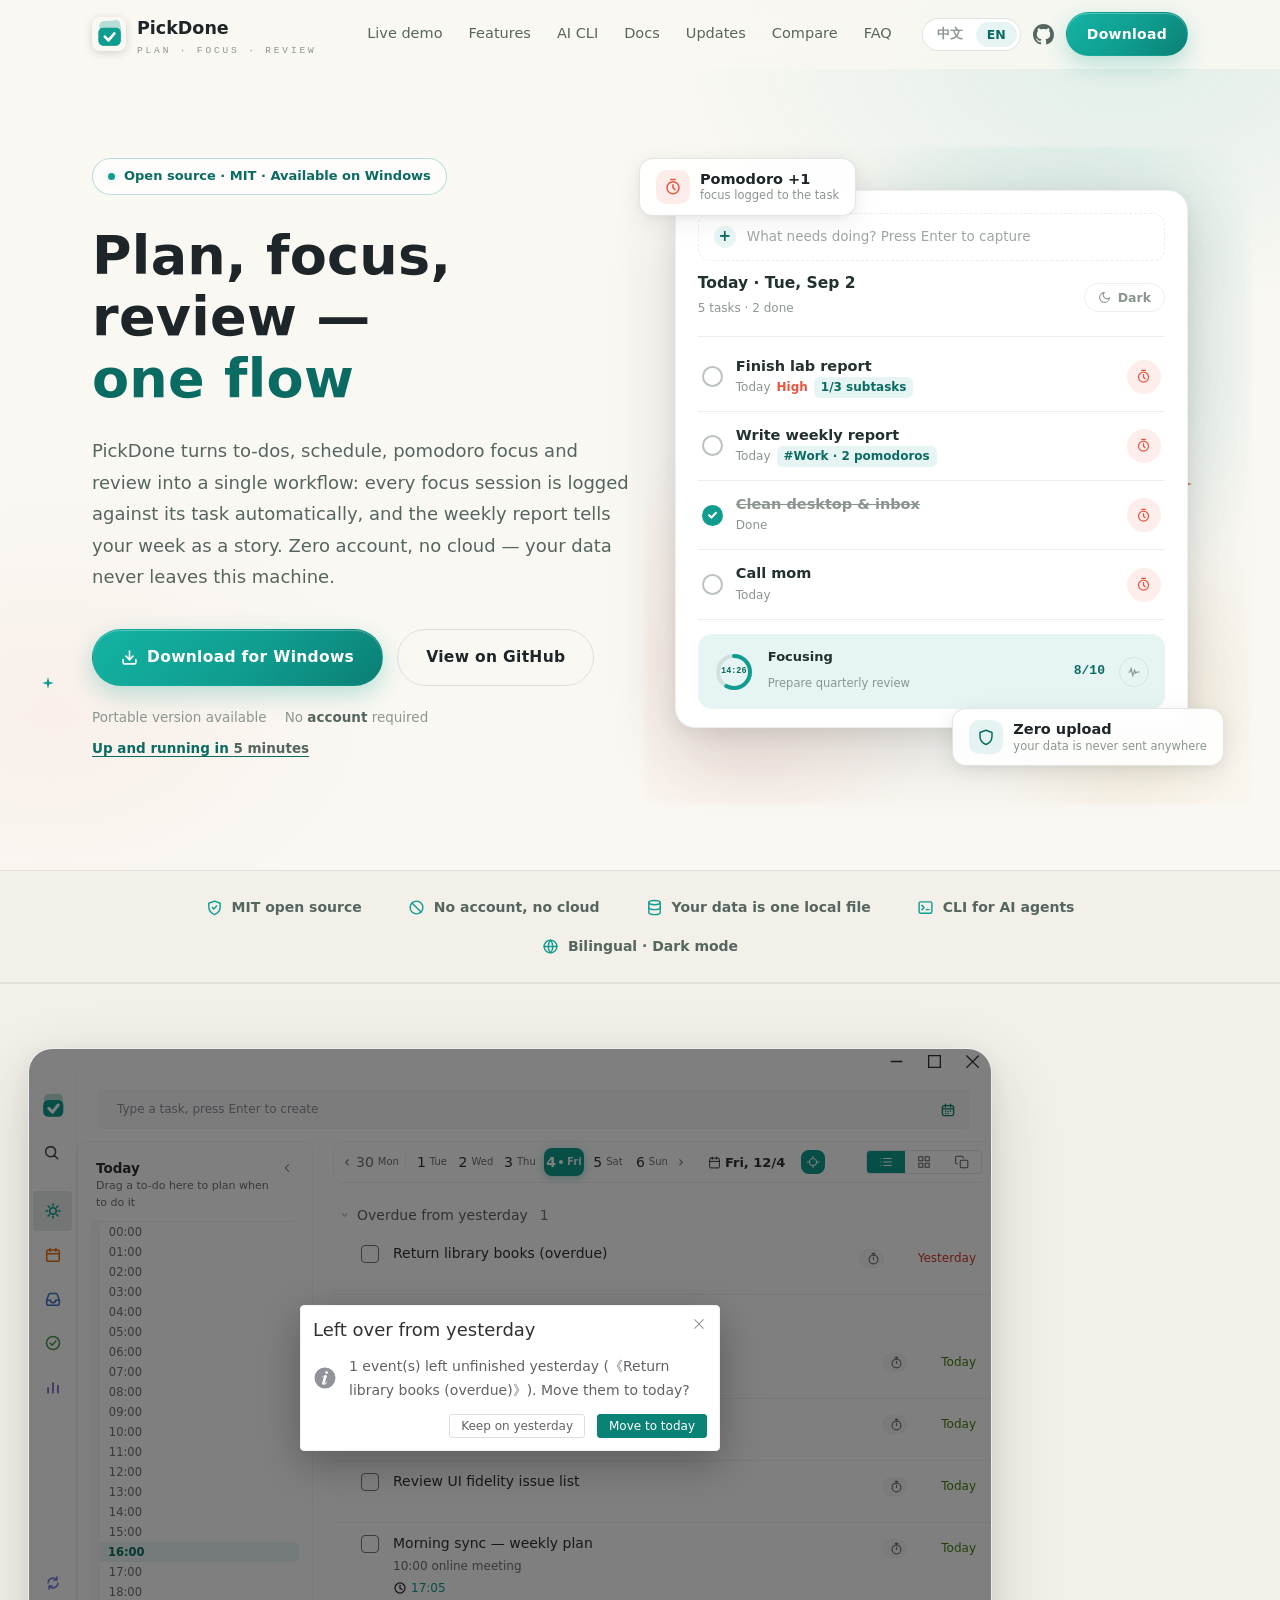
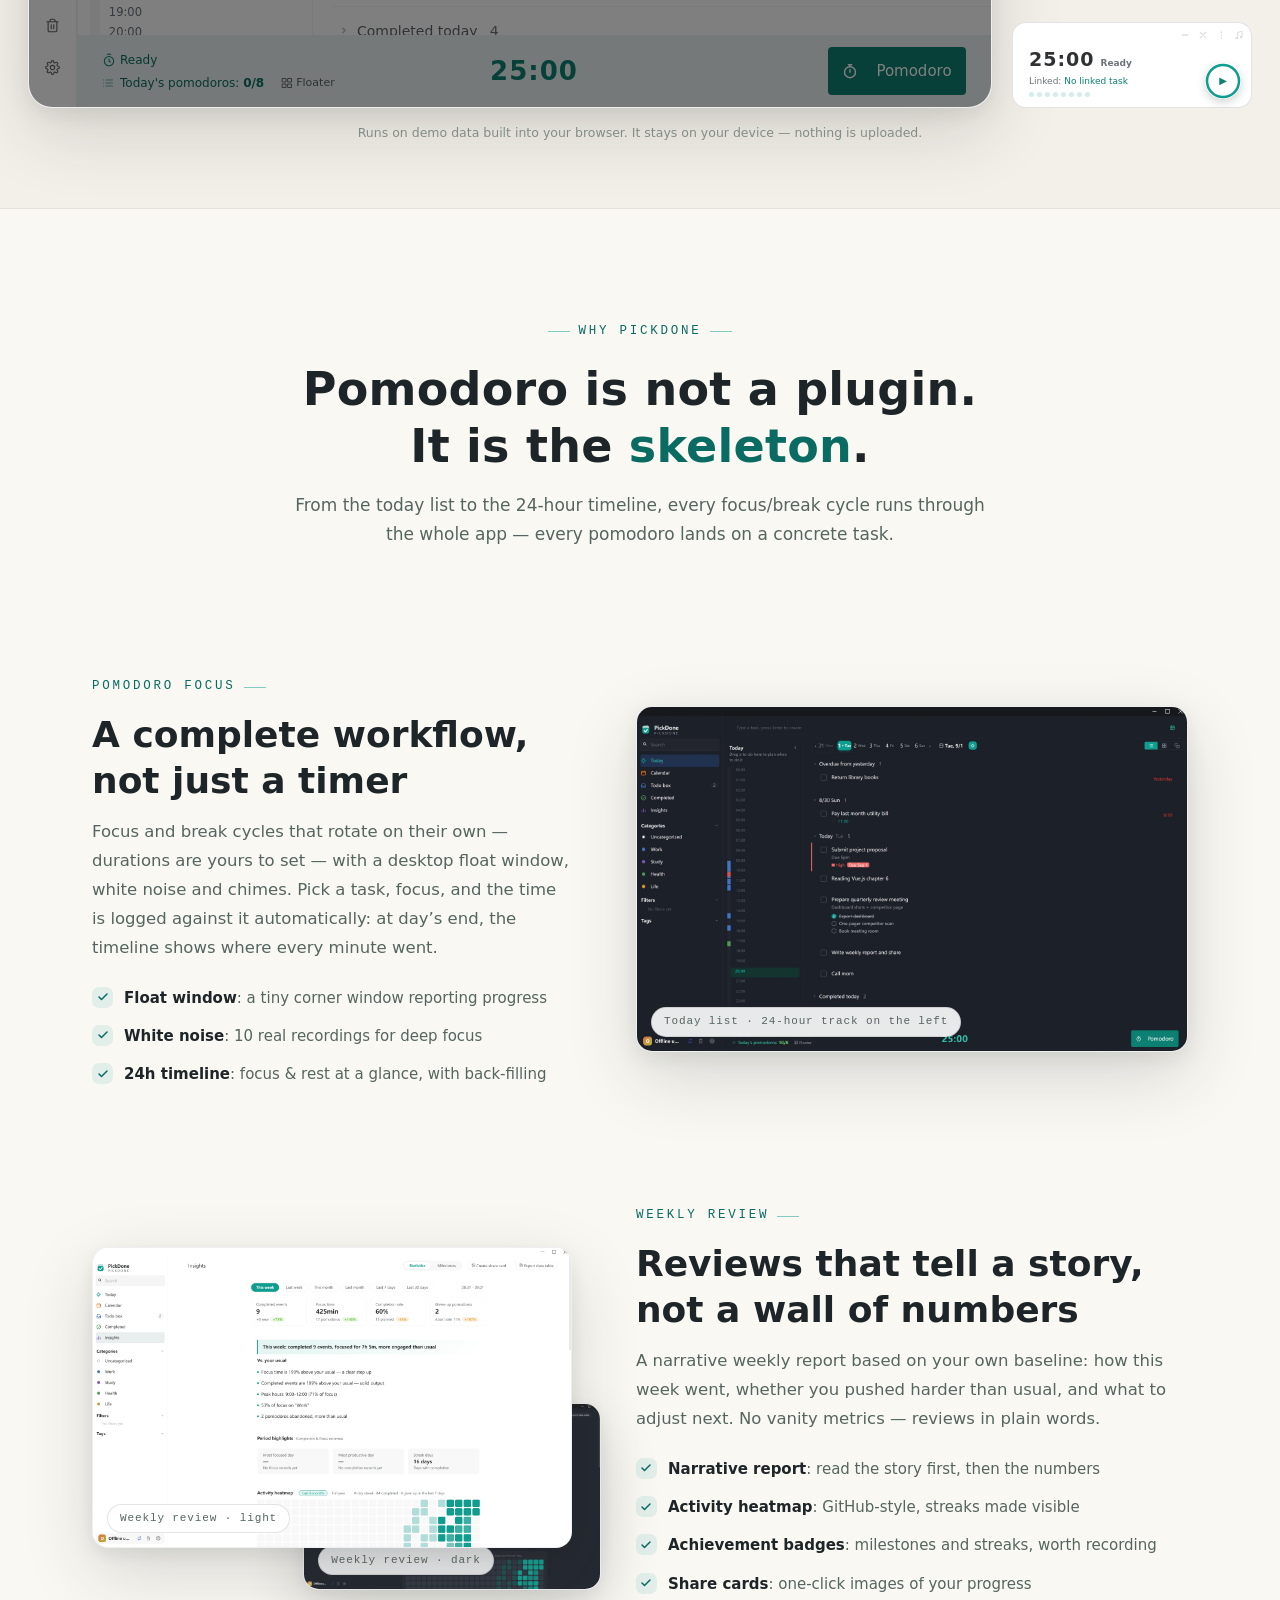
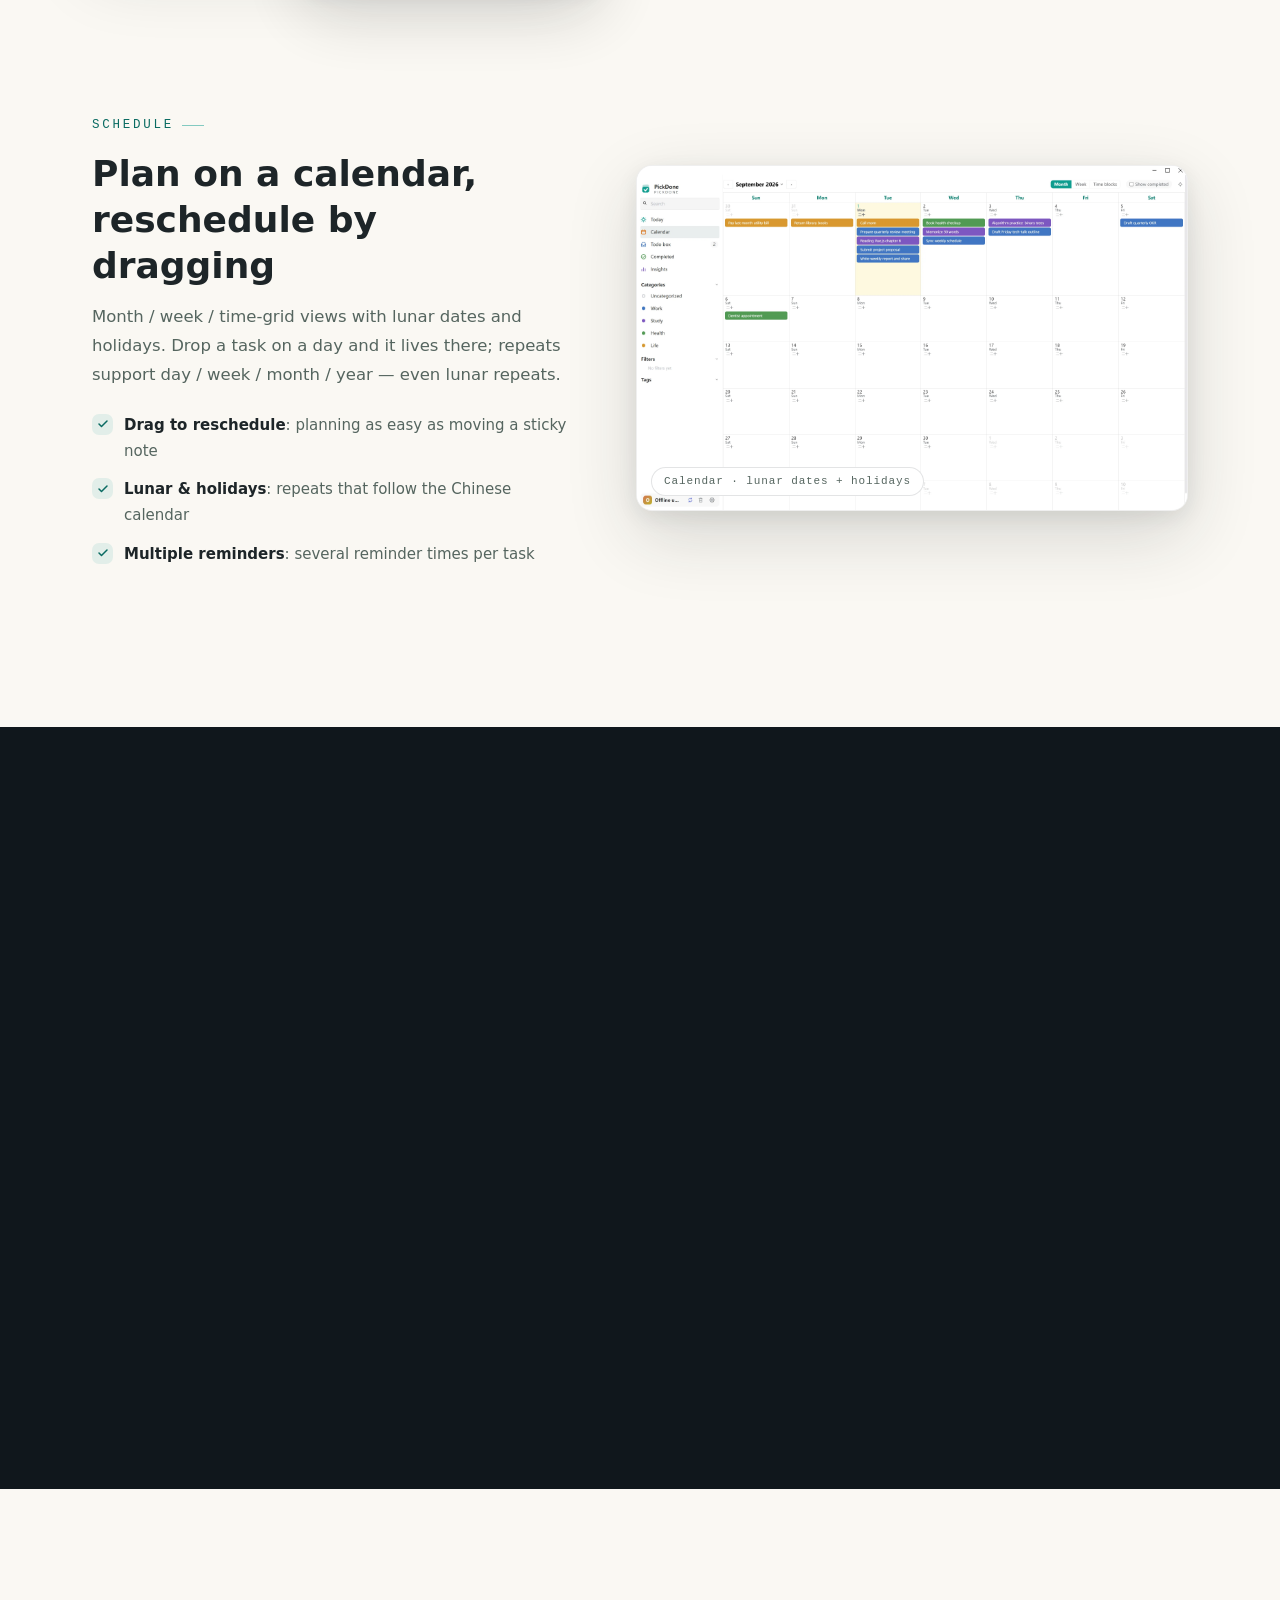
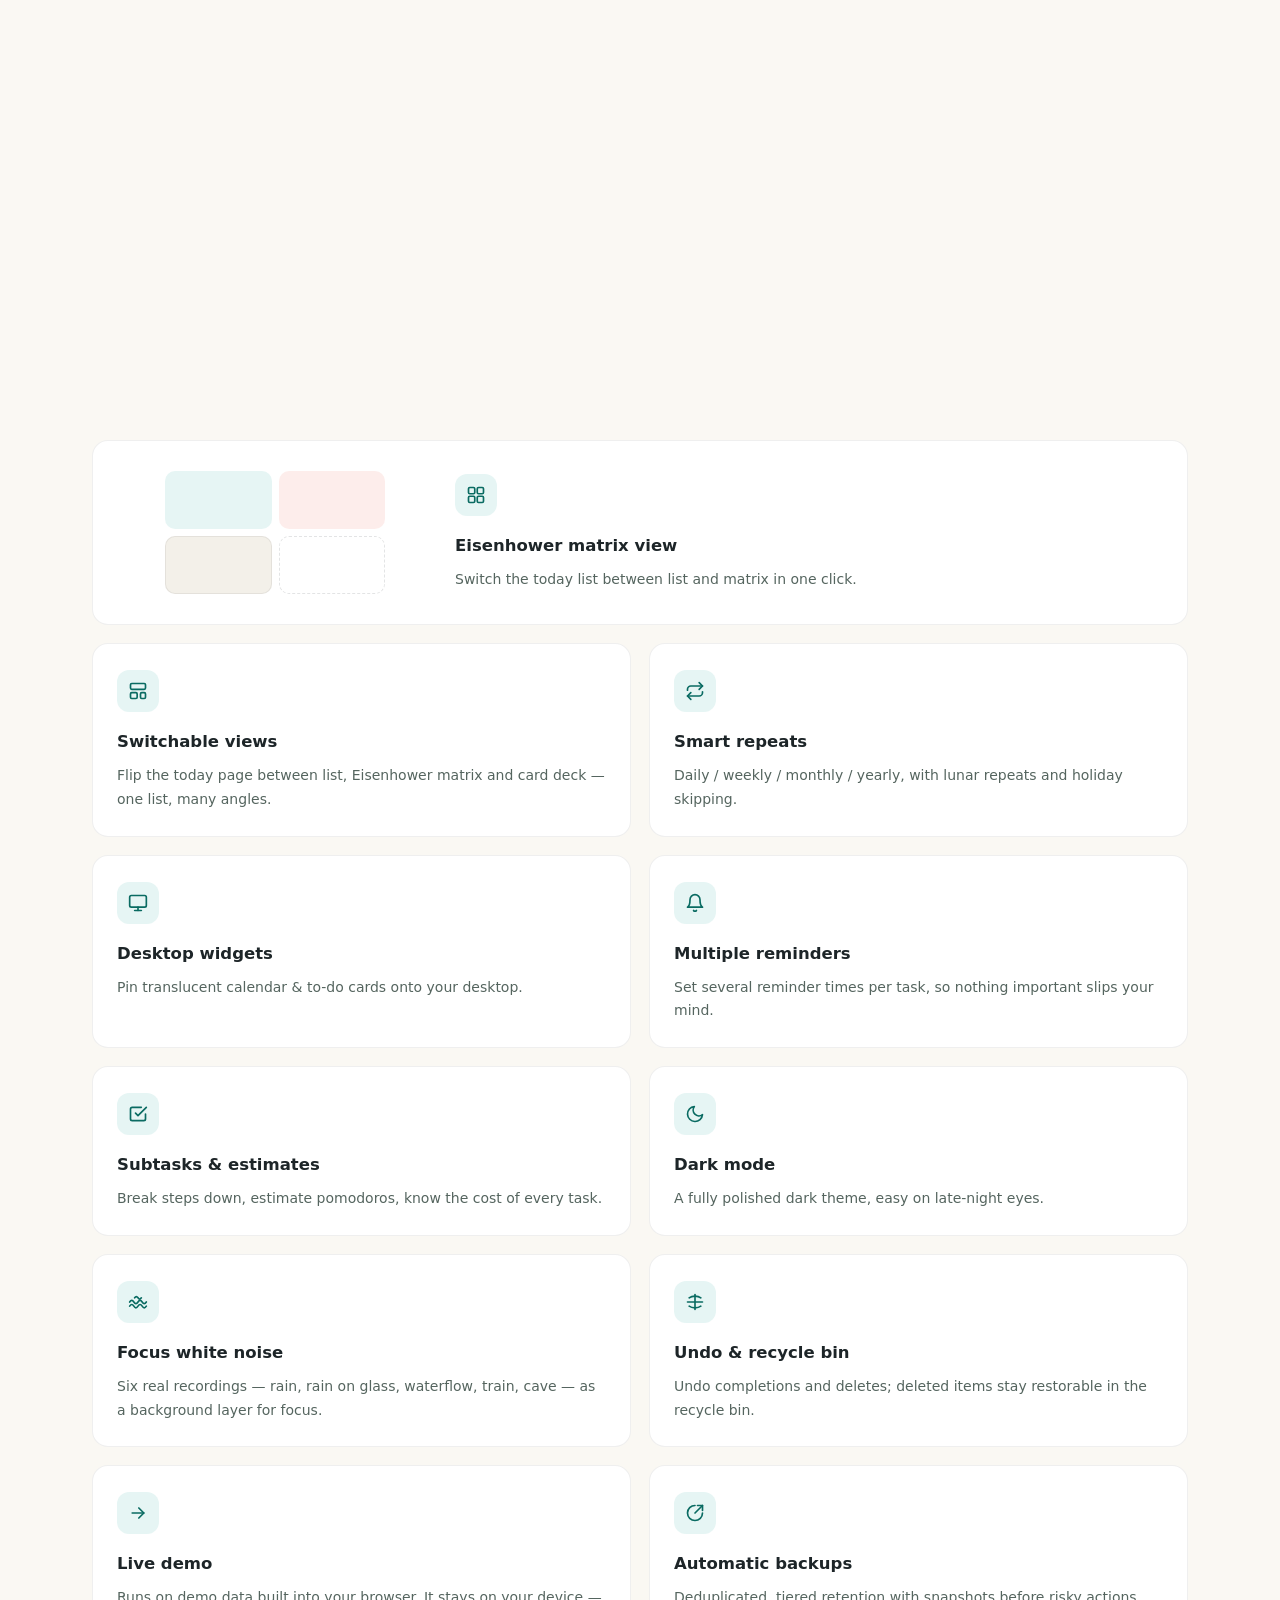
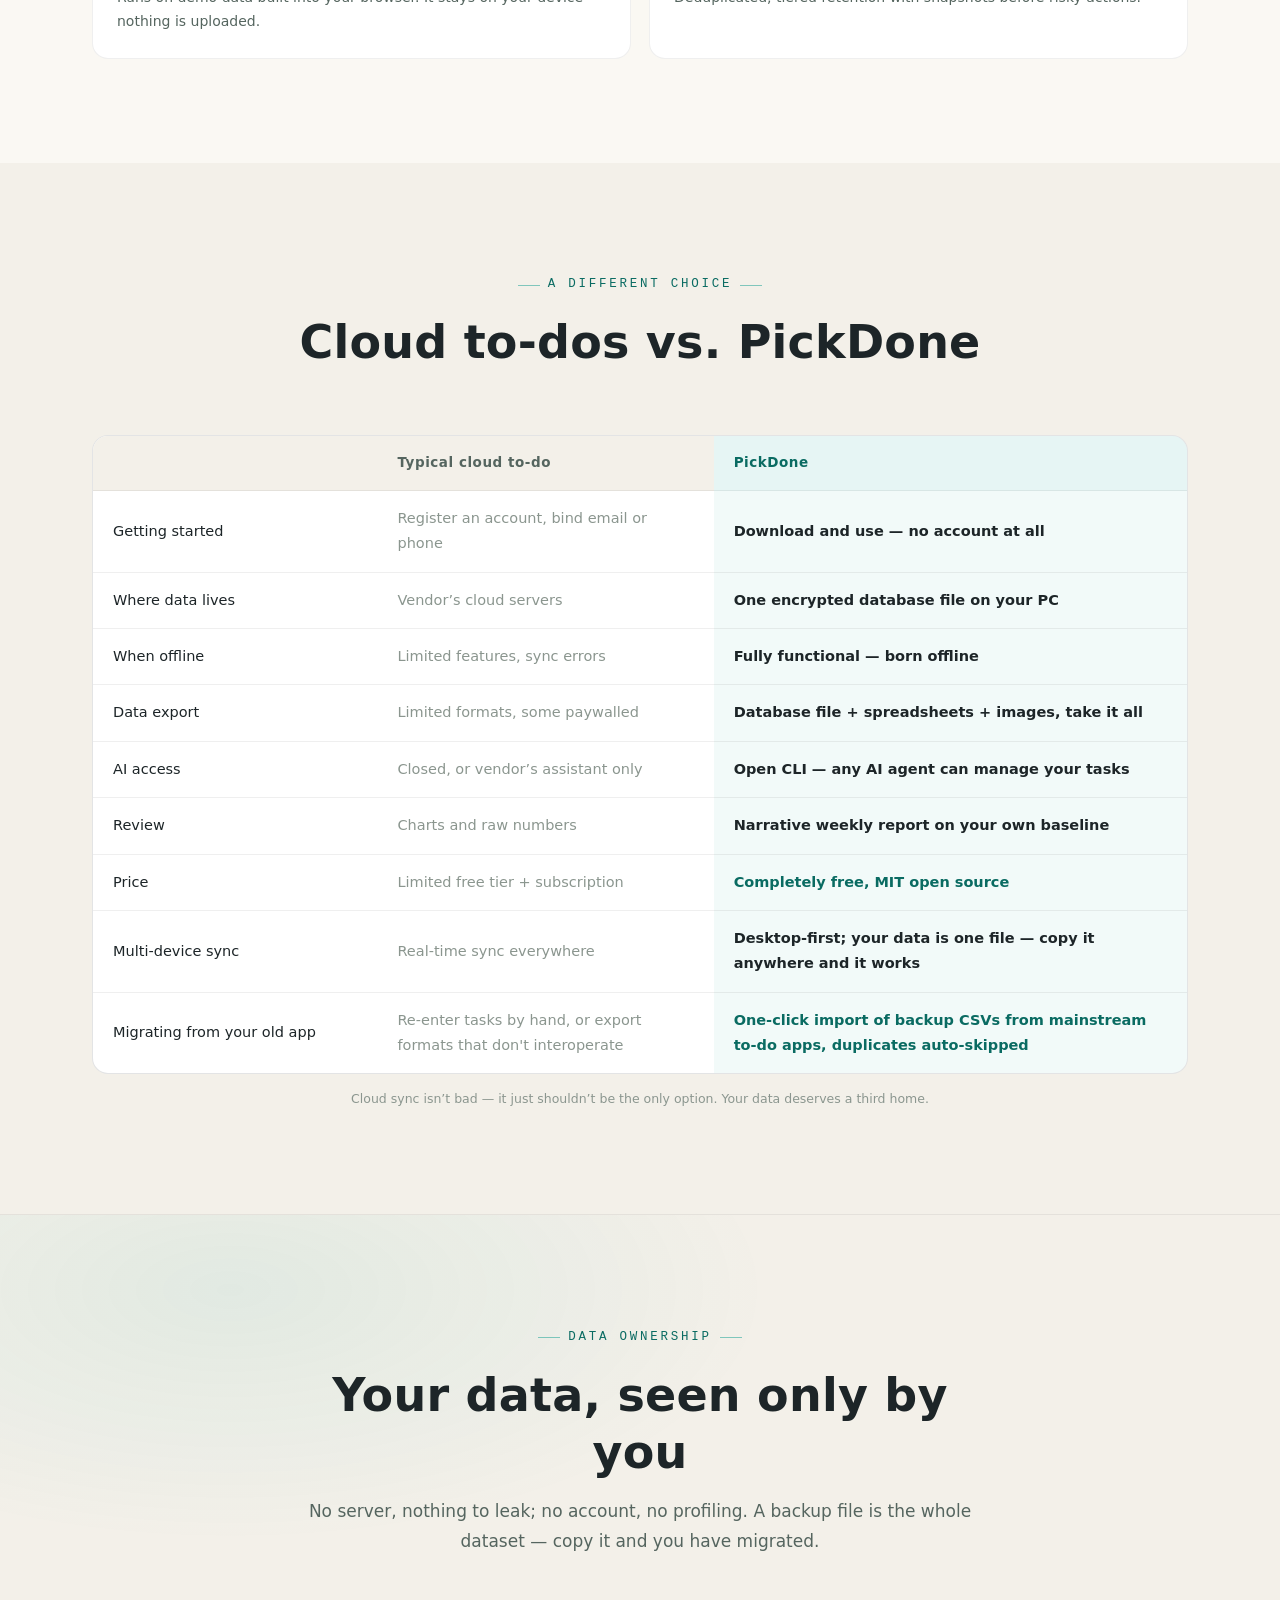
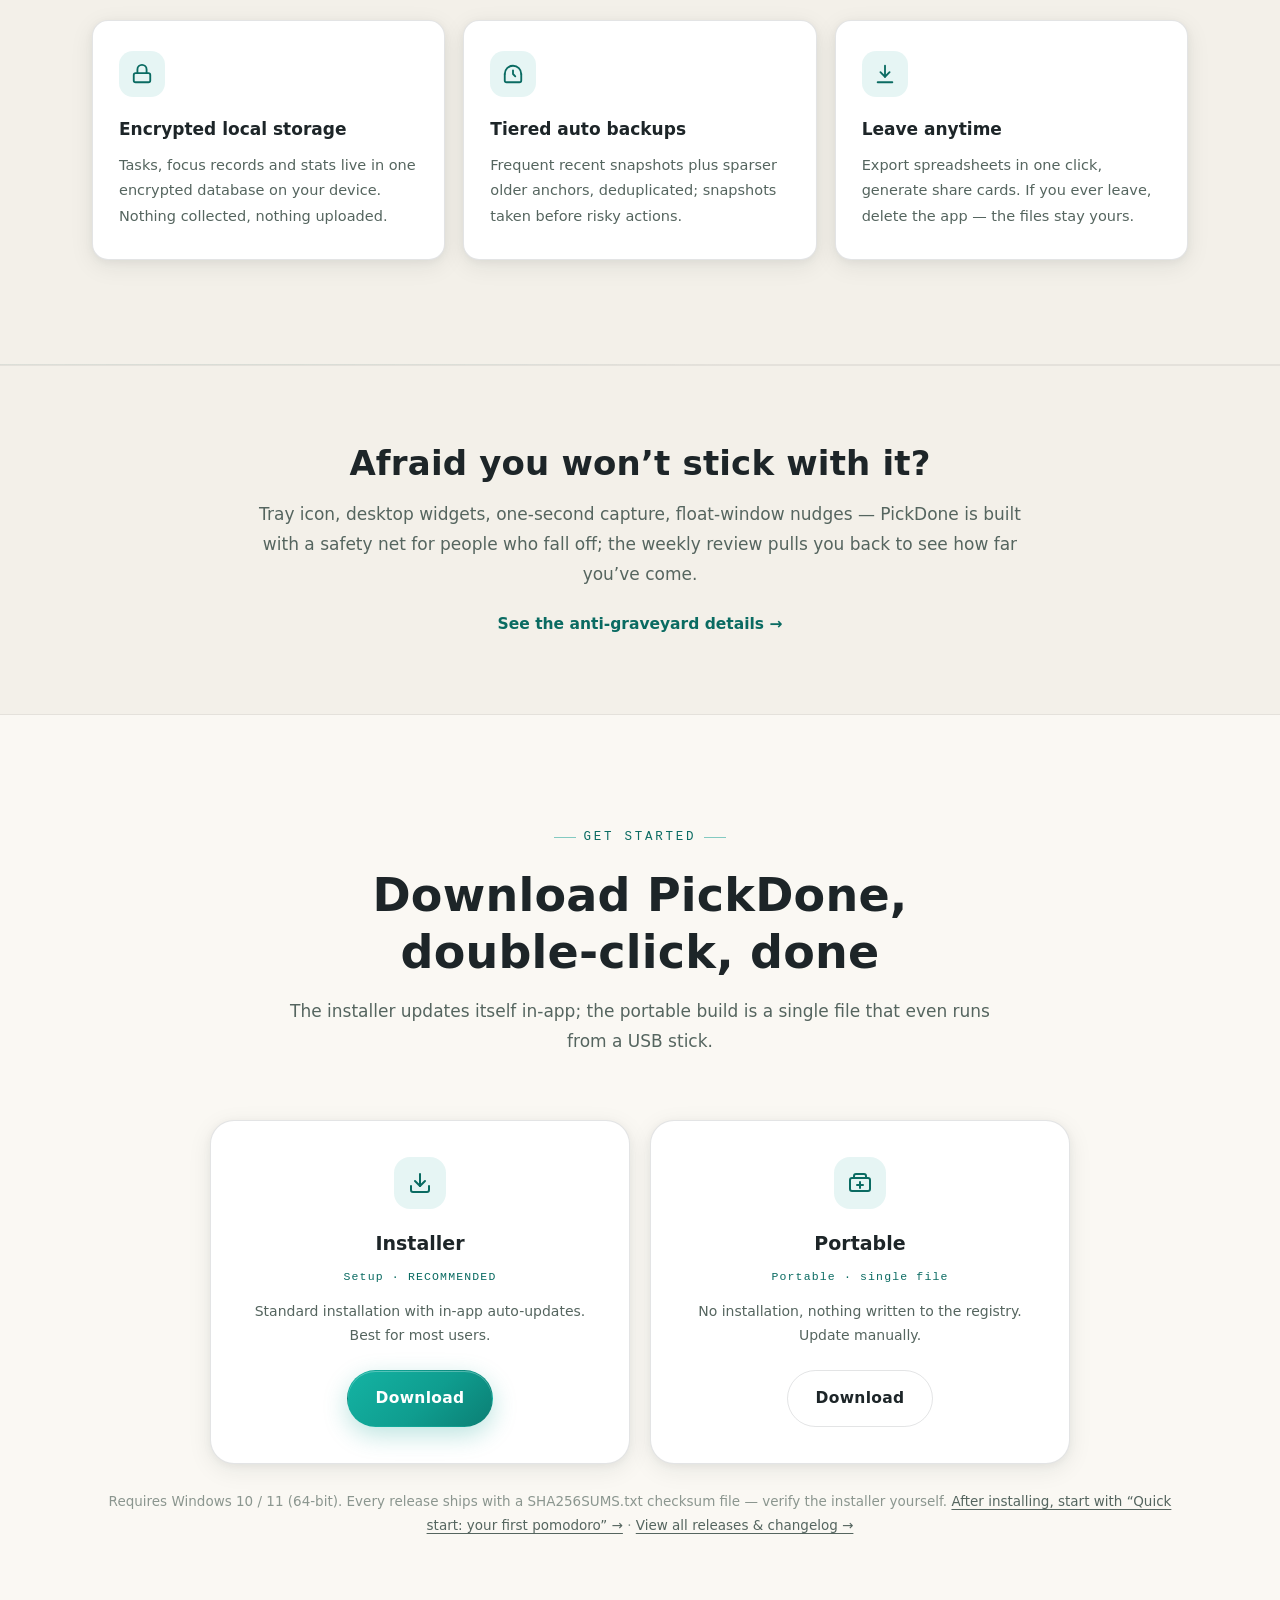
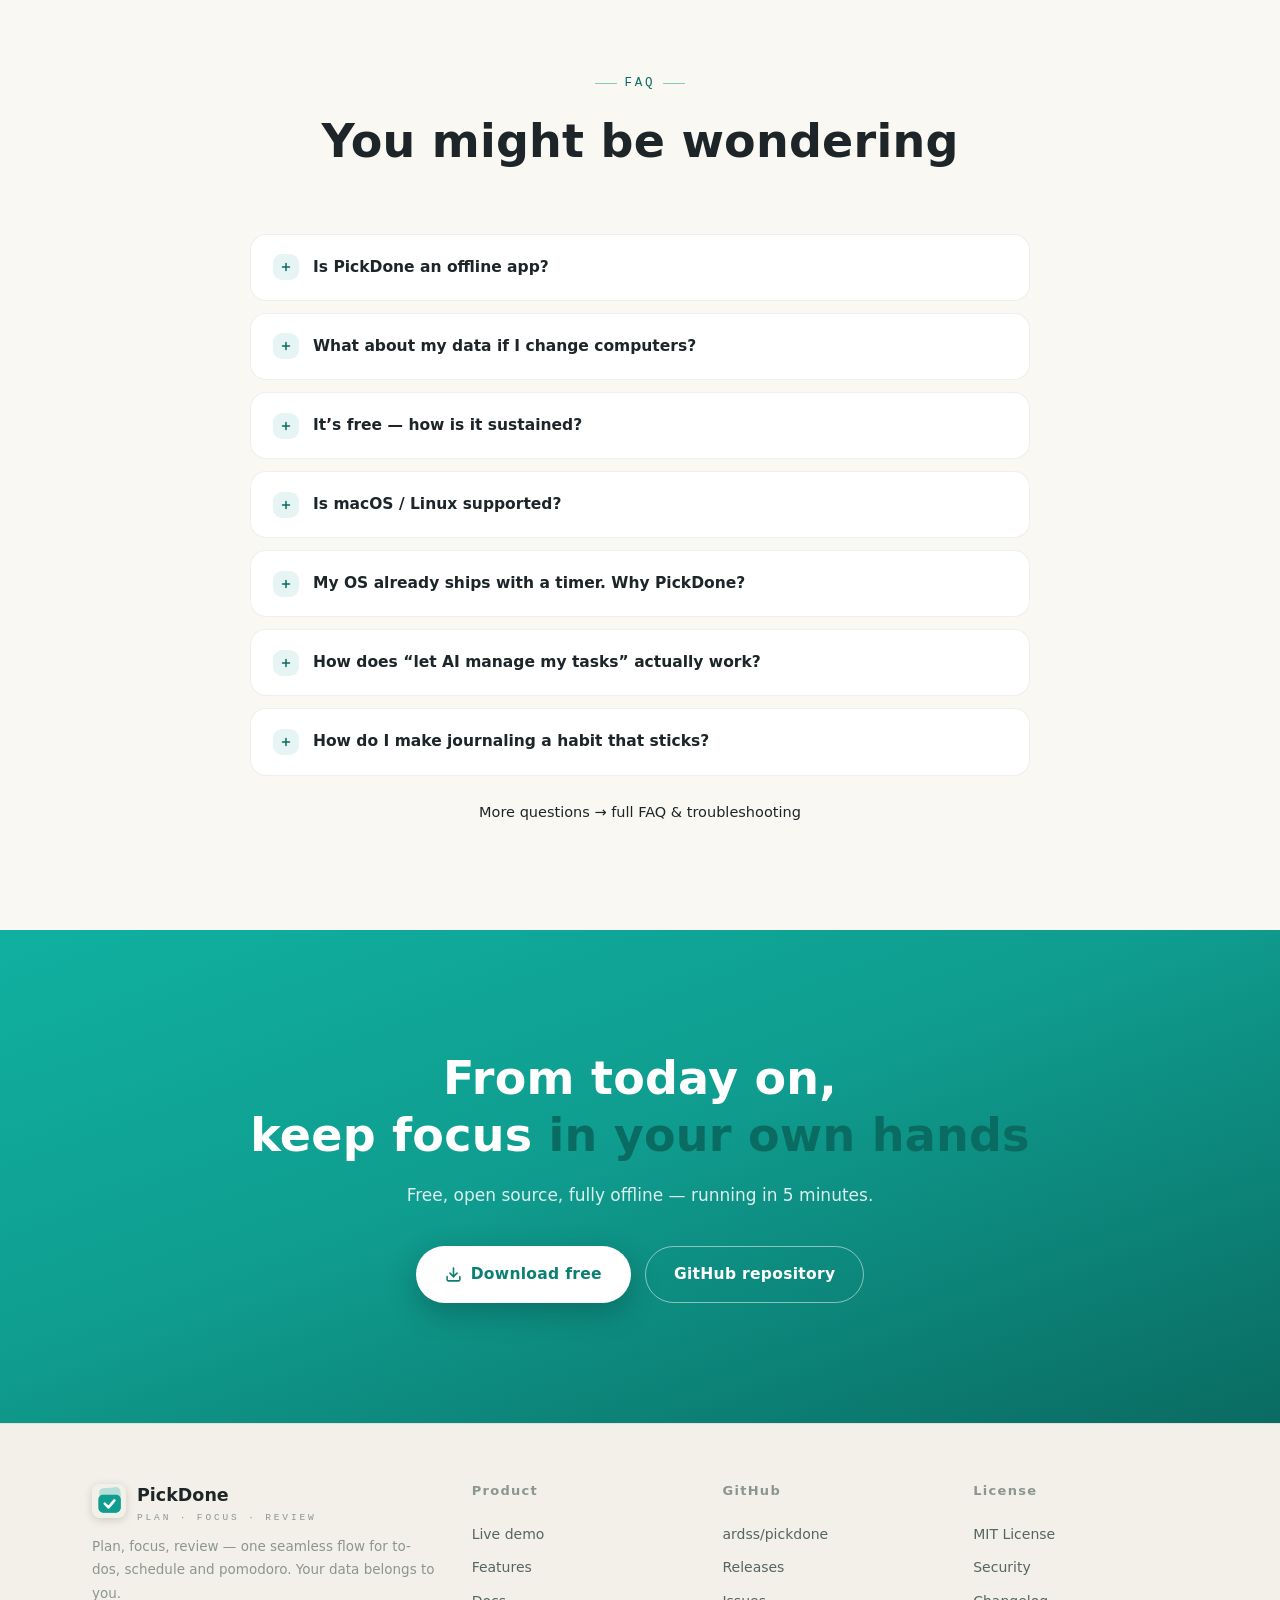
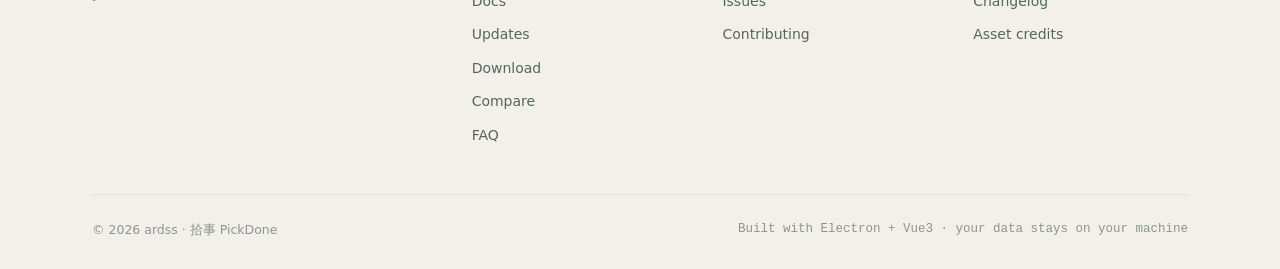
<file: index.html>
<!DOCTYPE html>
<html lang="zh-CN">
<head>
<meta charset="UTF-8">
<meta name="viewport" content="width=device-width, initial-scale=1.0">
<title>拾事 PickDone — 计划、专注、复盘，一气呵成</title>
<meta name="description" content="拾事（PickDone）：把待办、日程、番茄专注和数据复盘连成一条工作流——专注自动归账到每件事，周报把一周讲成故事。免费开源，AI 可直接替你管任务；数据只存在你的电脑里。">
<meta property="og:title" content="拾事 PickDone — 你的待办，只属于你">
<meta property="og:description" content="计划、专注、复盘，一气呵成：待办 · 日程 · 番茄 · 周报一条工作流。MIT 开源，AI 可直接替你管任务。">
<meta property="og:type" content="website">
<meta property="og:url" content="https://pickdone.app/">
<meta property="og:image" content="https://pickdone.app/assets/img/og-cover.png">
<meta property="og:image:width" content="1200">
<meta property="og:image:height" content="630">
<meta property="og:site_name" content="PickDone">
<meta property="og:locale" content="zh_CN">
<meta property="og:locale:alternate" content="en_US">
<meta name="twitter:card" content="summary_large_image">
<meta name="twitter:image" content="https://pickdone.app/assets/img/og-cover.png">
<meta name="twitter:title" content="拾事 PickDone — 你的待办，只属于你">
<meta name="twitter:description" content="计划、专注、复盘，一气呵成：待办 · 日程 · 番茄 · 周报一条工作流。MIT 开源，AI 可直接替你管任务。">
<meta name="msvalidate.01" content="02E07FBA0899AEF9E1F41C994A34BA62" />
<link rel="canonical" href="https://pickdone.app/">
<meta name="theme-color" content="#0f9d8f">
<link rel="icon" type="image/png" href="assets/img/logo-64.png">
<link rel="stylesheet" href="assets/css/style.css?v=20260905f">
<script type="application/ld+json">{"@context": "https://schema.org", "@type": "SoftwareApplication", "name": "拾事 PickDone", "alternateName": "PickDone", "operatingSystem": "Windows 10, Windows 11", "applicationCategory": "ProductivityApplication", "description": "本地离线优先的待办 · 日程 · 番茄专注桌面应用。零账号、零联网，数据就是一个本机加密文件。MIT 开源，内置 AI CLI 可让 AI 代理直接管理任务。", "url": "https://pickdone.app/", "downloadUrl": "https://pickdone.app/", "softwareVersion": "0.1.0", "dateModified": "2026-09-04", "isAccessibleForFree": true, "license": "https://opensource.org/licenses/MIT", "offers": {"@type": "Offer", "price": "0", "priceCurrency": "USD"}, "author": {"@type": "Organization", "name": "PickDone", "url": "https://pickdone.app/"}, "featureList": "离线待办与日程、番茄专注与自动记账、统计复盘、本机加密存储、自动备份、AI CLI、双语言界面"}</script>
<script type="application/ld+json">{"@context": "https://schema.org", "@type": "WebSite", "name": "拾事 PickDone", "url": "https://pickdone.app/", "inLanguage": "zh-CN"}</script>
  <script>if ('scrollRestoration' in history) history.scrollRestoration = 'manual'</script>
</head>
<body>

<!-- ================= 导航 ================= -->
<header class="nav" id="nav">
  <div class="nav-inner">
    <a class="brand" href="#top" aria-label="PickDone 首页">
      <img src="assets/img/logo.png" alt="" width="34" height="34">
      <span data-i18n-html="brand.name">拾事<small>PICKDONE</small></span>
    </a>
    <nav class="nav-links" aria-label="主导航">
      <a href="#demo" data-i18n="nav.demo">在线演示</a>
      <a href="#pillars" data-i18n="nav.features">功能</a>
      <a href="#cli" data-i18n="nav.cli">AI CLI</a>
      <a href="docs.html" data-i18n="nav.docs">文档</a>
      <a href="blog.html" data-i18n="nav.blog">更新</a>
      <a href="#compare" data-i18n="nav.compare">对比</a>
      <a href="#faq" data-i18n="nav.faq">常见问题</a>
    </nav>
    <div class="nav-acts">
      <div class="lang-switch" role="group" aria-label="Language">
        <button type="button" id="langZh" class="on" aria-pressed="true">中文</button>
        <button type="button" id="langEn" aria-pressed="false">EN</button>
      </div>
      <a class="gh-link" href="https://github.com/ardss/pickdone" target="_blank" rel="noopener" aria-label="GitHub">
        <svg width="21" height="21" viewBox="0 0 16 16" fill="currentColor" aria-hidden="true"><path d="M8 0C3.58 0 0 3.58 0 8c0 3.54 2.29 6.53 5.47 7.59.4.07.55-.17.55-.38 0-.19-.01-.82-.01-1.49-2.01.37-2.53-.49-2.69-.94-.09-.23-.48-.94-.82-1.13-.28-.15-.68-.52-.01-.53.63-.01 1.08.58 1.23.82.72 1.21 1.87.87 2.33.66.07-.52.28-.87.51-1.07-1.78-.2-3.64-.89-3.64-3.95 0-.87.31-1.59.82-2.15-.08-.2-.36-1.02.08-2.12 0 0 .67-.21 2.2.82.64-.18 1.32-.27 2-.27s1.36.09 2 .27c1.53-1.04 2.2-.82 2.2-.82.44 1.1.16 1.92.08 2.12.51.56.82 1.27.82 2.15 0 3.07-1.87 3.75-3.65 3.95.29.25.54.73.54 1.48 0 1.07-.01 1.93-.01 2.2 0 .21.15.46.55.38A8.01 8.01 0 0 0 16 8c0-4.42-3.58-8-8-8Z"/></svg>
      </a>
      <a class="btn btn-primary btn-sm" href="#download" data-i18n="nav.download">免费下载</a>
    </div>
  </div>
</header>

<main id="top">

  <!-- ================= Hero ================= -->
  <section class="hero">
    <div class="wrap hero-grid">
      <span class="spark" style="top:6%;right:46%" aria-hidden="true"><svg width="20" height="20" viewBox="0 0 24 24" fill="currentColor"><path d="M12 2l2.2 7.8L22 12l-7.8 2.2L12 22l-2.2-7.8L2 12l7.8-2.2z"/></svg></span>
      <span class="spark s2" style="bottom:10%;left:-2%" aria-hidden="true"><svg width="14" height="14" viewBox="0 0 24 24" fill="currentColor"><path d="M12 2l2.2 7.8L22 12l-7.8 2.2L12 22l-2.2-7.8L2 12l7.8-2.2z"/></svg></span>
      <span class="spark s3" style="top:52%;right:2%" aria-hidden="true"><svg width="12" height="12" viewBox="0 0 24 24" fill="currentColor"><path d="M12 2l2.2 7.8L22 12l-7.8 2.2L12 22l-2.2-7.8L2 12l7.8-2.2z"/></svg></span>
      <div>
        <span class="hero-badge"><span class="dot"></span><span data-i18n="hero.badge">开源 · MIT 协议 · Windows 可用</span></span>
        <h1 data-i18n-html="hero.h1">计划、专注、复盘，<br><span class="em">一气呵成</span></h1>
        <p class="hero-sub" data-i18n="hero.sub">拾事把待办、日程、番茄专注和数据复盘连成一条工作流：专注时长自动归账到每一件事，周报替你把一周讲成故事。零账号、零联网——数据只存在你的电脑里。</p>
        <div class="hero-cta">
          <a class="btn btn-primary" href="#download">
            <svg width="17" height="17" viewBox="0 0 24 24" fill="none" stroke="currentColor" stroke-width="2.2" stroke-linecap="round" stroke-linejoin="round" aria-hidden="true"><path d="M21 15v4a2 2 0 0 1-2 2H5a2 2 0 0 1-2-2v-4"/><polyline points="7 10 12 15 17 10"/><line x1="12" y1="15" x2="12" y2="3"/></svg>
            <span data-i18n="hero.cta1">免费下载 Windows 版</span>
          </a>
          <a class="btn btn-ghost" href="https://github.com/ardss/pickdone" target="_blank" rel="noopener" data-i18n="hero.cta2">在 GitHub 查看</a>
        </div>
        <p class="hero-meta">
          <span data-i18n-html="hero.m1">免安装便携版可用</span>
          <span data-i18n-html="hero.m2">无需注册<b>任何账号</b></span>
          <a href="docs.html" data-i18n-html="hero.m3">启动即用，<b>5 分钟</b>上手</a>
        </p>
      </div>
      <div class="mock-stage">
        <div class="mock-blob" aria-hidden="true"></div>
        <div class="mock" id="mock" aria-label="拾事今日清单界面演示">
          <div class="mock-quickadd" aria-hidden="true">
            <span class="qa-plus">+</span>
            <span class="qa-text" data-i18n="mk.qa">想做点什么？回车即记，一秒捕获</span>
          </div>
          <div class="mock-head">
            <div class="mock-date"><b data-i18n="mk.date">今天 · 9月2日 周二</b><span data-i18n="mk.sub">5 件待办 · 已完成 2</span></div>
            <button type="button" class="mock-toggle" id="mockTheme" aria-pressed="false">
              <svg width="13" height="13" viewBox="0 0 24 24" fill="none" stroke="currentColor" stroke-width="2" stroke-linecap="round" aria-hidden="true"><path d="M21 12.8A9 9 0 1 1 11.2 3a7 7 0 0 0 9.8 9.8Z"/></svg>
              <span data-i18n="mk.dark">深色</span>
            </button>
          </div>
          <div class="mock-row">
            <span class="mock-check" aria-hidden="true"><svg viewBox="0 0 16 16" fill="none" stroke="currentColor" stroke-width="3" stroke-linecap="round" stroke-linejoin="round"><polyline points="13 4 6.5 11 3 7.5"/></svg></span>
            <div class="mock-body">
              <div class="mock-title" data-i18n="mk.t1">递交项目立项材料</div>
              <div class="mock-meta"><span data-i18n="mk.today">今天</span><span class="prio" data-i18n="mk.prio">高</span><span class="sub" data-i18n="mk.sub1">子任务 1/3</span></div>
            </div>
            <span class="mock-tomato" aria-hidden="true"><svg width="15" height="15" viewBox="0 0 24 24" fill="none" stroke="currentColor" stroke-width="2" stroke-linecap="round"><circle cx="12" cy="13" r="8"/><path d="M12 9v4l2.5 2.5"/><path d="M9 2h6"/></svg></span>
          </div>
          <div class="mock-row">
            <span class="mock-check" aria-hidden="true"><svg viewBox="0 0 16 16" fill="none" stroke="currentColor" stroke-width="3" stroke-linecap="round" stroke-linejoin="round"><polyline points="13 4 6.5 11 3 7.5"/></svg></span>
            <div class="mock-body">
              <div class="mock-title" data-i18n="mk.t2">写周报并发到群里</div>
              <div class="mock-meta"><span data-i18n="mk.today">今天</span><span class="sub" data-i18n="mk.tag">#工作 · 预计 2 个番茄</span></div>
            </div>
            <span class="mock-tomato" aria-hidden="true"><svg width="15" height="15" viewBox="0 0 24 24" fill="none" stroke="currentColor" stroke-width="2" stroke-linecap="round"><circle cx="12" cy="13" r="8"/><path d="M12 9v4l2.5 2.5"/><path d="M9 2h6"/></svg></span>
          </div>
          <div class="mock-row done">
            <span class="mock-check" aria-hidden="true"><svg viewBox="0 0 16 16" fill="none" stroke="currentColor" stroke-width="3" stroke-linecap="round" stroke-linejoin="round"><polyline points="13 4 6.5 11 3 7.5"/></svg></span>
            <div class="mock-body">
              <div class="mock-title" data-i18n="mk.t3">整理桌面与收件箱</div>
              <div class="mock-meta"><span data-i18n="mk.done">已完成</span></div>
            </div>
            <span class="mock-tomato" aria-hidden="true"><svg width="15" height="15" viewBox="0 0 24 24" fill="none" stroke="currentColor" stroke-width="2" stroke-linecap="round"><circle cx="12" cy="13" r="8"/><path d="M12 9v4l2.5 2.5"/><path d="M9 2h6"/></svg></span>
          </div>
          <div class="mock-row">
            <span class="mock-check" aria-hidden="true"><svg viewBox="0 0 16 16" fill="none" stroke="currentColor" stroke-width="3" stroke-linecap="round" stroke-linejoin="round"><polyline points="13 4 6.5 11 3 7.5"/></svg></span>
            <div class="mock-body">
              <div class="mock-title" data-i18n="mk.t4">给妈妈打电话</div>
              <div class="mock-meta"><span data-i18n="mk.today">今天</span></div>
            </div>
            <span class="mock-tomato" aria-hidden="true"><svg width="15" height="15" viewBox="0 0 24 24" fill="none" stroke="currentColor" stroke-width="2" stroke-linecap="round"><circle cx="12" cy="13" r="8"/><path d="M12 9v4l2.5 2.5"/><path d="M9 2h6"/></svg></span>
          </div>
          <div class="mock-bar">
            <span class="mock-ring" aria-hidden="true">
              <svg width="40" height="40" viewBox="0 0 40 40"><circle class="track" cx="20" cy="20" r="16" fill="none" stroke-width="4"/><circle class="fill" id="mockRing" cx="20" cy="20" r="16" fill="none" stroke-width="4" stroke-linecap="round" stroke-dasharray="100.5" stroke-dashoffset="55"/></svg>
              <b id="mockClock">14:32</b>
            </span>
            <span class="mock-bar-text"><b data-i18n="mk.focus">专注中</b><span data-i18n="mk.focusTask">准备季度产品评审会</span></span>
            <span class="mock-bar-count" data-i18n="mk.harvest">8/10</span>
            <span class="mock-noise" aria-hidden="true"><svg width="14" height="14" viewBox="0 0 24 24" fill="none" stroke="currentColor" stroke-width="2" stroke-linecap="round"><path d="M3 12h2l2-6 3 12 3-9 2 5 2-2h4"/></svg></span>
          </div>
        </div>
        <div class="float-chip chip-1">
          <span class="ic">
            <svg width="18" height="18" viewBox="0 0 24 24" fill="none" stroke="currentColor" stroke-width="2" stroke-linecap="round" aria-hidden="true"><circle cx="12" cy="13" r="8"/><path d="M12 9v4l2.5 2.5"/><path d="M9 2h6"/></svg>
          </span>
          <div><b data-i18n="hero.chip1t">番茄 +1</b><span data-i18n="hero.chip1">专注自动归账到任务</span></div>
        </div>
        <div class="float-chip chip-2">
          <span class="ic">
            <svg width="18" height="18" viewBox="0 0 24 24" fill="none" stroke="currentColor" stroke-width="2" stroke-linecap="round" stroke-linejoin="round" aria-hidden="true"><path d="M12 22c5-2 8-5.5 8-11V6l-8-3-8 3v5c0 5.5 3 9 8 11Z"/></svg>
          </span>
          <div><b data-i18n="hero.chip2t">0 上传</b><span data-i18n="hero.chip2">你的数据从没被上传过</span></div>
        </div>
      </div>
    </div>
  </section>

  <!-- ================= 信任条 ================= -->
  <section class="trust">
    <div class="wrap trust-row">
      <span class="trust-item"><svg width="17" height="17" viewBox="0 0 24 24" fill="none" stroke="currentColor" stroke-width="2" stroke-linecap="round" stroke-linejoin="round" aria-hidden="true"><path d="M12 22c5-2 8-5.5 8-11V6l-8-3-8 3v5c0 5.5 3 9 8 11Z"/><polyline points="9 12 11 14 15 10"/></svg><span data-i18n="trust.t1">MIT 开源</span></span>
      <span class="trust-item"><svg width="17" height="17" viewBox="0 0 24 24" fill="none" stroke="currentColor" stroke-width="2" stroke-linecap="round" aria-hidden="true"><circle cx="12" cy="12" r="9"/><path d="M5.5 5.5l13 13"/></svg><span data-i18n="trust.t2">零账号 零联网</span></span>
      <span class="trust-item"><svg width="17" height="17" viewBox="0 0 24 24" fill="none" stroke="currentColor" stroke-width="2" stroke-linecap="round" stroke-linejoin="round" aria-hidden="true"><ellipse cx="12" cy="5" rx="8" ry="3"/><path d="M4 5v14c0 1.7 3.6 3 8 3s8-1.3 8-3V5"/><path d="M4 12c0 1.7 3.6 3 8 3s8-1.3 8-3"/></svg><span data-i18n="trust.t3">数据就是本机一个文件</span></span>
      <span class="trust-item"><svg width="17" height="17" viewBox="0 0 24 24" fill="none" stroke="currentColor" stroke-width="2" stroke-linecap="round" stroke-linejoin="round" aria-hidden="true"><rect x="3" y="4" width="18" height="16" rx="2"/><path d="M7 9l3 3-3 3"/><path d="M13 15h4"/></svg><span data-i18n="trust.t4">CLI 让 AI 替你管任务</span></span>
      <span class="trust-item"><svg width="17" height="17" viewBox="0 0 24 24" fill="none" stroke="currentColor" stroke-width="2" stroke-linecap="round" stroke-linejoin="round" aria-hidden="true"><circle cx="12" cy="12" r="9"/><path d="M3 12h18"/><path d="M12 3a14 14 0 0 1 0 18 14 14 0 0 1 0-18Z"/></svg><span data-i18n="trust.t5">中英双语 · 深色模式</span></span>
    </div>
  </section>

  <!-- ================= 在线演示 ================= -->
  <section class="sec" id="demo">
    <div class="wrap">
      <div class="demo-stage reveal">
        <div class="demo-frame"><iframe src="demo/" title="拾事在线演示" loading="lazy"></iframe></div>
        <div class="float-col">
          <aside class="float-frame" title="桌面悬浮小窗 · 实时">
            <iframe src="demo/#/__tomato-float" loading="lazy"></iframe>
          </aside>
        </div>
      </div>
      <p class="demo-note" data-i18n="demo.note">内容由浏览器内置的演示数据生成，仅保存在你自己的设备上，不会上传。</p>
    </div>
  </section>

  <!-- ================= 三大支柱 ================= -->
  <section class="sec" id="pillars">
    <div class="wrap">
      <div class="sec-head reveal">
        <span class="eyebrow" data-i18n="pillars.eyebrow">为什么是拾事</span>
        <h2 data-i18n-html="pillars.h2">番茄不是插件，<br>是整个产品的<span class="hl">骨架</span></h2>
        <p class="lede" data-i18n="pillars.lede">从今日清单到 24 小时时间轴，专注与休息的每一次轮转都贯穿全程——每个番茄都会沉淀到具体的事项上。</p>
      </div>

      <!-- 支柱 1：番茄工作流 -->
      <div class="pillar">
        <div class="pillar-copy reveal">
          <span class="eyebrow" data-i18n="p1.eyebrow">番茄专注</span>
          <h3 data-i18n="p1.h">一条完整的工作流，不只是一个计时器</h3>
          <p data-i18n="p1.p">专注与休息自动轮转，时长在设置里随便调；桌面悬浮窗、白噪音与提示音陪伴。专注时挂上任务，结束时时长自动归账——一天结束，时间轴上看得见每一分钟去了哪。</p>
          <ul class="pillar-points">
            <li><span class="pt-ic"><svg width="12" height="12" viewBox="0 0 24 24" fill="none" stroke="currentColor" stroke-width="3" stroke-linecap="round" stroke-linejoin="round" aria-hidden="true"><polyline points="20 6 9 17 4 12"/></svg></span><span data-i18n-html="p1.b1"><b>悬浮窗</b>：缩到角落的专注小窗，随时报进度</span></li>
            <li><span class="pt-ic"><svg width="12" height="12" viewBox="0 0 24 24" fill="none" stroke="currentColor" stroke-width="3" stroke-linecap="round" stroke-linejoin="round" aria-hidden="true"><polyline points="20 6 9 17 4 12"/></svg></span><span data-i18n-html="p1.b2"><b>白噪音</b>：10 类真实录音，专注更有沉浸感</span></li>
            <li><span class="pt-ic"><svg width="12" height="12" viewBox="0 0 24 24" fill="none" stroke="currentColor" stroke-width="3" stroke-linecap="round" stroke-linejoin="round" aria-hidden="true"><polyline points="20 6 9 17 4 12"/></svg></span><span data-i18n-html="p1.b3"><b>24h 时间轴</b>：专注与休息一目了然，支持事后补录</span></li>
          </ul>
        </div>
        <div class="pillar-shot reveal d1" style="--tint:rgba(232,84,63,0.10)">
          <div class="frame">
            <img loading="lazy" width="1600" height="1000"
                 data-shots='{"zh":"assets/shots/today-dark.webp","en":"assets/shots/en-today-dark.webp"}'
                 src="assets/shots/today-dark.webp" alt="深色模式下的今日待办与时间轨">
            <span class="shot-cap" data-i18n="p1.cap">今日待办 · 左侧为 24 小时时间轨</span>
          </div>
        </div>
      </div>

      <!-- 支柱 2：数据复盘 -->
      <div class="pillar rev">
        <div class="pillar-copy reveal">
          <span class="eyebrow" data-i18n="p2.eyebrow">数据复盘</span>
          <h3 data-i18n="p2.h">复盘是小作文，不是数字墙</h3>
          <p data-i18n="p2.p">基于你自己的历史基线生成叙事式周报：这周怎么样、比平时更投入还是松懈、下一个周期怎么调整。没有虚荣指标，只有说得人话的复盘。</p>
          <ul class="pillar-points">
            <li><span class="pt-ic"><svg width="12" height="12" viewBox="0 0 24 24" fill="none" stroke="currentColor" stroke-width="3" stroke-linecap="round" stroke-linejoin="round" aria-hidden="true"><polyline points="20 6 9 17 4 12"/></svg></span><span data-i18n-html="p2.b1"><b>叙事周报</b>：先读一段总结，再看数据</span></li>
            <li><span class="pt-ic"><svg width="12" height="12" viewBox="0 0 24 24" fill="none" stroke="currentColor" stroke-width="3" stroke-linecap="round" stroke-linejoin="round" aria-hidden="true"><polyline points="20 6 9 17 4 12"/></svg></span><span data-i18n-html="p2.b2"><b>活跃热力图</b>：GitHub 风格，坚持看得见</span></li>
            <li><span class="pt-ic"><svg width="12" height="12" viewBox="0 0 24 24" fill="none" stroke="currentColor" stroke-width="3" stroke-linecap="round" stroke-linejoin="round" aria-hidden="true"><polyline points="20 6 9 17 4 12"/></svg></span><span data-i18n-html="p2.b4"><b>成就徽章</b>：里程碑与连续坚持，值得被记录</span></li>
            <li><span class="pt-ic"><svg width="12" height="12" viewBox="0 0 24 24" fill="none" stroke="currentColor" stroke-width="3" stroke-linecap="round" stroke-linejoin="round" aria-hidden="true"><polyline points="20 6 9 17 4 12"/></svg></span><span data-i18n-html="p2.b3"><b>分享卡片</b>：一键生成，把坚持晒出来</span></li>
          </ul>
        </div>
        <div class="pillar-shot reveal d1" style="--tint:rgba(15,157,143,0.12)">
          <div class="shot-pair">
            <div class="frame main">
              <img loading="lazy" width="1600" height="1000"
                   data-shots='{"zh":"assets/shots/statistics-light.webp","en":"assets/shots/en-statistics-light.webp"}'
                   src="assets/shots/statistics-light.webp" alt="数据复盘页：叙事式周报与热力图">
              <span class="shot-cap" data-i18n="p2.cap">数据复盘 · 浅色</span>
            </div>
            <div class="frame shadowing">
              <img loading="lazy" width="1600" height="1000"
                   data-shots='{"zh":"assets/shots/statistics-dark.webp","en":"assets/shots/en-statistics-dark.webp"}'
                   src="assets/shots/statistics-dark.webp" alt="数据复盘页深色模式">
              <span class="shot-cap" data-i18n="p2.capDark">数据复盘 · 深色</span>
            </div>
          </div>
        </div>
      </div>

      <!-- 支柱 3：日程 -->
      <div class="pillar">
        <div class="pillar-copy reveal">
          <span class="eyebrow" data-i18n="p3.eyebrow">日程月历</span>
          <h3 data-i18n="p3.h">月历上排日程，拖一下就改期</h3>
          <p data-i18n="p3.p">月 / 周 / 时间块三种视图，农历、节假日与调休一应俱全。任务拖到哪天就算哪天；重复任务支持天 / 周 / 月 / 年，甚至按农历重复。</p>
          <ul class="pillar-points">
            <li><span class="pt-ic"><svg width="12" height="12" viewBox="0 0 24 24" fill="none" stroke="currentColor" stroke-width="3" stroke-linecap="round" stroke-linejoin="round" aria-hidden="true"><polyline points="20 6 9 17 4 12"/></svg></span><span data-i18n-html="p3.b1"><b>拖拽改期</b>：排程像挪便签一样直观</span></li>
            <li><span class="pt-ic"><svg width="12" height="12" viewBox="0 0 24 24" fill="none" stroke="currentColor" stroke-width="3" stroke-linecap="round" stroke-linejoin="round" aria-hidden="true"><polyline points="20 6 9 17 4 12"/></svg></span><span data-i18n-html="p3.b2"><b>农历与节假日</b>：按中国日历过日子的任务也能重复</span></li>
            <li><span class="pt-ic"><svg width="12" height="12" viewBox="0 0 24 24" fill="none" stroke="currentColor" stroke-width="3" stroke-linecap="round" stroke-linejoin="round" aria-hidden="true"><polyline points="20 6 9 17 4 12"/></svg></span><span data-i18n-html="p3.b3"><b>多重提醒</b>：一件事可以设多个提醒时间</span></li>
          </ul>
        </div>
        <div class="pillar-shot reveal d1" style="--tint:rgba(126,87,194,0.10)">
          <div class="frame">
            <img loading="lazy" width="800" height="500"
                 data-shots='{"zh":"assets/img/calendar-drag.gif?v=4","en":"assets/shots/en-calendar-light.webp?v=2"}'
                 src="assets/img/calendar-drag.gif?v=4" alt="月历拖拽改期实录：把任务拖到另一天即完成改期">
            <span class="shot-cap" data-i18n="p3.cap">日程月历 · 农历 + 节假日</span>
          </div>
        </div>
      </div>
    </div>
  </section>

  <!-- ================= CLI ================= -->
  <section class="sec cli-sec" id="cli">
    <div class="wrap cli-grid">
      <div class="reveal">
        <span class="eyebrow" data-i18n="cli.eyebrow">AI-Ready CLI</span>
        <h2 data-i18n-html="cli.h">你和 AI，<br>用<span class="hl">同一套入口</span></h2>
        <p class="lede" data-i18n="cli.p">拾事的所有核心能力都开放为命令行原语，支持结构化输出。把它注册成 Claude、Cursor 等 AI 助手的工具，你的待办从此可以被托付——不用为 AI 单独开接口。</p>
      <p data-i18n="cli.plain" style="color:var(--text-2);font-size:14.5px;margin-bottom:18px">不会命令行？完全没关系——这一区是给 AI 助手和进阶玩家准备的，跳过它不影响任何日常使用。</p>
        <ul class="pillar-points" style="margin-top:22px">
          <li><span class="pt-ic"><svg width="12" height="12" viewBox="0 0 24 24" fill="none" stroke="currentColor" stroke-width="3" stroke-linecap="round" stroke-linejoin="round" aria-hidden="true"><polyline points="20 6 9 17 4 12"/></svg></span><span data-i18n-html="cli.b1"><b>20+ 命令</b>：任务、子任务、统计、回收站全域覆盖</span></li>
          <li><span class="pt-ic"><svg width="12" height="12" viewBox="0 0 24 24" fill="none" stroke="currentColor" stroke-width="3" stroke-linecap="round" stroke-linejoin="round" aria-hidden="true"><polyline points="20 6 9 17 4 12"/></svg></span><span data-i18n-html="cli.b2"><b>--json 输出</b>：Agent 拿到结构化数据就能干活</span></li>
          <li><span class="pt-ic"><svg width="12" height="12" viewBox="0 0 24 24" fill="none" stroke="currentColor" stroke-width="3" stroke-linecap="round" stroke-linejoin="round" aria-hidden="true"><polyline points="20 6 9 17 4 12"/></svg></span><span data-i18n-html="cli.b3"><b>同一份数据</b>：人和 AI 读写同一个本地库，没有同步</span></li>
        </ul>
      </div>
      <div class="reveal d1">
        <div class="terminal" role="img" aria-label="终端演示：通过 CLI 管理任务">
          <div class="term-bar"><i></i><i></i><i></i><span data-i18n="cli.term">终端 — 拾事 CLI</span></div>
          <div class="term-body">
            <div class="t-cmd" data-i18n="cli.c1">todo-cli add "递交项目立项材料" --date today --remind -1h</div>
            <div class="t-out" data-i18n="cli.o1">✓ 已添加到「今天」，并设置提前 1 小时提醒</div>
            <div class="t-cmd" data-i18n="cli.c2">todo-cli overview</div>
            <div class="t-out" data-i18n-html="cli.o2"><span class="k">today</span>: 5 件待办 · 2 件已完成 · <span class="k">focus</span>: 10 个番茄 / 250 分钟</div>
            <div class="t-cmd" data-i18n="cli.c3">todo-cli done "立项材料"</div>
            <div class="t-out" data-i18n="cli.o3">✓ 已完成（可撤销 5 秒）</div>
            <div class="t-cmd" data-i18n="cli.c4">todo-cli log --n 5 --json</div>
            <div class="t-out" data-i18n="cli.o4">✓ 审计流水：AI 刚才的每一步写入都在案可查</div>
            <div class="t-cmd"><span class="t-caret" aria-hidden="true"></span></div>
          </div>
        </div>
      </div>
    </div>
  </section>

  <!-- ================= 功能格 ================= -->
  <section class="sec" id="features">
    <div class="wrap">
      <div class="sec-head reveal">
        <span class="eyebrow" data-i18n="feat.eyebrow">细节控的舒适区</span>
        <h2 data-i18n="feat.h">把待办当产品的每个细节都认真做</h2>
      </div>
      <div class="feat-grid">
        <div class="feat wide reveal">
          <div class="wide-copy">
            <span class="f-ic"><svg width="20" height="20" viewBox="0 0 24 24" fill="none" stroke="currentColor" stroke-width="2" stroke-linecap="round" stroke-linejoin="round" aria-hidden="true"><rect x="2" y="6" width="20" height="12" rx="2"/><path d="M6 10h.01M10 10h.01M14 10h.01M18 10h.01M7 14h10"/></svg></span>
            <h4 data-i18n="f6.h">全局快捷键</h4>
            <p data-i18n="f6.p">在系统任何地方按 Alt+Shift+T 唤起迷你输入条，想到什么一秒记下。</p>
          </div>
          <div class="wide-visual" aria-hidden="true"><span class="qa-pill"><i class="qa-caret"></i><i class="qa-line"></i></span></div>
        </div>
        <div class="feat wide rev reveal d1">
          <div class="wide-copy">
            <span class="f-ic"><svg width="20" height="20" viewBox="0 0 24 24" fill="none" stroke="currentColor" stroke-width="2" aria-hidden="true"><rect x="3" y="3" width="7.5" height="7.5" rx="1.5"/><rect x="13.5" y="3" width="7.5" height="7.5" rx="1.5"/><rect x="3" y="13.5" width="7.5" height="7.5" rx="1.5"/><rect x="13.5" y="13.5" width="7.5" height="7.5" rx="1.5"/></svg></span>
            <h4 data-i18n="f1.h">四象限矩阵视图</h4>
            <p data-i18n="f1.p">今日清单在列表与四象限之间一键切换，要事一眼定位。</p>
          </div>
          <div class="wide-visual" aria-hidden="true"><span class="quad"><i></i><i></i><i></i><i></i></span></div>
        </div>
        <div class="feat reveal">
          <span class="f-ic"><svg width="20" height="20" viewBox="0 0 24 24" fill="none" stroke="currentColor" stroke-width="2" stroke-linecap="round" stroke-linejoin="round" aria-hidden="true"><rect x="3" y="3" width="18" height="7" rx="1.5"/><rect x="3" y="14" width="8" height="7" rx="1.5"/><rect x="15" y="14" width="6" height="7" rx="1.5"/></svg></span>
          <h4 data-i18n="f10.h">多视图切换</h4>
          <p data-i18n="f10.p">今日清单在列表、四象限、卡片堆之间一键切换，同一份任务换个角度看。</p>
        </div>
        <div class="feat reveal d2">
          <span class="f-ic"><svg width="20" height="20" viewBox="0 0 24 24" fill="none" stroke="currentColor" stroke-width="2" stroke-linecap="round" stroke-linejoin="round" aria-hidden="true"><path d="M17 2l4 4-4 4"/><path d="M3 11v-1a4 4 0 0 1 4-4h14"/><path d="M7 22l-4-4 4-4"/><path d="M21 13v1a4 4 0 0 1-4 4H3"/></svg></span>
          <h4 data-i18n="f3.h">智能重复</h4>
          <p data-i18n="f3.p">天 / 周 / 月 / 年任意组合，支持农历重复与跳过节假日。</p>
        </div>
        <div class="feat reveal">
          <span class="f-ic"><svg width="20" height="20" viewBox="0 0 24 24" fill="none" stroke="currentColor" stroke-width="2" stroke-linecap="round" stroke-linejoin="round" aria-hidden="true"><rect x="2" y="3" width="20" height="14" rx="2"/><path d="M8 21h8"/><path d="M12 17v4"/></svg></span>
          <h4 data-i18n="f5.h">桌面小组件</h4>
          <p data-i18n="f5.p">半透明日历、待办卡钉在桌面上，回到桌面一眼看清今天。</p>
        </div>
        <div class="feat reveal d1">
          <span class="f-ic"><svg width="20" height="20" viewBox="0 0 24 24" fill="none" stroke="currentColor" stroke-width="2" stroke-linecap="round" stroke-linejoin="round" aria-hidden="true"><path d="M18 8a6 6 0 0 0-12 0c0 7-3 9-3 9h18s-3-2-3-9"/><path d="M13.7 21a2 2 0 0 1-3.4 0"/></svg></span>
          <h4 data-i18n="f2.h">多重提醒</h4>
          <p data-i18n="f2.p">一件事可以设多个提醒时间点，重要的事不靠脑子记。</p>
        </div>
        <div class="feat reveal d2">
          <span class="f-ic"><svg width="20" height="20" viewBox="0 0 24 24" fill="none" stroke="currentColor" stroke-width="2" stroke-linecap="round" stroke-linejoin="round" aria-hidden="true"><path d="M9 11l3 3L22 4"/><path d="M21 12v6a2 2 0 0 1-2 2H5a2 2 0 0 1-2-2V6a2 2 0 0 1 2-2h11"/></svg></span>
          <h4 data-i18n="f4.h">子任务与番茄预估</h4>
          <p data-i18n="f4.p">拆步骤、估番茄，每个任务的花费都算得清清楚楚。</p>
        </div>
        <div class="feat reveal">
          <span class="f-ic"><svg width="20" height="20" viewBox="0 0 24 24" fill="none" stroke="currentColor" stroke-width="2" stroke-linecap="round" stroke-linejoin="round" aria-hidden="true"><path d="M21 12.8A9 9 0 1 1 11.2 3a7 7 0 0 0 9.8 9.8Z"/></svg></span>
          <h4 data-i18n="f7.h">深色模式</h4>
          <p data-i18n="f7.p">完整打磨的深色主题，深夜专注不刺眼，跟随或手动切换。</p>
        </div>
        <div class="feat reveal d1">
          <span class="f-ic"><svg width="20" height="20" viewBox="0 0 24 24" fill="none" stroke="currentColor" stroke-width="2" stroke-linecap="round" stroke-linejoin="round" aria-hidden="true"><path d="M2 12q2.5-4 5 0t5 0 5 0 5 0"/><path d="M2 17q2.5-4 5 0t5 0 5 0 5 0"/><path d="M8 7q2-3 4 0t4 0"/></svg></span>
          <h4 data-i18n="f11.h">专注白噪音</h4>
          <p data-i18n="f11.p">雨声、雨打玻璃、流水、列车、洞穴六种真实录音，给专注铺一层背景音。</p>
        </div>
        <div class="feat reveal d1">
          <span class="f-ic"><svg width="20" height="20" viewBox="0 0 24 24" fill="none" stroke="currentColor" stroke-width="2" stroke-linecap="round" stroke-linejoin="round" aria-hidden="true"><path d="M12 3v18"/><path d="M5 7c2-1.5 4.5-2 7-2s5 .5 7 2"/><path d="M5 17c2 1.5 4.5 2 7 2s5-.5 7-2"/><path d="M3 12h18"/></svg></span>
          <h4 data-i18n="f8.h">撤销与回收站</h4>
          <p data-i18n="f8.p">完成、删除都可撤销；误删的东西在回收站里等你反悔。</p>
        </div>
        <a class="feat feat-link reveal d2" href="#demo">
          <span class="f-ic"><svg width="20" height="20" viewBox="0 0 24 24" fill="none" stroke="currentColor" stroke-width="2" stroke-linecap="round" stroke-linejoin="round" aria-hidden="true"><path d="M5 12h14"/><path d="M13 6l6 6-6 6"/></svg></span>
          <h4 data-i18n="nav.demo">在线演示</h4>
          <p data-i18n="demo.note">内容由浏览器内置的演示数据生成，仅保存在你自己的设备上，不会上传。</p>
        </a>
        <div class="feat reveal d2">
          <span class="f-ic"><svg width="20" height="20" viewBox="0 0 24 24" fill="none" stroke="currentColor" stroke-width="2" stroke-linecap="round" stroke-linejoin="round" aria-hidden="true"><path d="M21 12a9 9 0 1 1-9-9"/><path d="M21 3l-9 9"/><path d="M15 3h6v6"/></svg></span>
          <h4 data-i18n="f9.h">自动备份</h4>
          <p data-i18n="f9.p">内容去重 + 分级保留 + 危险操作前快照，一键从备份恢复。</p>
        </div>
      </div>
  </section>

  <!-- ================= 对比 ================= -->
  <section class="sec" id="compare" style="background:var(--bg-2)">
    <div class="wrap">
      <div class="sec-head reveal">
        <span class="eyebrow" data-i18n="cmp.eyebrow">不一样的选择</span>
        <h2 data-i18n="cmp.h">主流云待办，和拾事有什么不同</h2>
      </div>
      <div class="compare reveal d1">
        <table class="cmp">
          <thead>
            <tr>
              <th style="width:26%" data-i18n="cmp.col0"></th>
              <th data-i18n="cmp.col1">主流云待办</th>
              <th class="me" data-i18n="cmp.col2">拾事 PickDone</th>
            </tr>
          </thead>
          <tbody>
            <tr>
              <td data-i18n="cmp.r0">开始使用</td>
              <td class="dim" data-i18n="cmp.r0a">注册账号，绑定邮箱或手机号</td>
              <td class="me" data-i18n="cmp.r0b">下载即用，无需任何账号</td>
            </tr>
            <tr>
              <td data-i18n="cmp.r1">数据存在哪</td>
              <td class="dim" data-i18n="cmp.r1a">厂商的云端服务器</td>
              <td class="me" data-i18n="cmp.r1b">你电脑里的一个加密数据库文件</td>
            </tr>
            <tr>
              <td data-i18n="cmp.r2">断网时</td>
              <td class="dim" data-i18n="cmp.r2a">功能受限，同步报错</td>
              <td class="me" data-i18n="cmp.r2b">完整可用，本就为离线而生</td>
            </tr>
            <tr>
              <td data-i18n="cmp.r3">数据导出</td>
              <td class="dim" data-i18n="cmp.r3a">格式受限，部分功能要会员</td>
              <td class="me" data-i18n="cmp.r3b">数据库文件 + 数据表格 + 长图，随时带走</td>
            </tr>
            <tr>
              <td data-i18n="cmp.r4">AI 接入</td>
              <td class="dim" data-i18n="cmp.r4a">封闭，或仅限官方助手</td>
              <td class="me" data-i18n="cmp.r4b">开放 CLI，任何 AI 助手都能替你管任务</td>
            </tr>
            <tr>
              <td data-i18n="cmp.r5">复盘</td>
              <td class="dim" data-i18n="cmp.r5a">统计图表与数字</td>
              <td class="me" data-i18n="cmp.r5b">基于个人基线的叙事式周报</td>
            </tr>
            <tr>
              <td data-i18n="cmp.r6">价格</td>
              <td class="dim" data-i18n="cmp.r6a">免费版受限 + 订阅 / 买断</td>
              <td class="me"><span class="yes" data-i18n="cmp.r6b">完全免费，MIT 开源</span></td>
            </tr>
            <tr>
              <td data-i18n="cmp.r7">多端同步</td>
              <td class="dim" data-i18n="cmp.r7a">全平台实时同步</td>
              <td class="me" data-i18n="cmp.r7b">桌面优先；数据是一个文件，拷到哪用到哪</td>
            </tr>
            <tr>
              <td data-i18n="cmp.r8">从旧应用迁移</td>
              <td class="dim" data-i18n="cmp.r8a">手动重录，或导出格式互不相通</td>
              <td class="me"><span class="yes" data-i18n="cmp.r8b">一键导入主流待办应用的备份 CSV，重复自动去重</span></td>
            </tr>
          </tbody>
        </table>
        <p class="cmp-note" data-i18n="cmp.note">云同步不是不好——只是它不该是唯一的选项。你的数据该有第三种去处。</p>
      </div>
    </div>
  </section>

  <!-- ================= 隐私 ================= -->
  <section class="sec priv-sec" id="privacy">
    <div class="wrap">
      <div class="sec-head reveal">
        <span class="eyebrow" data-i18n="prv.eyebrow">数据所有权</span>
        <h2 data-i18n="prv.h">你的数据，只有你能看见</h2>
        <p class="lede" data-i18n="prv.lede">没有服务器，就没有泄露；没有账号，就没有画像。备份文件即完整数据，拷走即迁移。</p>
      </div>
      <div class="priv-grid">
        <div class="priv-card reveal">
          <span class="p-ic"><svg width="22" height="22" viewBox="0 0 24 24" fill="none" stroke="currentColor" stroke-width="2" stroke-linecap="round" stroke-linejoin="round" aria-hidden="true"><rect x="3" y="11" width="18" height="10" rx="2"/><path d="M7 11V7a5 5 0 0 1 10 0v4"/></svg></span>
          <h4 data-i18n="prv1.h">本地加密存储</h4>
          <p data-i18n="prv1.p">任务、专注记录与统计全部落在一台设备的加密数据库里，不采集、不上传、不分析。</p>
        </div>
        <div class="priv-card reveal d1">
          <span class="p-ic"><svg width="22" height="22" viewBox="0 0 24 24" fill="none" stroke="currentColor" stroke-width="2" stroke-linecap="round" stroke-linejoin="round" aria-hidden="true"><path d="M21 12v7a2 2 0 0 1-2 2H5a2 2 0 0 1-2-2v-7"/><path d="M21 12a9 9 0 0 0-18 0"/><path d="M12 8v4l2.5 2.5"/></svg></span>
          <h4 data-i18n="prv2.h">自动备份分级保留</h4>
          <p data-i18n="prv2.p">近期高频快照 + 更早的低频锚点，内容去重不占空间；清空回收站这类危险操作前自动留底。</p>
        </div>
        <div class="priv-card reveal d2">
          <span class="p-ic"><svg width="22" height="22" viewBox="0 0 24 24" fill="none" stroke="currentColor" stroke-width="2" stroke-linecap="round" stroke-linejoin="round" aria-hidden="true"><path d="M12 3v12"/><path d="M7 10l5 5 5-5"/><path d="M4 21h16"/></svg></span>
          <h4 data-i18n="prv3.h">随时带走</h4>
          <p data-i18n="prv3.p">数据表格一键导出，分享卡片随出随用；哪天不用了，删掉软件，文件还在你手里。</p>
        </div>
      </div>
    </div>
  </section>

  <!-- ================= 怕坚持不下来 ================= -->
  <section class="sec" style="padding:76px 0;background:var(--bg-2);border-block:1px solid var(--line-2)">
    <div class="wrap" style="max-width:820px;text-align:center">
      <h2 style="font-size:clamp(24px,3.2vw,34px)" data-i18n="gr.h">怕坚持不下来？</h2>
      <p class="lede" data-i18n="gr.p">托盘常驻、桌面小组件、一秒记录、悬浮窗提醒——拾事专门为「坚持不下去」的你设计了兜底；每周复盘还会拉你回来看自己走了多远。</p>
      <p style="margin-top:20px"><a href="faq.html" style="color:var(--brand-ink);font-weight:800;font-size:15.5px" data-i18n="gr.link">看看为「吃灰」设计的细节 →</a></p>
    </div>
  </section>

  <!-- ================= 下载 ================= -->
  <section class="sec" id="download">
    <div class="wrap">
      <div class="sec-head reveal">
        <span class="eyebrow" data-i18n="dl.eyebrow">立即开始</span>
        <h2 data-i18n="dl.h">下载拾事，双击即用</h2>
        <p class="lede" data-i18n="dl.lede">安装版支持应用内自动更新；便携版单文件免安装，拷进 U 盘也能跑。</p>
      </div>
      <div class="dl-grid">
        <div class="dl-card reveal">
          <span class="d-ic"><svg width="24" height="24" viewBox="0 0 24 24" fill="none" stroke="currentColor" stroke-width="2" stroke-linecap="round" stroke-linejoin="round" aria-hidden="true"><path d="M21 15v4a2 2 0 0 1-2 2H5a2 2 0 0 1-2-2v-4"/><polyline points="7 10 12 15 17 10"/><line x1="12" y1="15" x2="12" y2="3"/></svg></span>
          <h4 data-i18n="dl.c1h">安装版</h4>
          <div class="d-tag">Setup · RECOMMENDED</div>
          <p data-i18n="dl.c1p">标准安装，支持应用内自动更新。适合大多数用户。</p>
          <a class="btn btn-primary" data-d0 href="https://github.com/ardss/pickdone/releases" target="_blank" rel="noopener" data-i18n="dl.go">前往下载</a>
        </div>
        <div class="dl-card reveal d1">
          <span class="d-ic"><svg width="24" height="24" viewBox="0 0 24 24" fill="none" stroke="currentColor" stroke-width="2" stroke-linecap="round" stroke-linejoin="round" aria-hidden="true"><rect x="2" y="7" width="20" height="13" rx="2"/><path d="M6 7V5a2 2 0 0 1 2-2h8a2 2 0 0 1 2 2v2"/><path d="M12 11v6"/><path d="M9 14h6"/></svg></span>
          <h4 data-i18n="dl.c2h">便携版</h4>
          <div class="d-tag" data-i18n="dl.tag">Portable · 单文件</div>
          <p data-i18n="dl.c2p">免安装，不写注册表，放在哪都能跑，更新需手动下载。</p>
          <a class="btn btn-ghost" data-d0 href="https://github.com/ardss/pickdone/releases" target="_blank" rel="noopener" data-i18n="dl.go2">前往下载</a>
        </div>
      </div>
      <p class="dl-sys">
        <span data-i18n="dl.sys1">系统要求：Windows 10 / 11（64 位）。</span>
        <span data-i18n="dl.sha">每个版本附带 SHA256SUMS.txt 校验文件，安装包可自行核对。</span>
        <a href="docs.html" data-i18n="dl.tut">装好后，先看《5 分钟上手：你的第一个番茄》→</a>
        ·
        <a href="https://github.com/ardss/pickdone/releases" target="_blank" rel="noopener" data-i18n="dl.sys2">查看全部版本与更新日志 →</a>
      </p>
    </div>
  </section>

  <!-- ================= FAQ ================= -->
  <section class="sec" id="faq" style="padding-top:24px">
    <div class="wrap">
      <div class="sec-head reveal">
        <span class="eyebrow" data-i18n="faq.eyebrow">常见问题</span>
        <h2 data-i18n="faq.h">你可能想问</h2>
      </div>
      <div class="faq-list reveal d1">
        <details class="faq">
          <summary><span class="q-ic"><svg width="12" height="12" viewBox="0 0 24 24" fill="none" stroke="currentColor" stroke-width="3" stroke-linecap="round" aria-hidden="true"><path d="M12 5v14M5 12h14"/></svg></span><span data-i18n="q1.q">真的完全离线吗？会不会偷偷联网？</span></summary>
          <p class="a" data-i18n="q1.a">是。拾事没有任何账号体系与云端服务器，任务、专注记录、统计全部存储在本机数据库文件中；应用不采集任何数据。唯一可能的外部请求是检查更新，也可以在设置里改为手动检查。</p>
        </details>
        <details class="faq">
          <summary><span class="q-ic"><svg width="12" height="12" viewBox="0 0 24 24" fill="none" stroke="currentColor" stroke-width="3" stroke-linecap="round" aria-hidden="true"><path d="M12 5v14M5 12h14"/></svg></span><span data-i18n="q2.q">换电脑或重装系统，数据怎么办？</span></summary>
          <p class="a" data-i18n="q2.a">你的全部数据就是一个数据库文件，加上自动备份目录。新机器装好应用后把文件拷回去即可；应用还内置一键从备份恢复，误删了也能找回。</p>
        </details>
        <details class="faq">
          <summary><span class="q-ic"><svg width="12" height="12" viewBox="0 0 24 24" fill="none" stroke="currentColor" stroke-width="3" stroke-linecap="round" aria-hidden="true"><path d="M12 5v14M5 12h14"/></svg></span><span data-i18n="q3.q">免费的，那靠什么维持？</span></summary>
          <p class="a" data-i18n="q3.a">拾事是个人兴趣驱动的开源项目，MIT 协议，代码全部公开，不设付费墙、不塞广告。如果它对你有用，去 GitHub 点个 Star 就是最大的支持。</p>
        </details>
        <details class="faq">
          <summary><span class="q-ic"><svg width="12" height="12" viewBox="0 0 24 24" fill="none" stroke="currentColor" stroke-width="3" stroke-linecap="round" aria-hidden="true"><path d="M12 5v14M5 12h14"/></svg></span><span data-i18n="q4.q">支持 macOS / Linux 吗？</span></summary>
          <p class="a" data-i18n="q4.a">目前主要在 Windows 10 / 11 上打磨与验证。macOS / Linux 在计划中，欢迎到 GitHub 提 issue 反馈需求，甚至参与适配。</p>
        </details>
        <details class="faq">
          <summary><span class="q-ic"><svg width="12" height="12" viewBox="0 0 24 24" fill="none" stroke="currentColor" stroke-width="3" stroke-linecap="round" aria-hidden="true"><path d="M12 5v14M5 12h14"/></svg></span><span data-i18n="q5.q">系统自带的时钟就有番茄钟，为什么还要用拾事？</span></summary>
          <p class="a" data-i18n="q5.a">系统时钟是个计时器，拾事是一套工作流：番茄和任务绑定、时长自动归账到具体事项，24 小时时间轴和叙事式周报帮你复盘——计时只是最浅的一层。</p>
        </details>
        <details class="faq">
          <summary><span class="q-ic"><svg width="12" height="12" viewBox="0 0 24 24" fill="none" stroke="currentColor" stroke-width="3" stroke-linecap="round" aria-hidden="true"><path d="M12 5v14M5 12h14"/></svg></span><span data-i18n="q6.q">「让 AI 替我管任务」具体怎么用？</span></summary>
          <p class="a" data-i18n="q6.a">拾事内置 CLI，所有命令支持 JSON 输出。把它注册成 Claude、Cursor 等 AI 助手的工具后，你可以直接说「帮我把周报加到周五并提醒我」，AI 会调用 CLI 完成——人和 AI 操作同一个本地库，无需任何云同步。</p>
        </details>
        <details class="faq">
          <summary><span class="q-ic"><svg width="12" height="12" viewBox="0 0 24 24" fill="none" stroke="currentColor" stroke-width="3" stroke-linecap="round" aria-hidden="true"><path d="M12 5v14M5 12h14"/></svg></span><span data-i18n="q7.q">「装了就吃灰」怎么办？我自己也坚持不下去。</span></summary>
          <p class="a" data-i18n="q7.a">拾事专门为「坚持不下去」设计了兜底：托盘常驻随时回得来、桌面小组件让清单躺在桌面上、全局快捷键一秒记一条、悬浮窗提醒你正在专注；每周的叙事复盘会拉你回来看一眼自己走了多远。</p>
        </details>
      </div>
      <p style="text-align:center;margin-top:22px"><a href="faq.html" style="color:var(--brand-hi);font-size:14.5px" data-i18n="fq.more">更多问题 → 完整 FAQ 与技术排查</a></p>
    </div>
  </section>

  <!-- ================= 底部 CTA ================= -->
  <section class="final">
    <div class="wrap reveal">
      <h2 data-i18n-html="fin.h">从今天起，<br>把专注<span class="hl">留在自己手里</span></h2>
      <p class="lede" data-i18n="fin.p">免费、开源、离线可用——5 分钟跑起来，不喜欢随时删。</p>
      <div class="hero-cta" style="justify-content:center">
        <a class="btn btn-primary" href="#download">
          <svg width="17" height="17" viewBox="0 0 24 24" fill="none" stroke="currentColor" stroke-width="2.2" stroke-linecap="round" stroke-linejoin="round" aria-hidden="true"><path d="M21 15v4a2 2 0 0 1-2 2H5a2 2 0 0 1-2-2v-4"/><polyline points="7 10 12 15 17 10"/><line x1="12" y1="15" x2="12" y2="3"/></svg>
          <span data-i18n="fin.cta">免费下载</span>
        </a>
        <a class="btn btn-ghost" href="https://github.com/ardss/pickdone" target="_blank" rel="noopener" data-i18n="fin.cta2">GitHub 仓库</a>
      </div>
    </div>
  </section>
</main>

<!-- ================= Footer ================= -->
<footer>
  <div class="wrap">
    <div class="foot-grid">
      <div class="foot-brand">
        <a class="brand" href="#top">
          <img src="assets/img/logo.png" alt="" width="34" height="34">
          <span data-i18n-html="brand.name">拾事<small>PICKDONE</small></span>
        </a>
        <p data-i18n="foot.tag">计划、专注、复盘，一气呵成的待办 · 日程 · 番茄桌面应用。数据只属于你。</p>
      </div>
      <div class="foot-col">
        <h5 data-i18n="foot.c1">产品</h5>
        <a href="#demo" data-i18n="nav.demo">在线演示</a>
      <a href="#pillars" data-i18n="nav.features">功能</a>
        <a href="docs.html" data-i18n="nav.docs">文档</a>
        <a href="blog.html" data-i18n="nav.blog">更新</a>
        <a href="#download" data-i18n="nav.download">免费下载</a>
        <a href="#compare" data-i18n="nav.compare">对比</a>
        <a href="#faq" data-i18n="nav.faq">常见问题</a>
      </div>
      <div class="foot-col">
        <h5>GitHub</h5>
        <a href="https://github.com/ardss/pickdone" target="_blank" rel="noopener">ardss/pickdone</a>
        <a href="https://github.com/ardss/pickdone/releases" target="_blank" rel="noopener" data-i18n="foot.c2a">版本发布</a>
        <a href="https://github.com/ardss/pickdone/issues" target="_blank" rel="noopener" data-i18n="foot.c2b">问题反馈</a>
        <a href="https://github.com/ardss/pickdone/blob/main/CONTRIBUTING.md" target="_blank" rel="noopener" data-i18n="foot.c2c">参与贡献</a>
      </div>
      <div class="foot-col">
        <h5 data-i18n="foot.c3">协议</h5>
        <a href="https://github.com/ardss/pickdone/blob/main/LICENSE" target="_blank" rel="noopener">MIT License</a>
        <a href="https://github.com/ardss/pickdone/blob/main/SECURITY.md" target="_blank" rel="noopener" data-i18n="foot.c3a">安全说明</a>
        <a href="https://github.com/ardss/pickdone/blob/main/CHANGELOG.md" target="_blank" rel="noopener" data-i18n="foot.c3b">更新日志</a>
        <a href="https://github.com/ardss/pickdone/blob/main/todo-app/THIRD-PARTY-NOTICES.md" target="_blank" rel="noopener" data-i18n="foot.c3d">素材署名</a>
      </div>
    </div>
    <div class="foot-bottom">
      <span>© 2026 ardss · 拾事 PickDone</span>
      <span class="mono" data-i18n="foot.made">用 Electron + Vue3 打造 · 数据留在你的电脑里</span>
    </div>
  </div>
</footer>

<script src="assets/js/main.js?v=20260905f"></script>
</body>
</html>
</file>
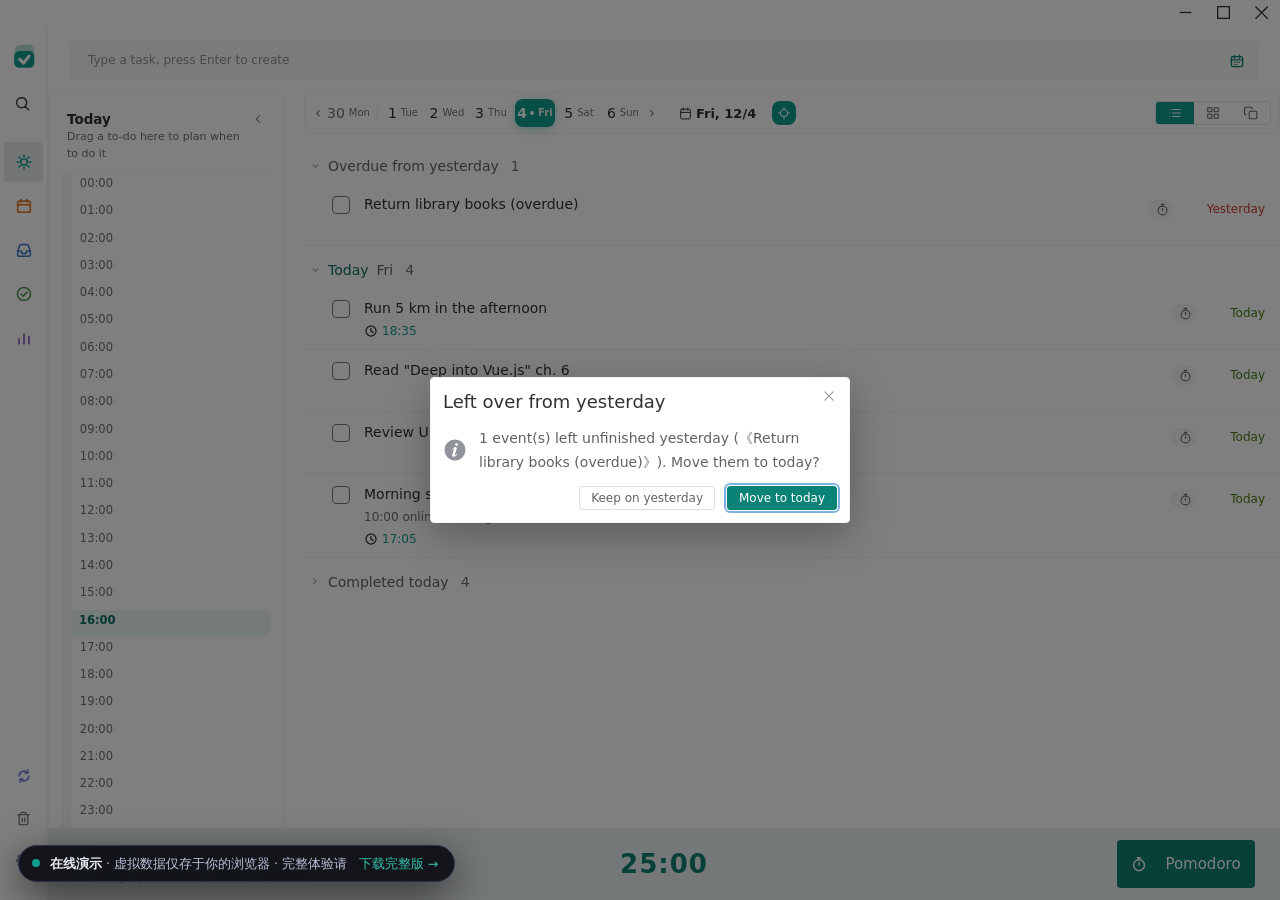
<file: demo/index.html>
<!DOCTYPE html>
<html lang="zh-CN">
<head>
  <meta charset="utf-8">
  <link rel="icon" type="image/svg+xml" href="./assets/img/favicon.svg">
  <meta http-equiv="Content-Security-Policy" content="default-src 'self' app://app; script-src 'self' app://app 'unsafe-inline'; style-src 'self' app://app 'unsafe-inline'; img-src 'self' app://app data: blob: https:; media-src 'self' app://app; font-src 'self' app://app data:; connect-src 'self' app://app https:">
  <title>拾事 PickDone — 在线演示(虚拟数据)</title>
  <link rel="stylesheet" href="./assets/vendor-lib/element-plus/index.css">
  <link rel="stylesheet" href="./assets/vendor-lib/driver.css">
  <link rel="stylesheet" href="./assets/css/base.css?v=1788568443360">
  <link rel="stylesheet" href="./assets/css/style-1.css?v=1788568443360">
  <link rel="stylesheet" href="./assets/css/style-2.css?v=1788568443360">
  <link rel="stylesheet" href="./assets/css/style-3.css?v=1788568443360">
  <link rel="stylesheet" href="./assets/css/style-4.css?v=1788568443360">
  <link rel="stylesheet" href="./assets/css/theme-dark.css?v=1788568443360">
  <!-- Vue 3 运行时（纯 Vue3.5 全局构建） -->
  <script src="./assets/vendor-lib/vue3.global.prod.js?v=1788568443360"></script>
  <script src="./assets/vendor-lib/vue-i18n.global.prod.js"></script>
  <script src="./assets/vendor-lib/vuex4.global.prod.js?v=1788568443360"></script>
  <script src="./assets/vendor-lib/vue-router4.global.prod.js?v=1788568443360"></script>
  <script src="./assets/vendor-lib/element-plus.full.min.js?v=1788568443360"></script>
  <script src="./assets/vendor-lib/pinyin-pro.umd.js"></script>
  <script src="./assets/vendor-lib/dayjs.min.js"></script>
  <script src="./assets/vendor-lib/dayjs-plugin-isoWeek.js"></script>
  <script>window.dayjs && window.dayjs.extend && window.dayjs.extend(window.dayjs_plugin_isoWeek)</script>
  <script src="./node_modules/sortablejs/Sortable.min.js"></script>
  <script>window.dayjs = window.dayjs || window.dayJs;</script>
  <script src="./assets/vendor-lib/driver.iife.js"></script>
  
<!-- PICKDONE-DEMO-INJECT:浏览器 shim(数据仅存 localStorage)+ 演示数据 + 角标 -->
<style>
#demo-badge{position:fixed;left:18px;bottom:18px;z-index:2147483000;display:flex;align-items:center;gap:10px;
  background:#0c0e14ee;border:1px solid #2c3350;border-radius:999px;padding:9px 16px 9px 13px;
  font:12.5px/1.4 "Noto Sans SC","Microsoft YaHei",system-ui,sans-serif;color:#b9c0d8;
  box-shadow:0 12px 40px #0009;backdrop-filter:blur(8px)}
#demo-badge i{width:8px;height:8px;border-radius:50%;background:#0f9d8f;flex-shrink:0;
  box-shadow:0 0 0 0 #0f9d8f66;animation:demoPulse 2.2s infinite}
@keyframes demoPulse{0%{box-shadow:0 0 0 0 #0f9d8f66}70%{box-shadow:0 0 0 9px transparent}100%{box-shadow:0 0 0 0 transparent}}
#demo-badge b{color:#eceef5;font-weight:600}
#demo-badge a{color:#35c2ae;text-decoration:none;margin-left:2px;white-space:nowrap}
#demo-badge a:hover{text-decoration:underline}
@media(max-width:640px){#demo-badge span.opt{display:none}}
</style>
<script>
// 种子先行(必须在 demo-shim.js 之前):
// ①浅色(官网暖纸白;设置 LS+DB meta 双轨新者胜,两头同写盖时间戳防旧镜像反扑)
// ②语言跟随官网 pd-lang → 应用 appLocale
// ③语言相对上次种子发生变更时清掉 shim 数据,让 shim/app 以新语言重灌种子
;(function(){
  try {
    var s = {}
    try { s = JSON.parse(localStorage.getItem('settingsState') || '{}') || {} } catch (e) {}
    if (s.colorMode !== 'light') {
      s.colorMode = 'light'
      localStorage.setItem('settingsState', JSON.stringify(s))
      localStorage.setItem('settingsMirrorAt', String(Date.now()))
    }
    var loc = 'zh-CN'
    try {
      var pl = window.parent && window.parent.localStorage && window.parent.localStorage.getItem('pd-lang')
      if (pl === 'en' || pl === 'zh') loc = pl === 'en' ? 'en-US' : 'zh-CN'
      localStorage.setItem('appLocale', loc)
    } catch (e) { /* 跨源时沿用已存值 */ }
    try { loc = localStorage.getItem('appLocale') || loc } catch (e) {}
    var prev = null
    try { prev = localStorage.getItem('demoSeedLoc') } catch (e) {}
    if (prev !== loc) {
      try {
        localStorage.removeItem('appBrowserShim.todos.v4')
        localStorage.removeItem('appBrowserShim.meta')
        localStorage.removeItem('appShimCategories')
        localStorage.removeItem('eveShimCategories')
      } catch (e) {}
    }
    try { localStorage.setItem('demoSeedLoc', loc) } catch (e) {}
  } catch (e) { /* 忽略 */ }
})()
</script>
<script>
// iframe 内应用的 .focus()(QuickAdd 启动聚焦等)会让 Chromium 把父页面滚到 iframe 处,
// 这是"打开官网自动滚到演示区"的根因;demo 内所有 focus 一律 preventScroll
;(function(){
  var of = HTMLElement.prototype.focus
  HTMLElement.prototype.focus = function () {
    var a = Array.prototype.slice.call(arguments)
    var opt = (a[0] && typeof a[0] === 'object') ? a[0] : {}
    opt.preventScroll = true
    a[0] = opt
    return of.apply(this, a)
  }
})()
</script>
<script src="./demo-shim.js?v=1788589284802"></script>
<script>
// 演示专注记录:与 browser-dev 调试宿主同款注入(tomatoAppendMany 原子 op,幂等不双账),标签双语
;(function () {
  var poll = function () {
    if (!window.todoAPI || !window.todoAPI.dbCall) { setTimeout(poll, 300); return }
    window.todoAPI.dbCall('tomatoAll').then(function (existing) {
      if ((existing || []).some(function (r) { return String(r.tomatoId || '').indexOf('tmt_demo_') === 0 })) return
      var en = false
      try { en = localStorage.getItem('appLocale') === 'en-US' } catch (e) {}
      var L = en ? {
        morning: 'Morning sync', spec: 'Spec review', ui: 'UI fidelity review', weekly: 'Weekly report',
        words: 'Memorize words', vue: 'Reading: Deep into Vue.js', plan: 'Sprint planning',
        api: 'API integration', daily: 'Daily report'
      } : {
        morning: '晨会跟进', spec: '需求梳理', ui: '评审 UI 还原度问题清单', weekly: '写周报',
        words: '背 30 个单词', vue: '阅读《深入浅出 Vue.js》', plan: '迭代排期',
        api: '接口联调', daily: '日报'
      }
      var mk = function (demoId, baseDay, sh, sm, durMin, focus) {
        var start = new Date(baseDay); start.setHours(sh, sm, 0, 0)
        var end = new Date(start.getTime() + durMin * 60000)
        var p2 = function (n) { return (n < 10 ? '0' : '') + n }
        var dk = baseDay.getFullYear() + '-' + p2(baseDay.getMonth() + 1) + '-' + p2(baseDay.getDate())
        return { tomatoId: 'tmt_demo_' + demoId, endTime: end.getTime(),
          focusDuration: durMin, restDuration: 0, succeed: true, status: 'local', focus: focus, focusTaskId: null, dateKey: dk }
      }
      var today = new Date(); today.setHours(0, 0, 0, 0)
      var yest = new Date(today.getTime() - 86400000)
      var recs = [
        mk('d1', today, 9, 0, 25, L.morning), mk('d2', today, 9, 30, 25, L.morning),
        mk('d3', today, 10, 0, 25, L.spec), mk('d4', today, 10, 30, 25, L.spec), mk('d5', today, 11, 0, 25, L.spec),
        mk('d6', today, 14, 0, 25, L.ui), mk('d7', today, 15, 0, 25, L.weekly),
        mk('d8', today, 16, 30, 25, L.words),
        mk('d9', today, 20, 0, 25, L.vue), mk('d10', today, 20, 30, 25, L.vue),
        mk('e1', yest, 9, 0, 25, L.plan), mk('e2', yest, 9, 35, 25, L.plan),
        mk('e3', yest, 14, 0, 25, L.api), mk('e4', yest, 14, 40, 25, L.api), mk('e5', yest, 16, 0, 25, L.daily)
      ]
      window.todoAPI.dbCall('tomatoAppendMany', recs).catch(function (e) { console.warn('[demo] 注入失败', e) })
    }).catch(function () { setTimeout(poll, 500) })
  }
  setTimeout(poll, 800)
})()
</script>
<script>
// 演示角标:仅独立打开 demo/ 时挂载;被官网 iframe 内嵌时不注入,避免悬层遮挡应用界面
;(function(){
  if (window.self !== window.parent) return
  var t = setInterval(function(){
    if (!document.body) return
    clearInterval(t)
    var el = document.createElement('div')
    el.id = 'demo-badge'
    el.innerHTML = '<i></i><span><b>在线演示</b> · 虚拟数据仅存于你的浏览器' +
      '<span class="opt"> · 完整体验请</span></span><a href="../" class="opt">下载完整版 →</a>'
    document.body.appendChild(el)
  }, 200)
})()
</script>
  <script type="module" crossorigin src="./assets/index-CnKxTYjk.js"></script>
</head>
<body>
  <div id="app"></div>
</body>
</html>
</file>
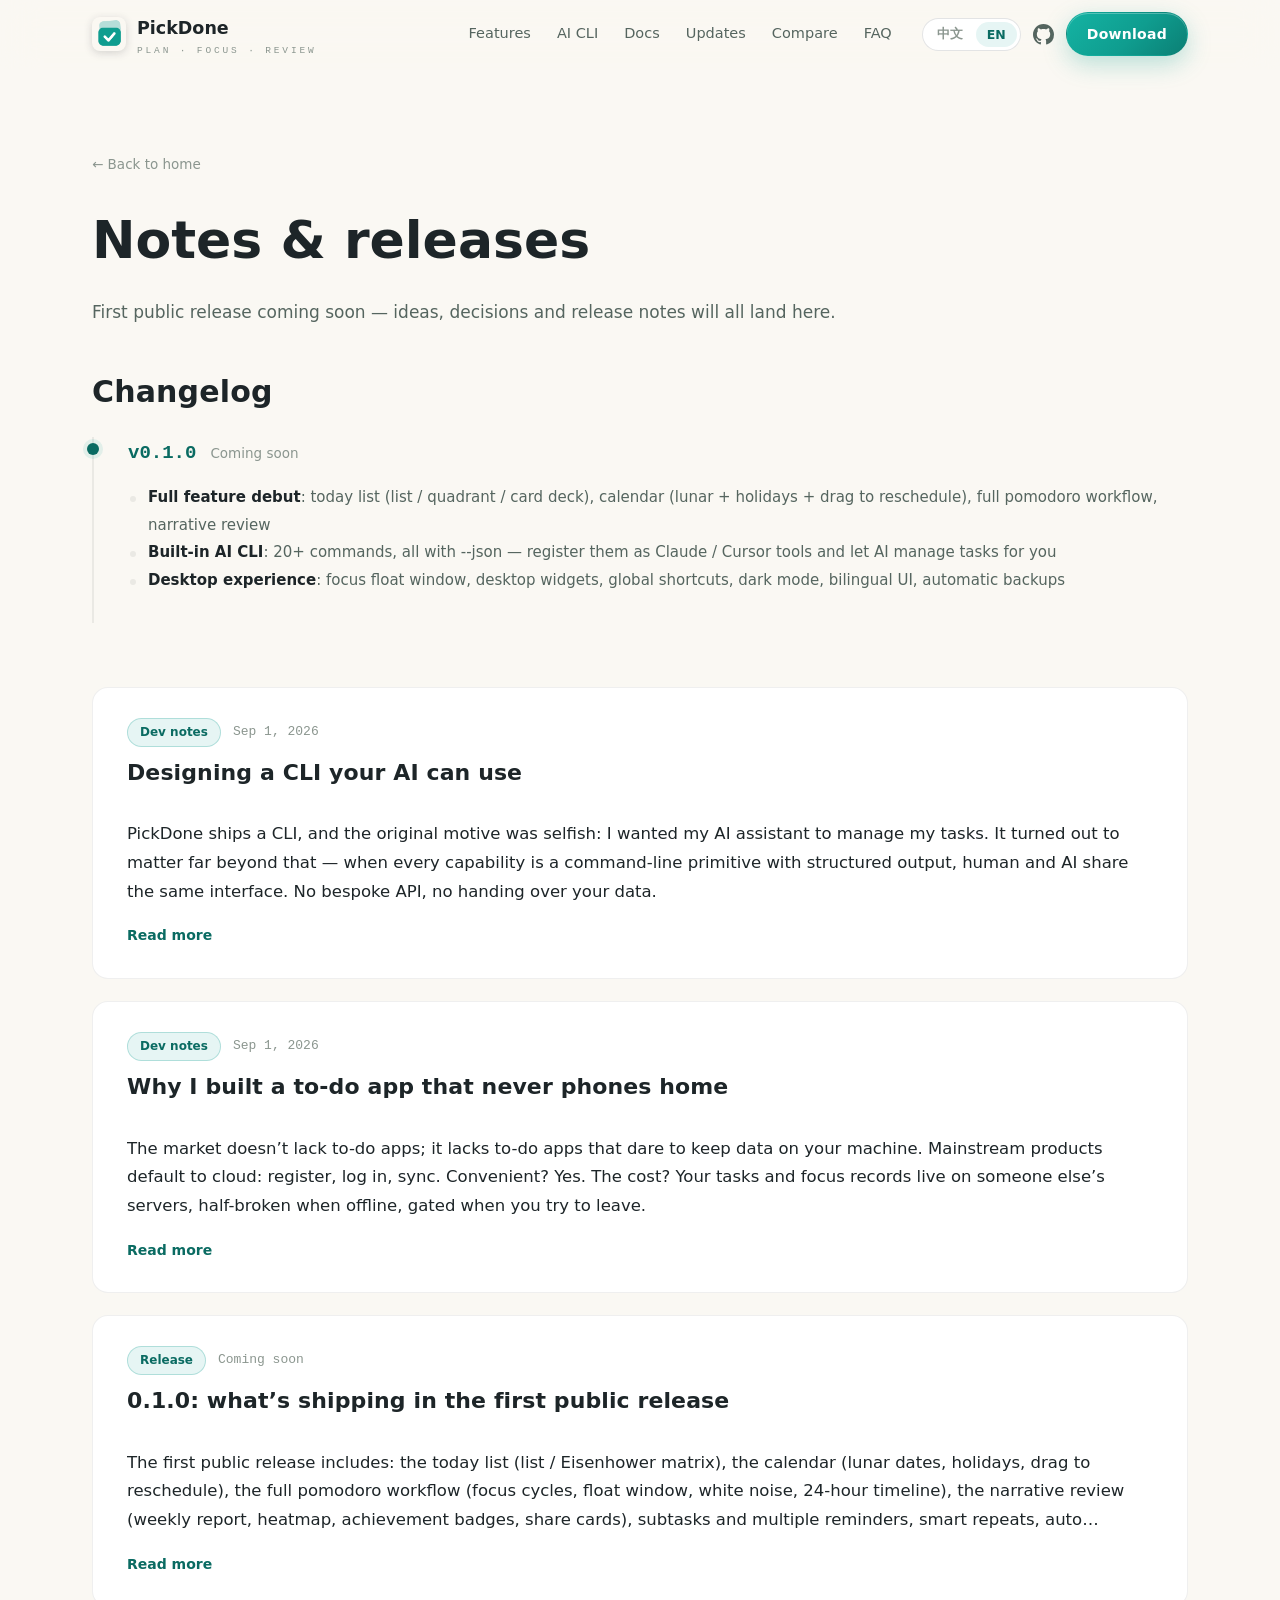
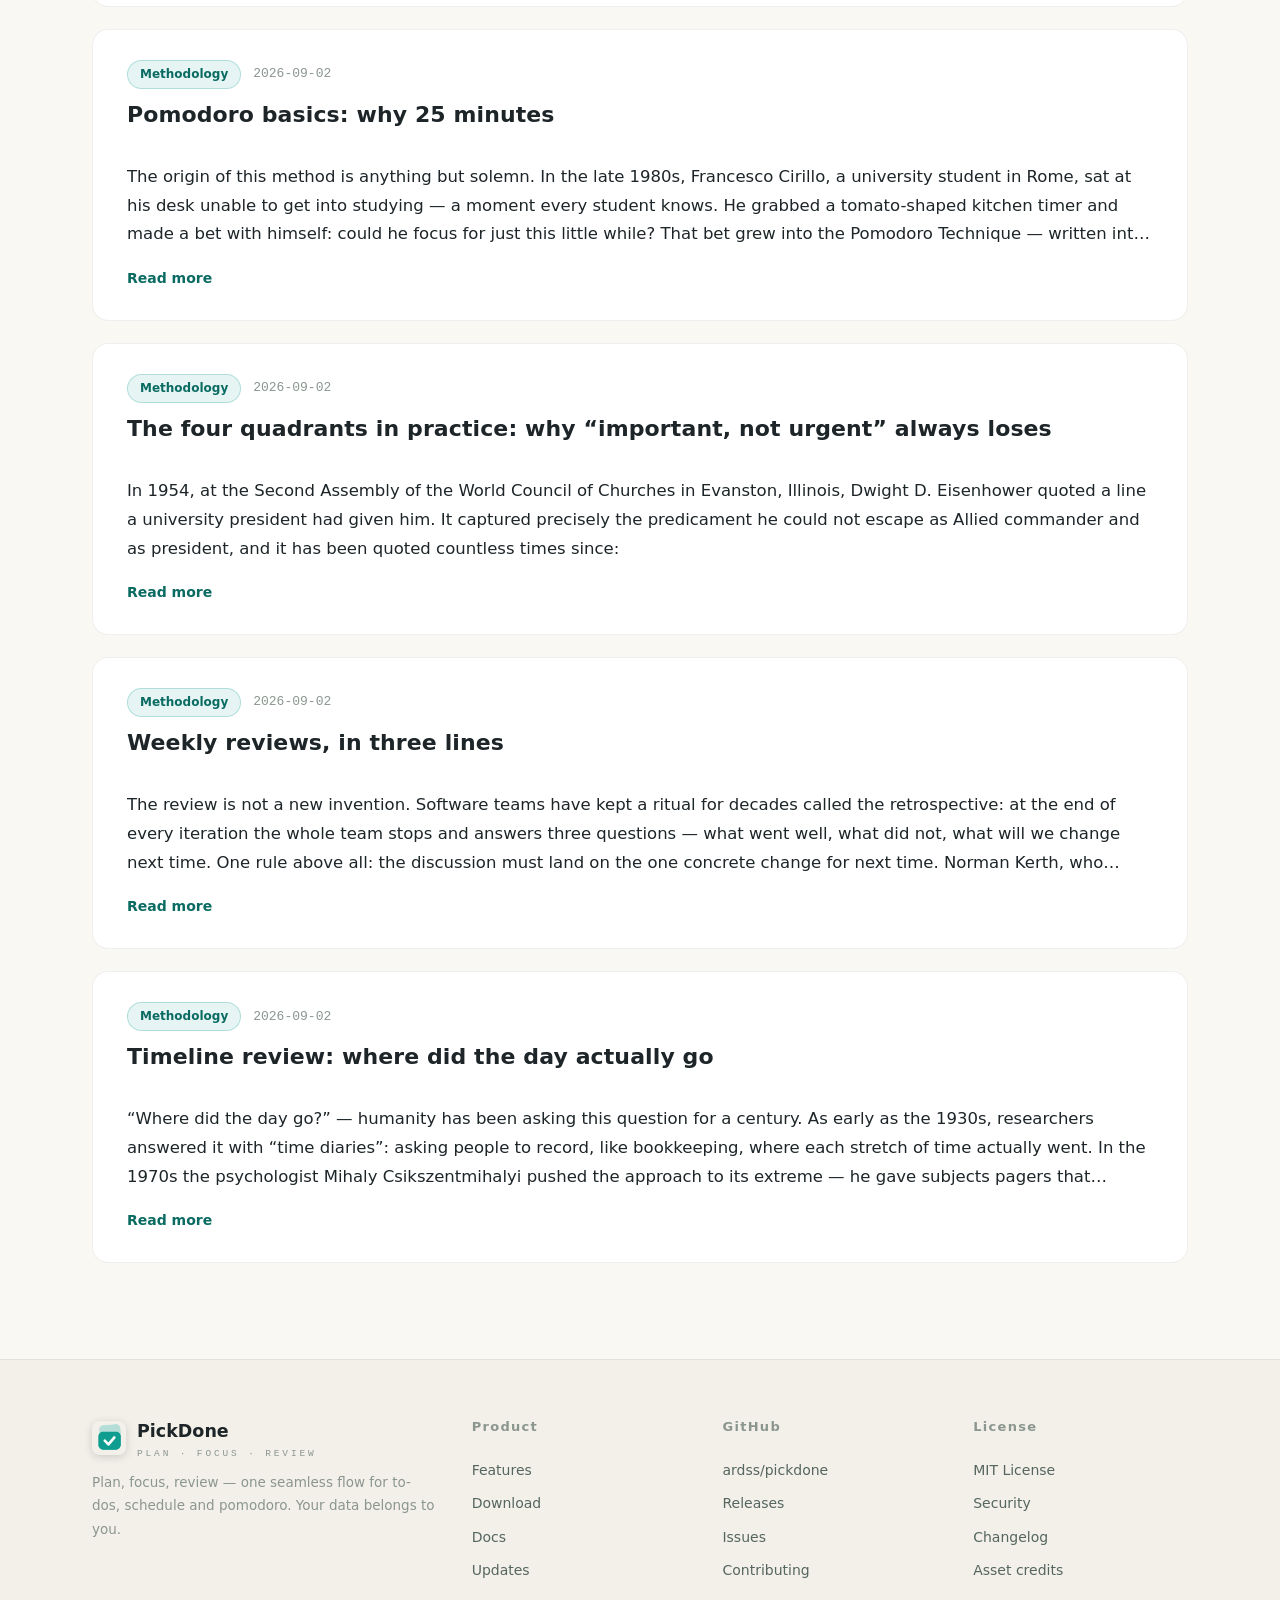
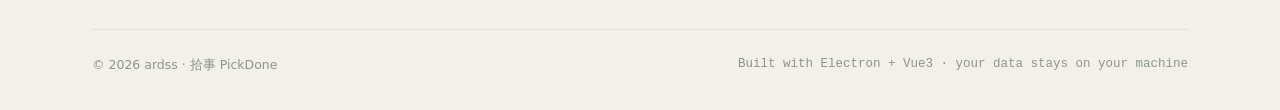
<file: blog.html>
<!DOCTYPE html>
<html lang="zh-CN">
<head>
<meta charset="UTF-8">
<meta name="viewport" content="width=device-width, initial-scale=1.0">
<title>发布与手记 — 拾事 PickDone</title>
<meta name="description" content="拾事 PickDone 的开发手记与版本发布记录：为什么做本地离线应用、CLI 的设计思考、版本更新内容。">
<meta name="msvalidate.01" content="02E07FBA0899AEF9E1F41C994A34BA62" />
<link rel="canonical" href="https://pickdone.app/blog.html">
<link rel="icon" type="image/png" href="assets/img/logo-64.png">
<link rel="stylesheet" href="assets/css/style.css?v=20260905f">
  <script>if ('scrollRestoration' in history) history.scrollRestoration = 'manual'</script>
</head>
<body>

<header class="nav" id="nav">
  <div class="nav-inner">
    <a class="brand" href="index.html" aria-label="PickDone 首页">
      <img src="assets/img/logo.png" alt="" width="34" height="34">
      <span data-i18n-html="brand.name">拾事<small>PICKDONE</small></span>
    </a>
    <nav class="nav-links" aria-label="主导航">
      <a href="index.html#pillars" data-i18n="nav.features">功能</a>
      <a href="index.html#cli" data-i18n="nav.cli">AI CLI</a>
      <a href="docs.html" data-i18n="nav.docs">文档</a>
      <a href="blog.html" data-i18n="nav.blog">更新</a>
      <a href="index.html#compare" data-i18n="nav.compare">对比</a>
      <a href="index.html#faq" data-i18n="nav.faq">常见问题</a>
    </nav>
    <div class="nav-acts">
      <div class="lang-switch" role="group" aria-label="Language">
        <button type="button" id="langZh" class="on" aria-pressed="true">中文</button>
        <button type="button" id="langEn" aria-pressed="false">EN</button>
      </div>
      <a class="gh-link" href="https://github.com/ardss/pickdone" target="_blank" rel="noopener" aria-label="GitHub">
        <svg width="21" height="21" viewBox="0 0 16 16" fill="currentColor" aria-hidden="true"><path d="M8 0C3.58 0 0 3.58 0 8c0 3.54 2.29 6.53 5.47 7.59.4.07.55-.17.55-.38 0-.19-.01-.82-.01-1.49-2.01.37-2.53-.49-2.69-.94-.09-.23-.48-.94-.82-1.13-.28-.15-.68-.52-.01-.53.63-.01 1.08.58 1.23.82.72 1.21 1.87.87 2.33.66.07-.52.28-.87.51-1.07-1.78-.2-3.64-.89-3.64-3.95 0-.87.31-1.59.82-2.15-.08-.2-.36-1.02.08-2.12 0 0 .67-.21 2.2.82.64-.18 1.32-.27 2-.27s1.36.09 2 .27c1.53-1.04 2.2-.82 2.2-.82.44 1.1.16 1.92.08 2.12.51.56.82 1.27.82 2.15 0 3.07-1.87 3.75-3.65 3.95.29.25.54.73.54 1.48 0 1.07-.01 1.93-.01 2.2 0 .21.15.46.55.38A8.01 8.01 0 0 0 16 8c0-4.42-3.58-8-8-8Z"/></svg>
      </a>
      <a class="btn btn-primary btn-sm" href="index.html#download" data-i18n="nav.download">免费下载</a>
    </div>
  </div>
</header>

<main>
  <section class="page-hero">
    <div class="wrap">
      <a class="back-home" href="index.html" data-i18n="d.back">← 返回首页</a>
      <h1 data-i18n="b.h1">发布与手记</h1>
      <p class="lede" data-i18n="b.lede">开发过程中的想法、决策与版本记录。项目尚未正式发布，这里先放着底稿。</p>
    </div>
  </section>

  <div class="wrap" style="padding-bottom:96px">
    <section class="changelog reveal" id="changelog" aria-label="更新日志">
      <h2 class="cl-title" data-i18n="b.cl.h">更新日志</h2>
      <div class="cl-item">
        <div class="cl-head">
          <span class="cl-ver">v0.1.0</span>
          <span class="cl-date" data-i18n="b.cl.date">即将发布</span>
        </div>
        <ul class="cl-list">
          <li data-i18n-html="b.cl.i1"><b>完整功能首发</b>：今日清单（列表 / 四象限 / 卡片堆叠）、日程月历（农历 + 节假日 + 拖拽改期）、番茄专注全套、叙事式数据复盘</li>
          <li data-i18n-html="b.cl.i2"><b>内置 AI CLI</b>：20+ 命令全部支持 --json，可注册为 Claude / Cursor 的工具，让 AI 直接替你记任务</li>
          <li data-i18n-html="b.cl.i3"><b>桌面体验</b>：悬浮专注窗、桌面小组件、全局快捷键、深色模式、中英双语、自动备份</li>
        </ul>
      </div>
    </section>

    <!-- 手记列表：卡片只露导语，点击弹窗读全文（不跳页；全文节点原地保存，中英切换实时生效） -->
    <div class="post-list" id="postList">
    <article class="post reveal" id="post-cli">
      <div class="post-head"><span class="tag-pill" data-i18n="b.p2tag">开发手记</span><span class="post-date" data-i18n="b.p2date">2026-09-01</span></div>
      <h2 data-i18n="b.p2t">让 AI 替你管任务：CLI 的设计笔记</h2>
      <p data-i18n="b.p2p1">拾事内置了一套 CLI，最初的目的很自私：我想让自己的 AI 助手帮我记任务。后来发现这件事的意义远大于初衷——当应用的所有能力都开放为命令行原语，人和 AI 就有了同一套入口，不需要为 AI 单独开发接口，也不需要把数据交出去。</p>
      <p data-i18n="b.p2p2">设计上守着三条：第一，每个能力都是一个可独立调用的原语，支持结构化输出，Agent 拿到 JSON 就能干活；第二，人和 AI 读写同一个本地库，不存在「AI 那边一份、我这边一份」的同步问题；第三，危险操作走和界面一致的确认与撤销路径，AI 不能绕过安全栏。</p>
      <p data-i18n="b.p2p3">「帮我把周报加到周五，提前一天提醒我」——这句话现在真的可以落地。这是我在这个项目里最喜欢的一件事。</p>
    </article>

    <article class="post reveal" id="post-local">
      <div class="post-head"><span class="tag-pill" data-i18n="b.p1tag">开发手记</span><span class="post-date" data-i18n="b.p1date">2026-09-01</span></div>
      <h2 data-i18n="b.p1t">为什么我做一个「不出网」的待办应用</h2>
      <p data-i18n="b.p1p1">市面上不缺待办应用，缺的是「敢把数据留在你电脑里」的待办应用。主流产品几乎都默认把你的任务、习惯、专注记录放进云端：注册、登录、同步，一条龙。方便吗？方便。代价呢？你的数据躺在别人的服务器上，断网时半残，导出时设置重重关卡。</p>
      <p data-i18n="b.p1p2">我不反对云同步，我反对的是「没有别的选项」。拾事就是那个别的选项：零账号、零联网，全部数据是一个本机加密数据库文件，备份即迁移，删除即离开。它免费、开源，你可以自己编译，也可以随时走。</p>
      <p data-i18n="b.p1p3">如果你也受够了「用个待办还得先注册」，试试拾事。</p>
    </article>

    <article class="post reveal" id="post-010">
      <div class="post-head"><span class="tag-pill" data-i18n="b.p3tag">版本发布</span><span class="post-date" data-i18n="b.p3date">即将发布</span></div>
      <h2 data-i18n="b.p3t">0.1.0：第一个公开版本里有什么</h2>
      <p data-i18n="b.p3p1">首个公开版本会包含：今日清单（列表 / 四象限）、日程月历（农历 + 节假日 + 拖拽改期）、番茄工作流全套（25+5 轮转、悬浮窗、白噪音、24h 时间轴）、叙事式数据复盘（周报 / 热力图 / 成就徽章 / 分享卡片）、子任务与多重提醒、智能重复、自动备份、桌面小组件、全局快捷键、深色模式、中英双语，以及给 AI 用的 CLI。</p>
      <p data-i18n="b.p3p2">免费，开源，Windows 10 / 11 可用。发布日子一旦定了，会在这里和 GitHub Releases 同步公布。</p>
    </article>

    <!-- 方法论系列：讲来历、讲故事、给出处,不卖产品 -->
    <article class="post reveal" id="post-m1">
      <div class="post-head"><span class="tag-pill" data-i18n="b.mtag">方法论</span><span class="post-date">2026-09-02</span></div>
      <h2 data-i18n="b.m1t">番茄工作法入门：为什么是 25 分钟</h2>
      <p data-i18n="b.m1p1">这个方法的开头一点也不严肃。1980 年代末，罗马的大学生 Francesco Cirillo 坐在书桌前，怎么都进入不了学习状态——每个学生都熟悉的时刻。他随手从厨房拿来一个番茄形状的计时器，跟自己打了个赌：能不能就专注这么一小会儿？这个赌局后来演变成《番茄工作法》，被写成书、翻译成多种语言，成了全世界流传最广的专注方法之一。</p>
      <p data-i18n="b.m1p2">为什么偏偏是 25 分钟？那是 Cirillo 自己一次次试出来的数。它足够长，长到能让你穿过开头那阵不情愿，真正进入事情里面；又足够短，短到你不好意思拒绝——再难的任务，答应先做 25 分钟总是容易的。但比数字更重要的是方法里的另外两步：每颗番茄开始前，必须明确「这一颗要做什么」；结束后，必须记一笔账。计时只是外壳，真正的内核是把注意力变成可观察、可清点的单位。</p>
      <h3 data-i18n="b.m1h1">原版方法其实有五步，不止一只计时器</h3>
      <p data-i18n="b.m1p3">很多人不知道，Cirillo 的原版是一套完整的闭环，计时只是其中一环。流程是这样的：早上坐下来，先列出今天要做的事，并给每件事预估「大概要几颗番茄」；一天里执行，同时记下每件事实际用掉几颗；晚上收工前，把预估和实际摆在一起对账。对账那一刻，方法才真正兑现价值——你不但知道了今天专注了几颗，还知道了自己对时间的判断准不准。练上几周，预估会越来越准；再往后，「这件事要两颗番茄」就不是感觉，而是经验。</p>
      <h3 data-i18n="b.m1h2">一颗番茄的完整生命周期</h3>
      <p data-i18n="b.m1p4">开始前：从清单里选一件事。如果它预估超过五六颗，先拆小——拆到一两颗能出一个可见结果为止。然后明确这颗番茄的完成线：「这一颗写到第二章前两节」，而不是「这一颗写论文」。写论文没法专注，写前两节可以。</p>
      <p data-i18n="b.m1p5">期间：守两条边界。外面的打断——消息、来电、同事提问——能推迟的全部推迟，手机翻面扣在桌上。心里的打断更常见也更隐蔽：专注到一半，突然想起「要买洗衣液」「该回一条消息」。原版的做法很朴素：在手边的纸上记一笔，然后回来，不让它带走注意力。规矩里只有一条是硬的：如果真的被彻底打断，这颗番茄作废，不算数。作废不可惜——它保护的是「一颗番茄＝一段完整专注」这个记账单位的价值。一旦开始允许「被打断的也算」，账目就失去意义了。</p>
      <p data-i18n="b.m1p6">响铃后：即使感觉正好，也停一下。这几分钟可以用来做一次快速回顾——刚才这段的脉络是什么，下一步从哪接——Cirillo 把这叫「过度学习」，它让下一颗番茄不用重新热身。然后一定要休息：站起来，接杯水，看看窗外。休息不是奖励，是流程的一半；连续四五颗之后，来一次 15–30 分钟的长休息。</p>
      <h3 data-i18n="b.m1h3">四种最常见的错法</h3>
      <p data-i18n="b.m1p7">一是用成纯倒计时：打断不管、结束不记，番茄沦为一件计时道具。二是贪多：第一天雄心勃勃定十二颗，下午就崩了，第二天连方法一起放弃。三是把它当考勤：只数数量不看内容——四颗回邮件的番茄和四颗写方案的番茄，不是一个东西。四是休息时间刷手机：大脑没有得到真正的空档，下一颗的质量自然往下掉，最后归结为「这方法对我没用」。</p>
      <p data-i18n="b.m1p8">上手建议从每天 4 颗开始，别贪多。计时用什么无所谓，厨房计时器反而最正宗。坚持一两周，你会得到一个比任何效率技巧都值钱的数字：自己的真实容量——「一天到底能做几颗」。有了它，排日程就不再是许愿：答应别人「周五给」之前，你先知道周四之前该排几颗。</p>
      <ul class="post-refs">
        <li data-i18n="b.m1r1">Francesco Cirillo，《The Pomodoro Technique: The Acclaimed Time-Management System》（初版 2006）</li>
        <li data-i18n="b.m1r2">Wikipedia: <a href="https://en.wikipedia.org/wiki/Pomodoro_Technique" target="_blank" rel="noopener">Pomodoro Technique</a></li>
      </ul>
    </article>

    <article class="post reveal" id="post-m2">
      <div class="post-head"><span class="tag-pill" data-i18n="b.mtag">方法论</span><span class="post-date">2026-09-02</span></div>
      <h2 data-i18n="b.m2t">四象限法则实操：重要不紧急的事为什么总被拖垮</h2>
      <p data-i18n="b.m2p1">1954 年，艾森豪威尔在伊利诺伊州埃文斯顿的世界教会联合会大会上，引用了一位大学校长送他的话。这句话精准说出了他作为盟军统帅和总统都逃不开的困境，后来被引用了无数次：</p>
      <blockquote class="post-quote"><span data-i18n="b.m2q">「我有两种问题：紧急的，和重要的。紧急的问题往往不重要，重要的问题从来不紧急。」</span><cite data-i18n="b.m2qc">— Dwight D. Eisenhower 引 J. Roscoe Miller，1954</cite></blockquote>
      <p data-i18n="b.m2p2">这句话在三十多年后被斯蒂芬·柯维发展成了著名的四象限矩阵：按「重要 / 紧急」两个轴把任务分进四格。方法简单到五分钟就能学会，但先把它讲完整——四个格其实是四种不同的动作：</p>
      <h3 data-i18n="b.m2h1">四格，四种动作</h3>
      <p data-i18n="b.m2p3">第一格「重要且紧急」——危机、临期交付、突发的要紧事。这一格的动作是处理，不需要纠结，但优秀和不优秀的人的区别在于：优秀的人这一格是满的但稳定，不优秀的人整天住在这里。第二格「重要不紧急」——健身、复盘、深度学习、关系维护、重要但不迫的项目。这一格的动作是排程：把它们当成约会写进日程。第三格「紧急不重要」——大多数消息、别人的临时求助、可开可不开的会。这一格的动作是缩手：能委托的委托，能拒绝的拒绝，能压缩成一封消息的别开成会。第四格「两者都不占」——无意识的刷手机、纯消磨。这一格的动作是删除，不用愧疚，删就是了。</p>
      <p data-i18n="b.m2p4">很多人对四象限的理解止于「分类」，但真正的收益发生在格与格之间：把第三格推掉、第四格删掉，省下来的不是「空闲」，而是可以成块喂给第二格的时间。分类只是手段，腾时间是目的。</p>
      <h3 data-i18n="b.m2h2">为什么「重要不紧急」总是输</h3>
      <p data-i18n="b.m2p5">因为第二象限带着两重与生俱来的劣势。其一，它没有截止日期。紧急的事自带「现在就要」的压迫感，重要的事只有「迟早要做」的模糊感——没有人会在周五下午通知你「下周该复盘了」。其二，它的回报是延迟的。回完一条消息立刻清净，跑完一次步要几周后才见体能变化；第三格的完成感是即时的，第二象限的收益是慢性的。一天里靠感觉驱动做事的人，天然偏向紧急——这不是性格缺陷，是所有人的默认设置。所以它只能靠结构保护：写进日程、像约会一样不可挪动，而不能指望「有空再做」——那一天永远不会有空。</p>
      <h3 data-i18n="b.m2h3">两个隐蔽的错法</h3>
      <p data-i18n="b.m2p6">误区一：把整理四象限本身当成工作。画格子花掉半小时，任务在格间挪来挪去，真正的第二象限一条没动——矩阵是判断工具，不是劳动。误区二：以为四象限是每天要画的表格。柯维的本意是每周看一眼，而不是每天分类：这周的时间，真的落在第二格了吗？分类花掉的时间应该以分钟计，超过分钟的分类就是在逃避真正的任务。</p>
      <p data-i18n="b.m2p7">实操只有两条纪律：每天早上花两分钟，把今日任务按重要 / 紧急过一遍——纸、表格或任何工具都行；然后保证每天都留出一段属于第二象限的时间，像对待约会一样写进日程。给自己做一个一周实验：只记录一件事——每天那段「第二象限时间」有没有兑现。一周后回看，答案通常比想象中刺眼，也正因为刺眼，它才成了改变的开端。检验标准只有一个：本周结束回头看，时间真的花在第二象限了吗？</p>
      <ul class="post-refs">
        <li data-i18n="b.m2r1">艾森豪威尔总统图书馆对这句引语的出处考证：<a href="https://www.eisenhowerlibrary.gov/" target="_blank" rel="noopener">eisenhowerlibrary.gov</a></li>
        <li data-i18n="b.m2r2">Stephen R. Covey，《The 7 Habits of Highly Effective People》（1989），第三习惯「要事第一」</li>
      </ul>
    </article>

    <article class="post reveal" id="post-m3">
      <div class="post-head"><span class="tag-pill" data-i18n="b.mtag">方法论</span><span class="post-date">2026-09-02</span></div>
      <h2 data-i18n="b.m3t">周复盘怎么写：三行就够了</h2>
      <p data-i18n="b.m3p1">复盘不是什么新发明。软件行业有个延续几十年的仪式叫「回顾会」：每个迭代结束，整个团队停下来回答三个问题——什么做得好，什么做得不好，下次改什么。规则只有一条：讨论必须落到「下次要改变的那一件事」上，否则不散会。发起这件事的 Norman Kerth 在《Project Retrospectives》里立过一条后来被无数团队写在墙上的原则：</p>
      <blockquote class="post-quote"><span data-i18n="b.m3q">「无论回顾中发现了什么，我们都相信：以当时所知、所能、所处的局面，每个人已经尽了全力。」</span><cite data-i18n="b.m3qc">— Norman Kerth，Project Retrospectives（2001）</cite></blockquote>
      <h3 data-i18n="b.m3h1">两种最常见的死法</h3>
      <p data-i18n="b.m3p3">个人周复盘的死法与之同源。第一种死成打卡数字：「完成 23 项，连续 5 天」。数字的问题不在假，而在没有对照、没有出口——它记录了「做了多少」，却不回答「所以呢」。第二种死成检讨书：「这周又拖延了，状态很差，下周要更自律」。检讨书的问题在方向反了：复盘应该指向系统——流程、环境、习惯哪里可以调；而不是指向人格——我懒、我拖延。指责系统的复盘能写出改动，指责自己的复盘只能写出愧疚，愧疚撑不过周二。两种死法共享同一个病根：它们都绕开了复盘真正要回答的三个问题。</p>
      <h3 data-i18n="b.m3h2">三个问题，一层比一层深</h3>
      <p data-i18n="b.m3p4">第一问是事实层：这周实际发生了什么？要求写事实、不写形容词——「方案写了三颗番茄，中断两次」是事实，「这周效率不高」是感觉。感觉无法改进，事实才能。第二问是对比层：和之前比，是更好还是更差？这一问藏着一个容易被忽略的前提——基线。没有基线，「好不好」全凭当天的情绪：状态差的时候看什么都是退步，状态好的时候处处是进步。基线不需要复杂，上周的完成量、上个月的专注时长，任何稳定的参照都行，重点是从「和自己比」开始，而不是和任何人比。第三问是行动层：下周只改变哪一件事？只写一件，而且要具体到可执行——「下周更专注」不是改动，「下周每天上午十点前不开邮箱、先做一小时最重要的任务」才是。复盘的价值不在仪式感，全在最后这一行。</p>
      <h3 data-i18n="b.m3h3">一页纸长什么样</h3>
      <p data-i18n="b.m3p5">举个虚构的例子。小周周五下午四点做复盘，翻完这周的记录，写下三行：这周——方案写完两版（预估四颗番茄，实际用了五颗），健身两次，周三下午被三个临时会议切碎；对比——专注度比上周好（中断从五次降到两次），健身少了一次，周三的会占了原定的深度工作时间；下周只改一件事——周三下午设为无会议时段，深活不挪窝。三行，不超过五分钟。周一早上，他把「周三下午无会议」写进日历——到这里，一次复盘才算闭环。至于那「一件事」下周有没有做到？它就是下周复盘的第一问。</p>
      <p data-i18n="b.m3p6">「写下来真的有用吗」，有人认真研究过。哈佛商学院的 Di Stefano 等人做过一组实验：一组员工每天下班前花 15 分钟反思当天学到的东西，另一组照常多干 15 分钟。结果反思组随后的绩效高出两成多——研究者把它叫作「以思促学」：同样的经历，多看一眼的人学到了更多。</p>
      <p data-i18n="b.m3p7">落地只要一页纸：每周固定一个时间，花 15 分钟翻一遍这周的记录，写下三行——这周实际做了什么、和之前比怎么样、下周只改哪一件事。两个提醒：写超过一页通常说明在写作而不是复盘；翻不出这周的事实记录，复盘就会退化成凭感觉打分——所以唯一的要求是事实来自真实记录，纸笔、表格还是应用，都不重要。</p>
      <ul class="post-refs">
        <li data-i18n="b.m3r1">Norman L. Kerth，《Project Retrospectives: A Handbook for Team Reviews》（2001）</li>
        <li data-i18n="b.m3r2">Di Stefano, Gino, Pisano & Staats，《Learning by Thinking: How Reflection Aids Performance》（Harvard Business School Working Paper, 2014）</li>
      </ul>
    </article>

    <article class="post reveal" id="post-m4">
      <div class="post-head"><span class="tag-pill" data-i18n="b.mtag">方法论</span><span class="post-date">2026-09-02</span></div>
      <h2 data-i18n="b.m4t">时间轴复盘：这一天到底去哪了</h2>
      <p data-i18n="b.m4p1">「这一天怎么就过去了？」——这个问题人类已经问了自己一个世纪。早在 1930 年代，研究者就在用「时间日记」回答它：请人们像记账一样，把每段时间花在了哪里如实写下。心理学家米哈里·契克森米哈赖在 1970 年代把这条路走到了极端——他给受试者配发会随机响铃的提醒器，铃一响就记录「此刻在做什么、感觉如何」。靠着这套后来被称为「经验取样法」的手段，他发现了那个著名的概念：心流。</p>
      <p data-i18n="b.m4p2">这条研究传统留下一句朴素的经验：回忆靠不住，记录靠得住。回忆会被感觉改写——忙乱的一天事后想起来觉得充实，摸鱼的一天觉得漫长而空洞；而事实上忙乱的那天可能什么都没推进。只有当天留下的记录不会说谎。这也是时间轴复盘的全部原理：把一天还原成一条可见的轨道，每一分钟都在上面，好与坏让轨道自己说话，不给回忆辩解的机会。</p>
      <h3 data-i18n="b.m4h1">把一天铺在一条轨道上</h3>
      <p data-i18n="b.m4p3">做法不难：把一天铺成 24 小时的时间轴，左边铺事实——每段专注按任务分类着色，做了什么一目了然；右边铺计划——这天原本打算怎么过。计划和事实并排放着，偏差不需要分析，看一眼就有数：日程上写了「上午两小时深度工作」，轨道上却只有 25 分钟落了色，落差就是问题本身。应用外的会议、通勤、临时插进来的事，事后补录几笔，轨道不会缺块——缺块的轨道只会再次放大感觉的发言权。</p>
      <h3 data-i18n="b.m4h2">坚持两周，你会看到三种模式</h3>
      <p data-i18n="b.m4p4">第一种是高效时段。多数人的专注色块明显集中在一天里的某一两个小时——而你未必猜得到是哪两个。看到自己的轨道之后，把最重要的任务往那个时段放，是所有调整里回报最高的一步。第二种是碎片化：下午的轨道被会议切成几段，每段之间只塞得下消息和摸鱼——问题不在会议本身，在于碎片之间原本可以完整的时间被你随手交给了最不重要的事。第三种是虚假忙碌：感觉忙到飞起的一天，轨道上安静得很——情绪和事实对不上账的时刻，恰恰是复盘最有价值的时刻，它逼你回答「那种忙，到底忙的是什么」。</p>
      <p data-i18n="b.m4p5">时间管理作家 Laura Vanderkam 让读者记录时间日志时常说：人们以为自己知道时间去哪了，直到看见记录——大多数时候，两者相差很远。相差的那一段，就是我们凭感觉过日子所付出的价格。</p>
      <p data-i18n="b.m4p6">最后是态度：轨道不是给自己打分的考卷。Kerth 那条回顾会原则在这里同样成立——以当时所知、所能，你已经尽了力。看见轨道的意义不是自责「又浪费了一天」，而是下一次把色块排得更接近自己想要的样子。看得见，才管理得了；先看得见，其余都好谈。</p>
      <ul class="post-refs">
        <li data-i18n="b.m4r1">Csikszentmihalyi & Larson，《Validating the Experience Sampling Method》（1987）</li>
        <li data-i18n="b.m4r2">Laura Vanderkam，《168 Hours: You Have More Time Than You Think》（2010）</li>
      </ul>
    </article>
    </div>
  </div>
</main>

<footer>
  <div class="wrap">
    <div class="foot-grid">
      <div class="foot-brand">
        <a class="brand" href="index.html">
          <img src="assets/img/logo.png" alt="" width="34" height="34">
          <span data-i18n-html="brand.name">拾事<small>PICKDONE</small></span>
        </a>
        <p data-i18n="foot.tag">本地离线优先的待办 · 日程 · 番茄专注桌面应用。你的数据只属于你。</p>
      </div>
      <div class="foot-col">
        <h5 data-i18n="foot.c1">产品</h5>
        <a href="index.html#pillars" data-i18n="nav.features">功能</a>
        <a href="index.html#download" data-i18n="nav.download">免费下载</a>
        <a href="docs.html" data-i18n="nav.docs">文档</a>
        <a href="blog.html" data-i18n="nav.blog">更新</a>
      </div>
      <div class="foot-col">
        <h5>GitHub</h5>
        <a href="https://github.com/ardss/pickdone" target="_blank" rel="noopener">ardss/pickdone</a>
        <a href="https://github.com/ardss/pickdone/releases" target="_blank" rel="noopener" data-i18n="foot.c2a">版本发布</a>
        <a href="https://github.com/ardss/pickdone/issues" target="_blank" rel="noopener" data-i18n="foot.c2b">问题反馈</a>
        <a href="https://github.com/ardss/pickdone/blob/main/CONTRIBUTING.md" target="_blank" rel="noopener" data-i18n="foot.c2c">参与贡献</a>
      </div>
      <div class="foot-col">
        <h5 data-i18n="foot.c3">协议</h5>
        <a href="https://github.com/ardss/pickdone/blob/main/LICENSE" target="_blank" rel="noopener">MIT License</a>
        <a href="https://github.com/ardss/pickdone/blob/main/SECURITY.md" target="_blank" rel="noopener" data-i18n="foot.c3a">安全说明</a>
        <a href="https://github.com/ardss/pickdone/blob/main/CHANGELOG.md" target="_blank" rel="noopener" data-i18n="foot.c3b">更新日志</a>
        <a href="https://github.com/ardss/pickdone/blob/main/todo-app/THIRD-PARTY-NOTICES.md" target="_blank" rel="noopener" data-i18n="foot.c3d">素材署名</a>
      </div>
    </div>
    <div class="foot-bottom">
      <span>© 2026 ardss · 拾事 PickDone</span>
      <span class="mono" data-i18n="foot.made">用 Electron + Vue3 打造 · 数据留在你的电脑里</span>
    </div>
  </div>
</footer>

<script src="assets/js/main.js?v=20260905f"></script>
</body>
</html>
</file>
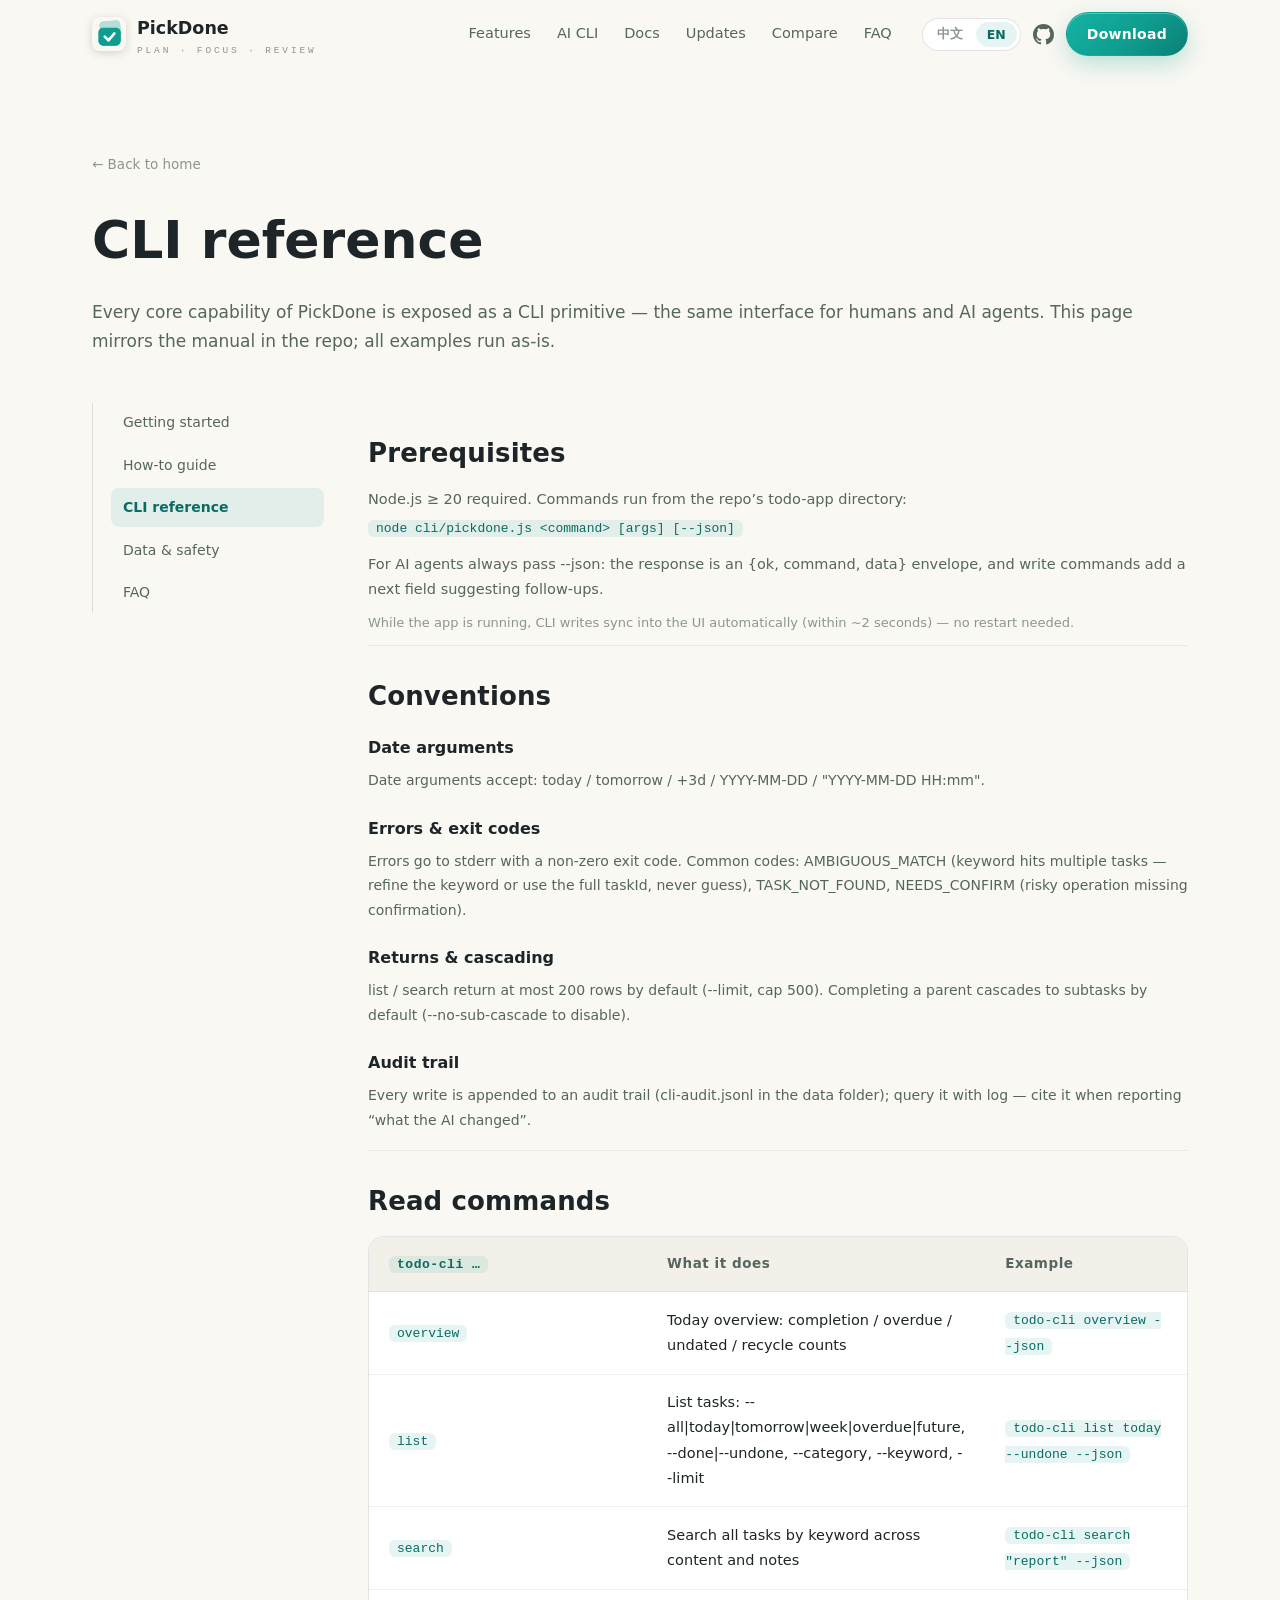
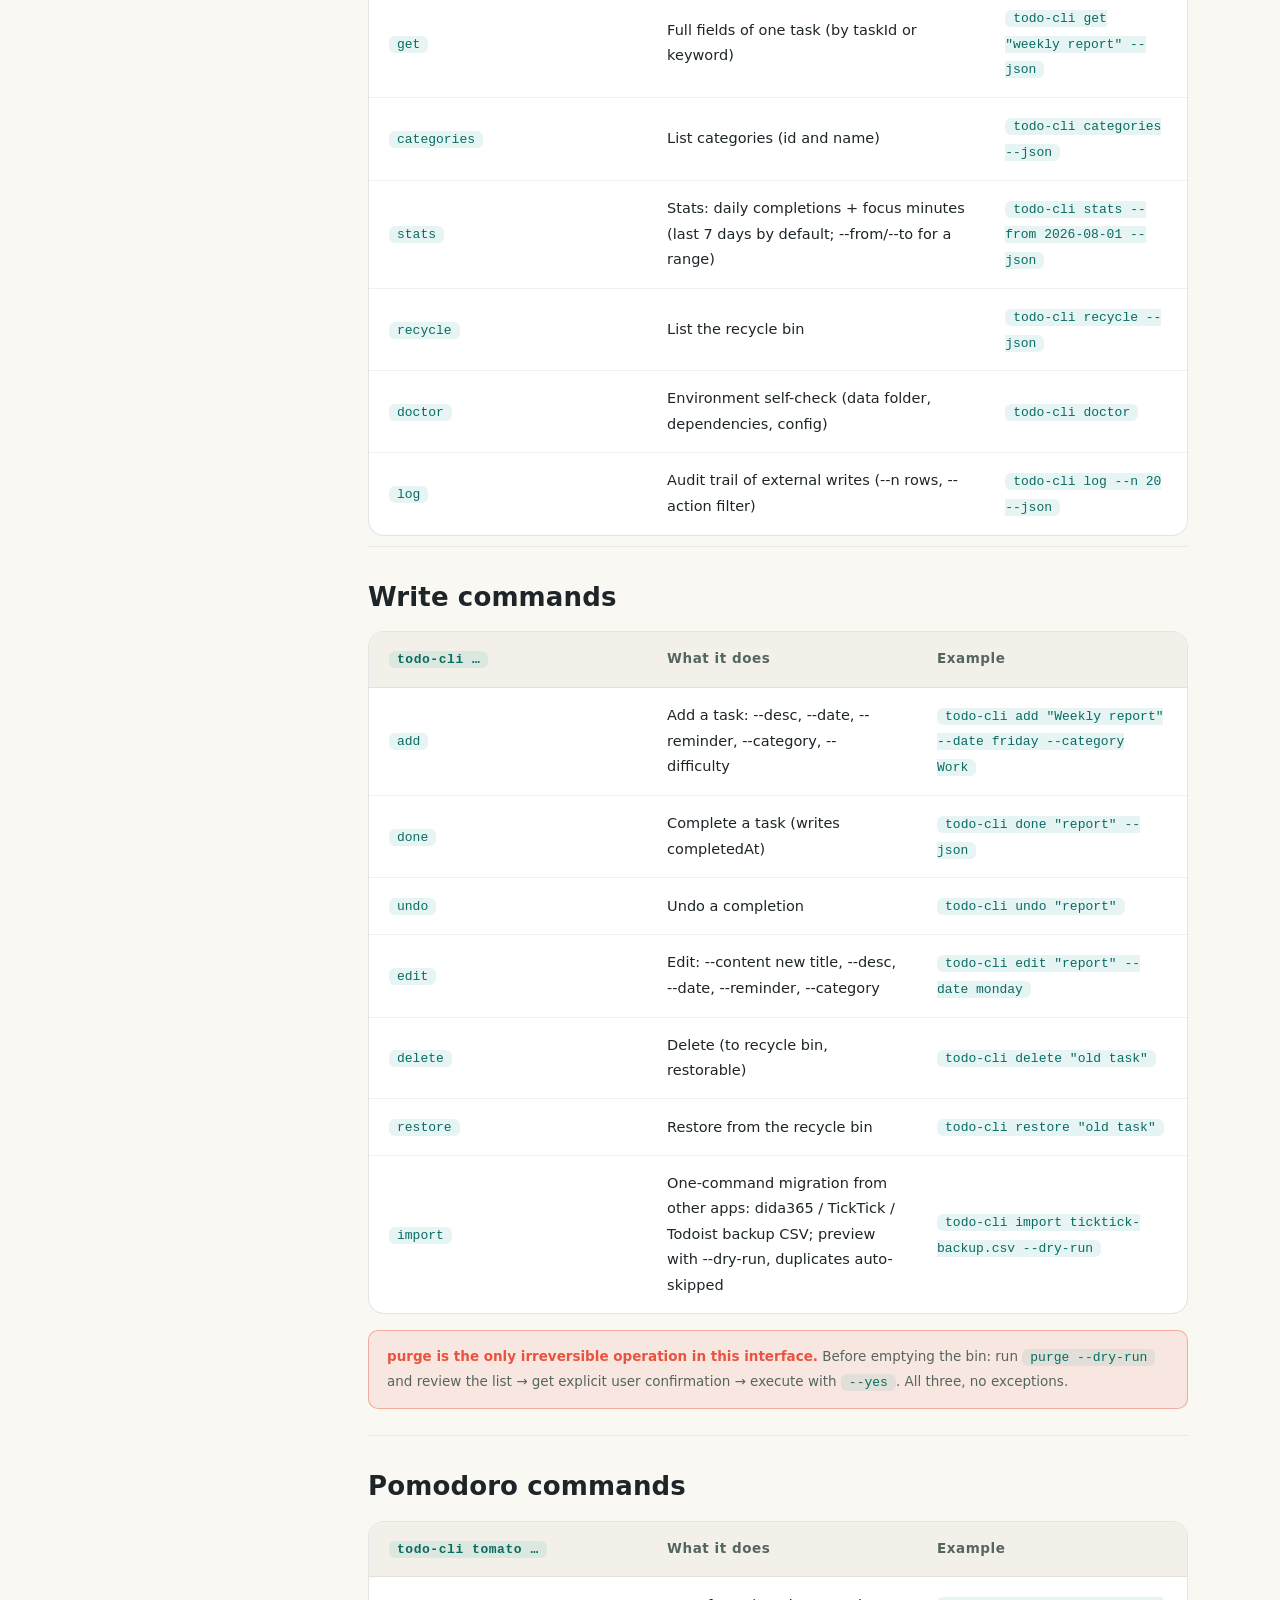
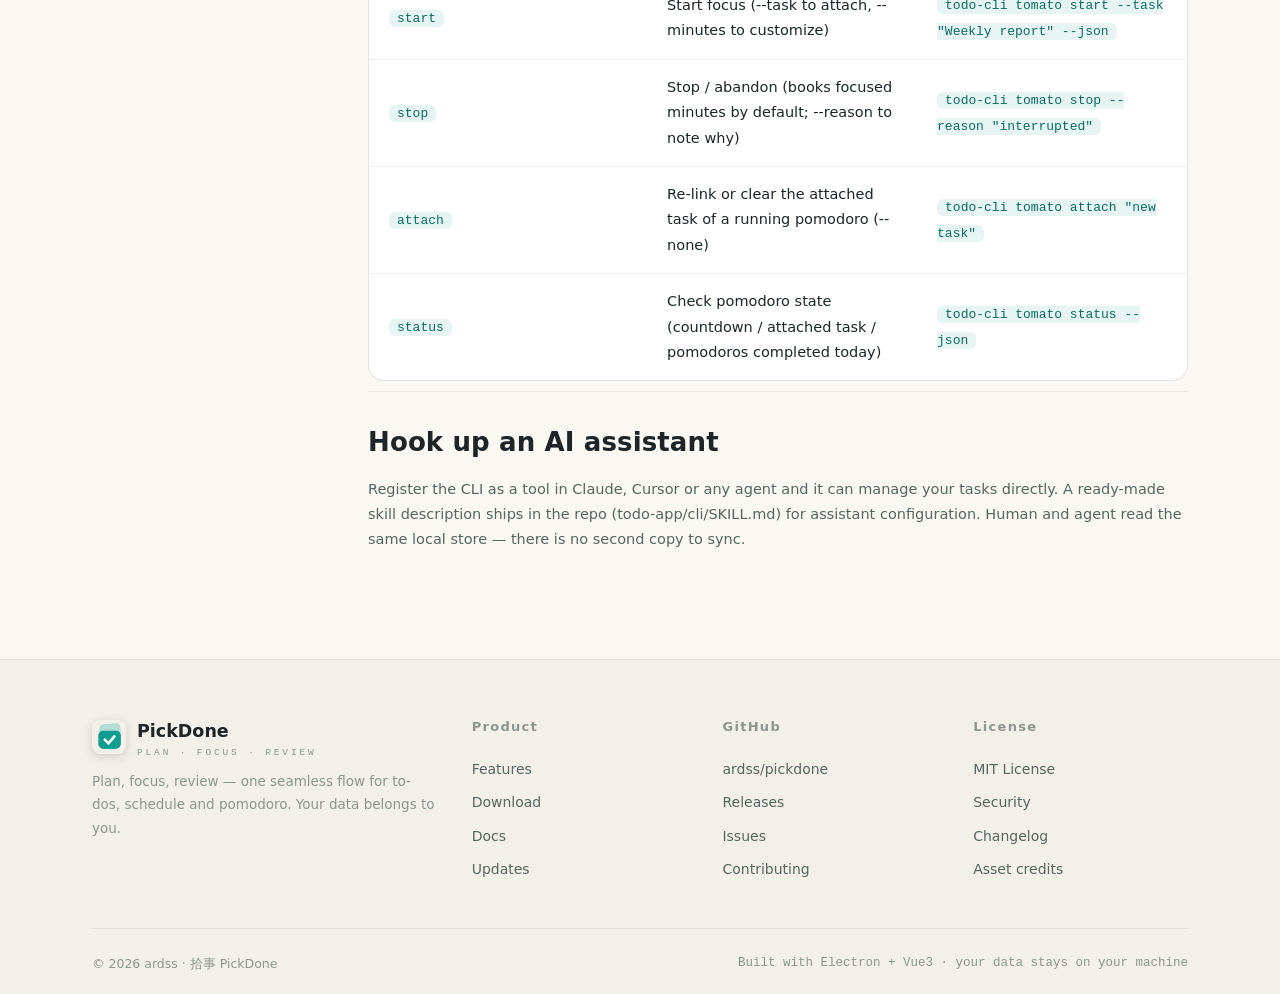
<file: cli.html>
<!DOCTYPE html>
<html lang="zh-CN">
<head>
<meta charset="UTF-8">
<meta name="viewport" content="width=device-width, initial-scale=1.0">
<title>AI CLI 参考：让 AI 替你管任务 — 拾事 PickDone</title>
<meta name="description" content="拾事 PickDone CLI 参考：20+ 条命令管理任务、子任务、番茄与统计，配套 AI 技能安装，Claude 等 AI 代理可直接操作你的待办。">
<meta name="msvalidate.01" content="02E07FBA0899AEF9E1F41C994A34BA62" />
<link rel="canonical" href="https://pickdone.app/cli.html">
<link rel="icon" type="image/png" href="assets/img/logo-64.png">
<link rel="stylesheet" href="assets/css/style.css?v=1788586545385">
  <script>if ('scrollRestoration' in history) history.scrollRestoration = 'manual'</script>
</head>
<body>

<header class="nav" id="nav">
  <div class="nav-inner">
    <a class="brand" href="index.html" aria-label="PickDone 首页">
      <img src="assets/img/logo.png" alt="" width="34" height="34">
      <span data-i18n-html="brand.name">拾事<small>PICKDONE</small></span>
    </a>
    <nav class="nav-links" aria-label="主导航">
      <a href="index.html#pillars" data-i18n="nav.features">功能</a>
      <a href="index.html#cli" data-i18n="nav.cli">AI CLI</a>
      <a href="docs.html" data-i18n="nav.docs">文档</a>
      <a href="blog.html" data-i18n="nav.blog">更新</a>
      <a href="index.html#compare" data-i18n="nav.compare">对比</a>
      <a href="faq.html" data-i18n="nav.faq">常见问题</a>
    </nav>
    <div class="nav-acts">
      <div class="lang-switch" role="group" aria-label="Language">
        <button type="button" id="langZh" class="on" aria-pressed="true">中文</button>
        <button type="button" id="langEn" aria-pressed="false">EN</button>
      </div>
      <a class="gh-link" href="https://github.com/ardss/pickdone" target="_blank" rel="noopener" aria-label="GitHub">
        <svg width="21" height="21" viewBox="0 0 16 16" fill="currentColor" aria-hidden="true"><path d="M8 0C3.58 0 0 3.58 0 8c0 3.54 2.29 6.53 5.47 7.59.4.07.55-.17.55-.38 0-.19-.01-.82-.01-1.49-2.01.37-2.53-.49-2.69-.94-.09-.23-.48-.94-.82-1.13-.28-.15-.68-.52-.01-.53.63-.01 1.08.58 1.23.82.72 1.21 1.87.87 2.33.66.07-.52.28-.87.51-1.07-1.78-.2-3.64-.89-3.64-3.95 0-.87.31-1.59.82-2.15-.08-.2-.36-1.02.08-2.12 0 0 .67-.21 2.2.82.64-.18 1.32-.27 2-.27s1.36.09 2 .27c1.53-1.04 2.2-.82 2.2-.82.44 1.1.16 1.92.08 2.12.51.56.82 1.27.82 2.15 0 3.07-1.87 3.75-3.65 3.95.29.25.54.73.54 1.48 0 1.07-.01 1.93-.01 2.2 0 .21.15.46.55.38A8.01 8.01 0 0 0 16 8c0-4.42-3.58-8-8-8Z"/></svg>
      </a>
      <a class="btn btn-primary btn-sm" href="index.html#download" data-i18n="nav.download">免费下载</a>
    </div>
  </div>
</header>

<main>
  <section class="page-hero">
    <div class="wrap">
      <a class="back-home" href="index.html" data-i18n="d.back">← 返回首页</a>
      <h1 data-i18n="cr.h1">CLI 参考</h1>
      <p class="lede" data-i18n="cr.lede">拾事的全部核心能力都以命令行原语开放，人和 AI 用同一套入口。本页与仓库内 CLI 手册保持一致，示例均可直接运行。</p>
    </div>
  </section>

  <div class="wrap docs-layout">
    <aside class="docs-side" aria-label="文档目录">
      <a href="docs.html" data-i18n="dc.n1">入门</a>
      <a href="guide.html" data-i18n="dc.n2">使用指南</a>
      <a href="cli.html" class="on" data-i18n="dc.n3">CLI 参考</a>
      <a href="data.html" data-i18n="dc.n4">数据与安全</a>
      <a href="faq.html" data-i18n="dc.n5">常见问题</a>
    </aside>

    <div>
      <section class="doc-sec">
        <h2 data-i18n="cr.pre.h">运行前提</h2>
        <p style="color:var(--text-2);font-size:14.5px" data-i18n="cr.pre.p1">需要 Node.js ≥ 20；命令在仓库的 todo-app 目录下执行：</p>
        <p><span class="code-inline">node cli/pickdone.js &lt;command&gt; [args] [--json]</span></p>
        <p style="color:var(--text-2);font-size:14.5px;margin-top:10px" data-i18n="cr.pre.p2">给 AI 助手用时始终加 --json：输出 {ok, command, data} 包络，写操作附带 next 字段提示后续命令。</p>
        <p class="note" data-i18n="cr.sync">应用正在运行时，CLI 写入约 2 秒内自动同步到界面，无需重启。</p>
      </section>

      <section class="doc-sec">
        <h2 data-i18n="cr.conv.h">通用约定</h2>
        <div class="doc-sub"><h4 data-i18n="cr.conv.hdate">日期参数</h4><p data-i18n="cr.conv.date">日期参数统一支持：today / tomorrow / +3d / YYYY-MM-DD / "YYYY-MM-DD HH:mm"。</p></div>
        <div class="doc-sub"><h4 data-i18n="cr.conv.herr">错误与退出码</h4><p data-i18n="cr.conv.err">错误走 stderr 并带非零退出码。常见错误码：AMBIGUOUS_MATCH（关键词命中多条，换更精确关键词或用完整 taskId，不要猜）、TASK_NOT_FOUND、NEEDS_CONFIRM（危险操作缺确认）。</p></div>
        <div class="doc-sub"><h4 data-i18n="cr.conv.hlimit">返回与级联</h4><p data-i18n="cr.conv.limit">list / search 默认最多返回 200 条（--limit 可调，上限 500）；完成父任务默认连带勾选全部子任务（--no-sub-cascade 关闭）。</p></div>
        <div class="doc-sub"><h4 data-i18n="cr.conv.haudit">审计流水</h4><p data-i18n="cr.conv.audit">每次写操作自动落审计流水（数据目录 cli-audit.jsonl），log 命令可查询——向别人汇报「AI 改了什么」时引用它。</p></div>
      </section>

      <section class="doc-sec">
        <h2 data-i18n="cr.read.h">读取命令</h2>
        <div class="compare cmd-table">
          <table class="cmp">
            <thead><tr><th style="width:34%"><span class="code-inline">todo-cli …</span></th><th style="width:33%" data-i18n="cr.t.desc">作用</th><th data-i18n="cr.t.ex">示例</th></tr></thead>
            <tbody>
              <tr><td><span class="code-inline">overview</span></td><td data-i18n="cr.r1">今日总览：完成度 / 逾期 / 无日期 / 回收站计数</td><td><span class="code-inline" data-i18n="cr.e1">todo-cli overview --json</span></td></tr>
              <tr><td><span class="code-inline">list</span></td><td data-i18n="cr.r2">列任务：支持 --all|today|tomorrow|week|overdue|future、--done|--undone、--category、--keyword、--limit</td><td><span class="code-inline" data-i18n="cr.e2">todo-cli list today --undone --json</span></td></tr>
              <tr><td><span class="code-inline">search</span></td><td data-i18n="cr.r3">全库搜索：按关键词搜内容与描述</td><td><span class="code-inline" data-i18n="cr.e3">todo-cli search "周报" --json</span></td></tr>
              <tr><td><span class="code-inline">get</span></td><td data-i18n="cr.r4">查看单个任务完整字段（支持 taskId 或关键词定位）</td><td><span class="code-inline" data-i18n="cr.e4">todo-cli get "写周报" --json</span></td></tr>
              <tr><td><span class="code-inline">categories</span></td><td data-i18n="cr.r5">分类列表（id 与名称）</td><td><span class="code-inline" data-i18n="cr.e5">todo-cli categories --json</span></td></tr>
              <tr><td><span class="code-inline">stats</span></td><td data-i18n="cr.r6">统计：每日完成量 + 专注分钟（默认近 7 天，可 --from/--to 指定区间）</td><td><span class="code-inline" data-i18n="cr.e6">todo-cli stats --from 2026-08-01 --json</span></td></tr>
              <tr><td><span class="code-inline">recycle</span></td><td data-i18n="cr.r7">回收站列表</td><td><span class="code-inline" data-i18n="cr.e7">todo-cli recycle --json</span></td></tr>
              <tr><td><span class="code-inline">doctor</span></td><td data-i18n="cr.r8">环境自检（数据目录、依赖与配置体检）</td><td><span class="code-inline" data-i18n="cr.e8">todo-cli doctor</span></td></tr>
              <tr><td><span class="code-inline">log</span></td><td data-i18n="cr.r9">审计流水查询：外部写操作历史（--n 条数，--action 过滤）</td><td><span class="code-inline" data-i18n="cr.e9">todo-cli log --n 20 --json</span></td></tr>
            </tbody>
          </table>
        </div>
      </section>

      <section class="doc-sec">
        <h2 data-i18n="cr.write.h">写入命令</h2>
        <div class="compare cmd-table">
          <table class="cmp">
            <thead><tr><th style="width:34%"><span class="code-inline">todo-cli …</span></th><th style="width:33%" data-i18n="cr.t.desc">作用</th><th data-i18n="cr.t.ex">示例</th></tr></thead>
            <tbody>
              <tr><td><span class="code-inline">add</span></td><td data-i18n="cr.w1">新增任务：--desc 描述、--date、--reminder、--category、--difficulty</td><td><span class="code-inline" data-i18n="cr.we1">todo-cli add "写周报" --date friday --category 工作</span></td></tr>
              <tr><td><span class="code-inline">done</span></td><td data-i18n="cr.w2">完成任务（写 completedAt）</td><td><span class="code-inline" data-i18n="cr.we2">todo-cli done "周报" --json</span></td></tr>
              <tr><td><span class="code-inline">undo</span></td><td data-i18n="cr.w3">撤销完成</td><td><span class="code-inline" data-i18n="cr.we3">todo-cli undo "周报"</span></td></tr>
              <tr><td><span class="code-inline">edit</span></td><td data-i18n="cr.w4">编辑：--content 新标题、--desc、--date、--reminder、--category</td><td><span class="code-inline" data-i18n="cr.we4">todo-cli edit "周报" --date monday</span></td></tr>
              <tr><td><span class="code-inline">delete</span></td><td data-i18n="cr.w5">删除（进回收站，可恢复）</td><td><span class="code-inline" data-i18n="cr.we5">todo-cli delete "旧任务"</span></td></tr>
              <tr><td><span class="code-inline">restore</span></td><td data-i18n="cr.w6">从回收站恢复</td><td><span class="code-inline" data-i18n="cr.we6">todo-cli restore "旧任务"</span></td></tr>
              <tr><td><span class="code-inline">import</span></td><td data-i18n="cr.w7">从其他应用一键迁移：滴答清单 / TickTick / Todoist 备份 CSV；--dry-run 先预览，重复任务自动去重</td><td><span class="code-inline" data-i18n="cr.we7">todo-cli import ticktick-backup.csv --dry-run</span></td></tr>
            </tbody>
          </table>
        </div>
        <div class="warn" data-i18n-html="cr.purge.warn"><b>purge 是本接口唯一不可恢复的操作。</b>清空回收站前必须：先跑 <span class="code-inline">purge --dry-run</span> 看清单 → 用户明确确认 → 带 <span class="code-inline">--yes</span> 执行。三者缺一不可。</div>
      </section>

      <section class="doc-sec">
        <h2 data-i18n="cr.tomato.h">番茄命令</h2>
        <div class="compare cmd-table">
          <table class="cmp">
            <thead><tr><th style="width:34%"><span class="code-inline">todo-cli tomato …</span></th><th style="width:33%" data-i18n="cr.t.desc">作用</th><th data-i18n="cr.t.ex">示例</th></tr></thead>
            <tbody>
              <tr><td><span class="code-inline">start</span></td><td data-i18n="cr.t1">开始专注（可 --task 附着任务、--minutes 自定义时长）</td><td><span class="code-inline" data-i18n="cr.te1">todo-cli tomato start --task "写周报" --json</span></td></tr>
              <tr><td><span class="code-inline">stop</span></td><td data-i18n="cr.t2">停止 / 放弃（默认按已专注时长落账，--reason 记原因）</td><td><span class="code-inline" data-i18n="cr.te2">todo-cli tomato stop --reason "被人打断"</span></td></tr>
              <tr><td><span class="code-inline">attach</span></td><td data-i18n="cr.t3">给进行中的番茄换绑 / 取消附着任务（--none）</td><td><span class="code-inline" data-i18n="cr.te3">todo-cli tomato attach "新任务"</span></td></tr>
              <tr><td><span class="code-inline">status</span></td><td data-i18n="cr.t4">查看番茄状态（倒计时 / 附着任务 / 今日收成）</td><td><span class="code-inline" data-i18n="cr.te4">todo-cli tomato status --json</span></td></tr>
            </tbody>
          </table>
        </div>
      </section>

      <section class="doc-sec">
        <h2 data-i18n="cr.ai.h">接入 AI 助手</h2>
        <p style="color:var(--text-2);font-size:14.5px" data-i18n="cr.ai.p">把 CLI 注册成 Claude、Cursor 等 AI 助手的工具，它就能直接替你管任务。仓库内附带现成的技能描述文件（todo-app/cli/SKILL.md），助手的接入配置可直接引用。人和 AI 读写同一个本地库，不存在第二份需要同步的数据。</p>
      </section>
    </div>
  </div>
<footer>
  <div class="wrap">
    <div class="foot-grid">
      <div class="foot-brand">
        <a class="brand" href="index.html">
          <img src="assets/img/logo.png" alt="" width="34" height="34">
          <span data-i18n-html="brand.name">拾事<small>PICKDONE</small></span>
        </a>
        <p data-i18n="foot.tag">本地离线优先的待办 · 日程 · 番茄专注桌面应用。你的数据只属于你。</p>
      </div>
      <div class="foot-col">
        <h5 data-i18n="foot.c1">产品</h5>
        <a href="index.html#pillars" data-i18n="nav.features">功能</a>
        <a href="index.html#download" data-i18n="nav.download">免费下载</a>
        <a href="docs.html" data-i18n="nav.docs">文档</a>
        <a href="blog.html" data-i18n="nav.blog">更新</a>
      </div>
      <div class="foot-col">
        <h5>GitHub</h5>
        <a href="https://github.com/ardss/pickdone" target="_blank" rel="noopener">ardss/pickdone</a>
        <a href="https://github.com/ardss/pickdone/releases" target="_blank" rel="noopener" data-i18n="foot.c2a">版本发布</a>
        <a href="https://github.com/ardss/pickdone/issues" target="_blank" rel="noopener" data-i18n="foot.c2b">问题反馈</a>
        <a href="https://github.com/ardss/pickdone/blob/main/CONTRIBUTING.md" target="_blank" rel="noopener" data-i18n="foot.c2c">参与贡献</a>
      </div>
      <div class="foot-col">
        <h5 data-i18n="foot.c3">协议</h5>
        <a href="https://github.com/ardss/pickdone/blob/main/LICENSE" target="_blank" rel="noopener">MIT License</a>
        <a href="https://github.com/ardss/pickdone/blob/main/SECURITY.md" target="_blank" rel="noopener" data-i18n="foot.c3a">安全说明</a>
        <a href="https://github.com/ardss/pickdone/blob/main/CHANGELOG.md" target="_blank" rel="noopener" data-i18n="foot.c3b">更新日志</a>
        <a href="https://github.com/ardss/pickdone/blob/main/todo-app/THIRD-PARTY-NOTICES.md" target="_blank" rel="noopener" data-i18n="foot.c3d">素材署名</a>
      </div>
    </div>
    <div class="foot-bottom">
      <span>© 2026 ardss · 拾事 PickDone</span>
      <span class="mono" data-i18n="foot.made">用 Electron + Vue3 打造 · 数据留在你的电脑里</span>
    </div>
  </div>
</footer>

<script src="assets/js/main.js?v=1788586545385"></script>
</body>
</html>
</file>
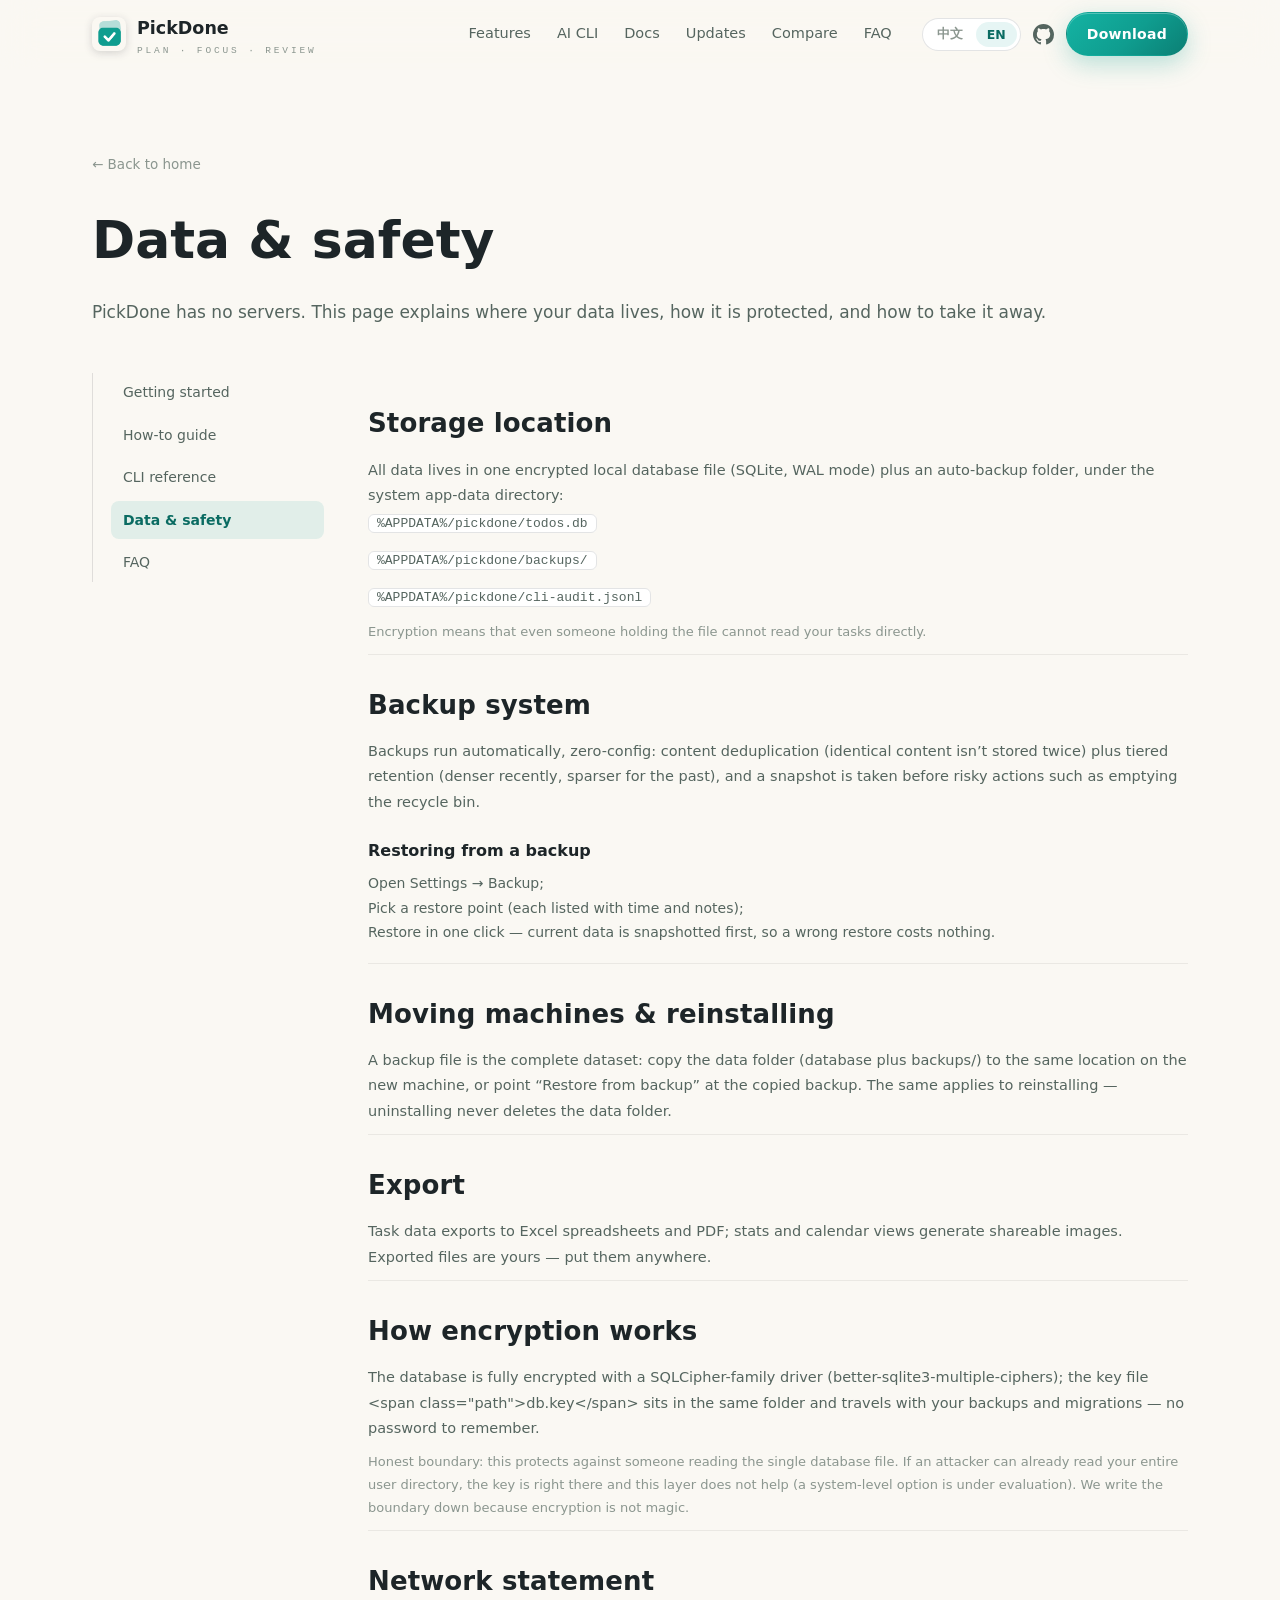
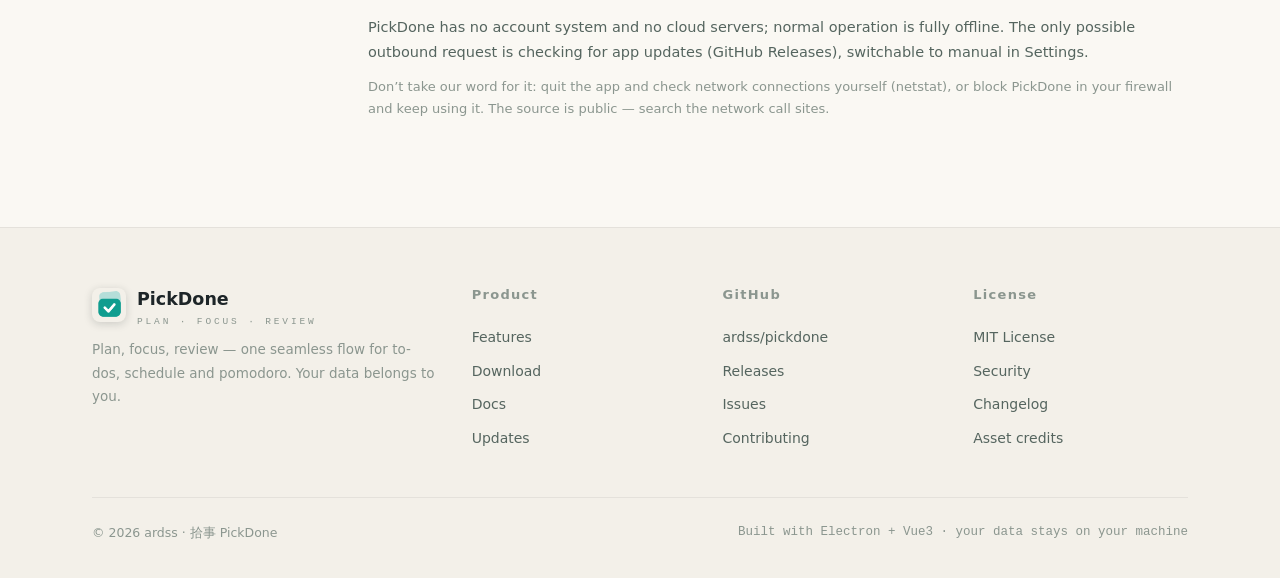
<file: data.html>
<!DOCTYPE html>
<html lang="zh-CN">
<head>
<meta charset="UTF-8">
<meta name="viewport" content="width=device-width, initial-scale=1.0">
<title>数据与安全：本机加密与自动备份 — 拾事 PickDone</title>
<meta name="description" content="拾事 PickDone 数据与安全：本机加密 SQLite 存储、自动备份与恢复、数据导入导出，数据永远只属于你。">
<meta name="msvalidate.01" content="02E07FBA0899AEF9E1F41C994A34BA62" />
<link rel="canonical" href="https://pickdone.app/data.html">
<link rel="icon" type="image/png" href="assets/img/logo-64.png">
<link rel="stylesheet" href="assets/css/style.css?v=1788586545385">
  <script>if ('scrollRestoration' in history) history.scrollRestoration = 'manual'</script>
</head>
<body>

<header class="nav" id="nav">
  <div class="nav-inner">
    <a class="brand" href="index.html" aria-label="PickDone 首页">
      <img src="assets/img/logo.png" alt="" width="34" height="34">
      <span data-i18n-html="brand.name">拾事<small>PICKDONE</small></span>
    </a>
    <nav class="nav-links" aria-label="主导航">
      <a href="index.html#pillars" data-i18n="nav.features">功能</a>
      <a href="index.html#cli" data-i18n="nav.cli">AI CLI</a>
      <a href="docs.html" data-i18n="nav.docs">文档</a>
      <a href="blog.html" data-i18n="nav.blog">更新</a>
      <a href="index.html#compare" data-i18n="nav.compare">对比</a>
      <a href="faq.html" data-i18n="nav.faq">常见问题</a>
    </nav>
    <div class="nav-acts">
      <div class="lang-switch" role="group" aria-label="Language">
        <button type="button" id="langZh" class="on" aria-pressed="true">中文</button>
        <button type="button" id="langEn" aria-pressed="false">EN</button>
      </div>
      <a class="gh-link" href="https://github.com/ardss/pickdone" target="_blank" rel="noopener" aria-label="GitHub">
        <svg width="21" height="21" viewBox="0 0 16 16" fill="currentColor" aria-hidden="true"><path d="M8 0C3.58 0 0 3.58 0 8c0 3.54 2.29 6.53 5.47 7.59.4.07.55-.17.55-.38 0-.19-.01-.82-.01-1.49-2.01.37-2.53-.49-2.69-.94-.09-.23-.48-.94-.82-1.13-.28-.15-.68-.52-.01-.53.63-.01 1.08.58 1.23.82.72 1.21 1.87.87 2.33.66.07-.52.28-.87.51-1.07-1.78-.2-3.64-.89-3.64-3.95 0-.87.31-1.59.82-2.15-.08-.2-.36-1.02.08-2.12 0 0 .67-.21 2.2.82.64-.18 1.32-.27 2-.27s1.36.09 2 .27c1.53-1.04 2.2-.82 2.2-.82.44 1.1.16 1.92.08 2.12.51.56.82 1.27.82 2.15 0 3.07-1.87 3.75-3.65 3.95.29.25.54.73.54 1.48 0 1.07-.01 1.93-.01 2.2 0 .21.15.46.55.38A8.01 8.01 0 0 0 16 8c0-4.42-3.58-8-8-8Z"/></svg>
      </a>
      <a class="btn btn-primary btn-sm" href="index.html#download" data-i18n="nav.download">免费下载</a>
    </div>
  </div>
</header>

<main>
  <section class="page-hero">
    <div class="wrap">
      <a class="back-home" href="index.html" data-i18n="d.back">← 返回首页</a>
      <h1 data-i18n="dt.h1">数据与安全</h1>
      <p class="lede" data-i18n="dt.lede">拾事没有服务器。这一页讲清楚你的数据在哪、怎么被保护、怎么带走。</p>
    </div>
  </section>

  <div class="wrap docs-layout">
    <aside class="docs-side" aria-label="文档目录">
      <a href="docs.html" data-i18n="dc.n1">入门</a>
      <a href="guide.html" data-i18n="dc.n2">使用指南</a>
      <a href="cli.html" data-i18n="dc.n3">CLI 参考</a>
      <a href="data.html" class="on" data-i18n="dc.n4">数据与安全</a>
      <a href="faq.html" data-i18n="dc.n5">常见问题</a>
    </aside>

    <div>
      <section class="doc-sec">
        <h2 data-i18n="dt.store.h">存储位置</h2>
        <p style="color:var(--text-2);font-size:14.5px" data-i18n="dt.store.p">全部数据落在一个本机加密数据库文件（SQLite，WAL 模式）与自动备份目录中，位于系统应用数据目录下：</p>
        <p><span class="path">%APPDATA%/pickdone/todos.db</span></p>
        <p style="margin-top:8px"><span class="path">%APPDATA%/pickdone/backups/</span></p>
        <p style="margin-top:8px"><span class="path">%APPDATA%/pickdone/cli-audit.jsonl</span></p>
        <p class="note" data-i18n="dt.store.note">加密存储意味着即便有人拿到这个文件，也无法直接读出你的任务内容。</p>
      </section>

      <section class="doc-sec">
        <h2 data-i18n="dt.backup.h">备份体系</h2>
        <p style="color:var(--text-2);font-size:14.5px" data-i18n="dt.backup.p1">应用自动备份，无需配置：内容去重（相同内容不重复占空间）+ 分级保留（近期备份更密、久远备份更稀），危险操作（如清空回收站）执行前还会先打事件快照。</p>
        <div class="doc-sub"><h4 data-i18n="dt.backup.h2">从备份恢复</h4>
          <p data-i18n="dt.backup.s1">打开 设置 → 备份；</p>
          <p data-i18n="dt.backup.s2">选择一个备份点（列表带时间与说明）；</p>
          <p data-i18n="dt.backup.s3">一键恢复，当前数据会先被再次快照，不怕恢复错。</p>
        </div>
      </section>

      <section class="doc-sec">
        <h2 data-i18n="dt.migrate.h">换机与重装</h2>
        <p style="color:var(--text-2);font-size:14.5px" data-i18n="dt.migrate.p">备份文件即完整数据：把数据目录（含数据库与 backups/）拷到新机器同位置，或在新机器上用「从备份恢复」指向拷过来的备份，即完成迁移。重装系统、卸载重装同理——卸载应用从不删除数据目录。</p>
      </section>

      <section class="doc-sec">
        <h2 data-i18n="dt.export.h">导出</h2>
        <p style="color:var(--text-2);font-size:14.5px" data-i18n="dt.export.p">任务数据可导出 Excel 表格与 PDF；统计与日历支持生成分享长图。导出的文件属于你，想放哪放哪。</p>
      </section>

      <section class="doc-sec">
        <h2 data-i18n="dt.enc.h">加密是怎么做的</h2>
        <p style="color:var(--text-2);font-size:14.5px" data-i18n="dt.enc.p">数据库使用 SQLCipher 系加密驱动（better-sqlite3-multiple-ciphers）整库加密；密钥文件 <span class="path">db.key</span> 与数据库放在同一目录，随备份/迁移一起走，不需要你记密码。</p>
        <p class="note" data-i18n="dt.enc.p2">诚实边界：这能防住「拿到单个数据库文件」的读取；如果攻击者已经能读取你的整个用户目录，密钥也在一起，这层不设防（系统级方案在评估中）。我们把边界写出来，是因为加密不是魔法。</p>
      </section>

      <section class="doc-sec">
        <h2 data-i18n="dt.net.h">网络行为声明</h2>
        <p style="color:var(--text-2);font-size:14.5px" data-i18n="dt.net.p">拾事没有账号体系与云端服务器，正常运行全程不联网。唯一可能的外部请求是检查应用更新（访问 GitHub Releases），可在设置中改为手动检查。</p>
        <p class="note" data-i18n="dt.net.p2">不信？可以自己验证：退出应用后用系统命令查看网络连接（如 netstat），或在防火墙里拦掉拾事后照常用；源码全部公开，联网调用点可以直接搜。</p>
      </section>
    </div>
  </div>
<footer>
  <div class="wrap">
    <div class="foot-grid">
      <div class="foot-brand">
        <a class="brand" href="index.html">
          <img src="assets/img/logo.png" alt="" width="34" height="34">
          <span data-i18n-html="brand.name">拾事<small>PICKDONE</small></span>
        </a>
        <p data-i18n="foot.tag">本地离线优先的待办 · 日程 · 番茄专注桌面应用。你的数据只属于你。</p>
      </div>
      <div class="foot-col">
        <h5 data-i18n="foot.c1">产品</h5>
        <a href="index.html#pillars" data-i18n="nav.features">功能</a>
        <a href="index.html#download" data-i18n="nav.download">免费下载</a>
        <a href="docs.html" data-i18n="nav.docs">文档</a>
        <a href="blog.html" data-i18n="nav.blog">更新</a>
      </div>
      <div class="foot-col">
        <h5>GitHub</h5>
        <a href="https://github.com/ardss/pickdone" target="_blank" rel="noopener">ardss/pickdone</a>
        <a href="https://github.com/ardss/pickdone/releases" target="_blank" rel="noopener" data-i18n="foot.c2a">版本发布</a>
        <a href="https://github.com/ardss/pickdone/issues" target="_blank" rel="noopener" data-i18n="foot.c2b">问题反馈</a>
        <a href="https://github.com/ardss/pickdone/blob/main/CONTRIBUTING.md" target="_blank" rel="noopener" data-i18n="foot.c2c">参与贡献</a>
      </div>
      <div class="foot-col">
        <h5 data-i18n="foot.c3">协议</h5>
        <a href="https://github.com/ardss/pickdone/blob/main/LICENSE" target="_blank" rel="noopener">MIT License</a>
        <a href="https://github.com/ardss/pickdone/blob/main/SECURITY.md" target="_blank" rel="noopener" data-i18n="foot.c3a">安全说明</a>
        <a href="https://github.com/ardss/pickdone/blob/main/CHANGELOG.md" target="_blank" rel="noopener" data-i18n="foot.c3b">更新日志</a>
        <a href="https://github.com/ardss/pickdone/blob/main/todo-app/THIRD-PARTY-NOTICES.md" target="_blank" rel="noopener" data-i18n="foot.c3d">素材署名</a>
      </div>
    </div>
    <div class="foot-bottom">
      <span>© 2026 ardss · 拾事 PickDone</span>
      <span class="mono" data-i18n="foot.made">用 Electron + Vue3 打造 · 数据留在你的电脑里</span>
    </div>
  </div>
</footer>

<script src="assets/js/main.js?v=1788586545385"></script>
</body>
</html>
</file>
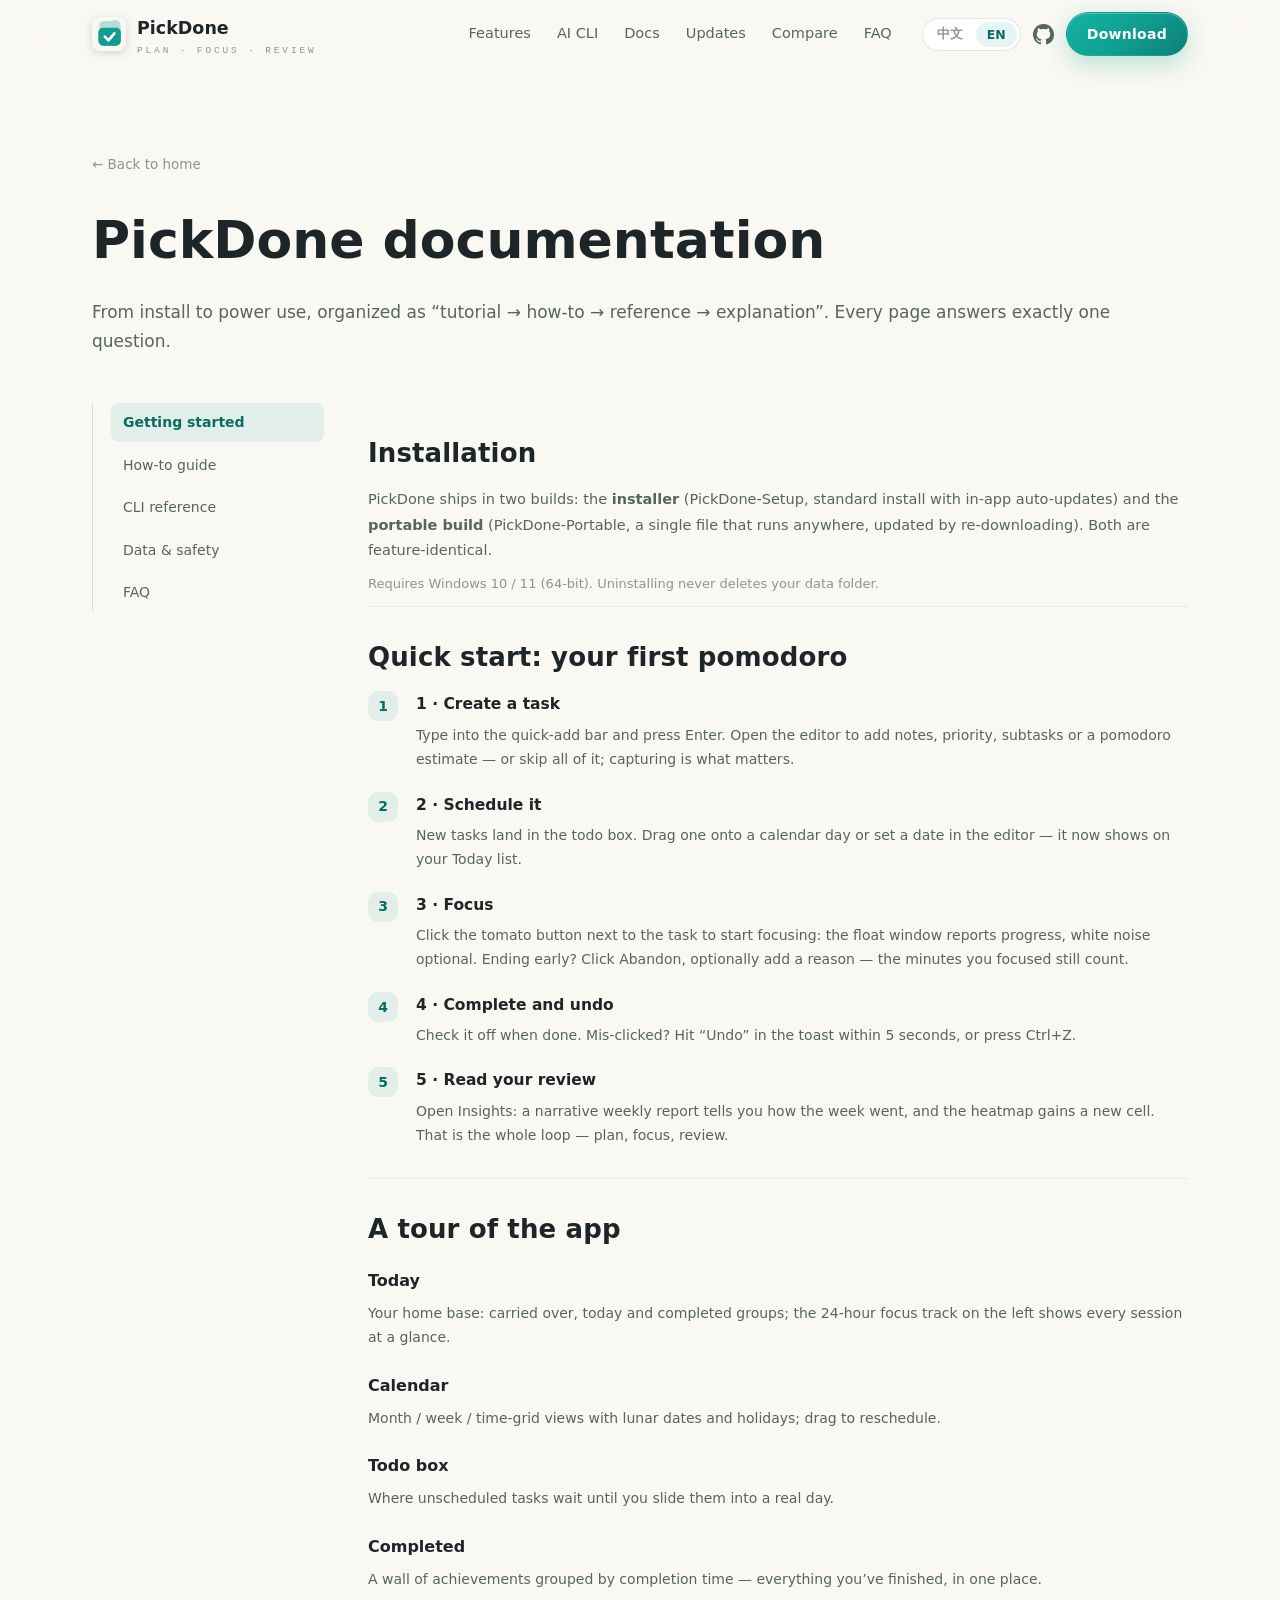
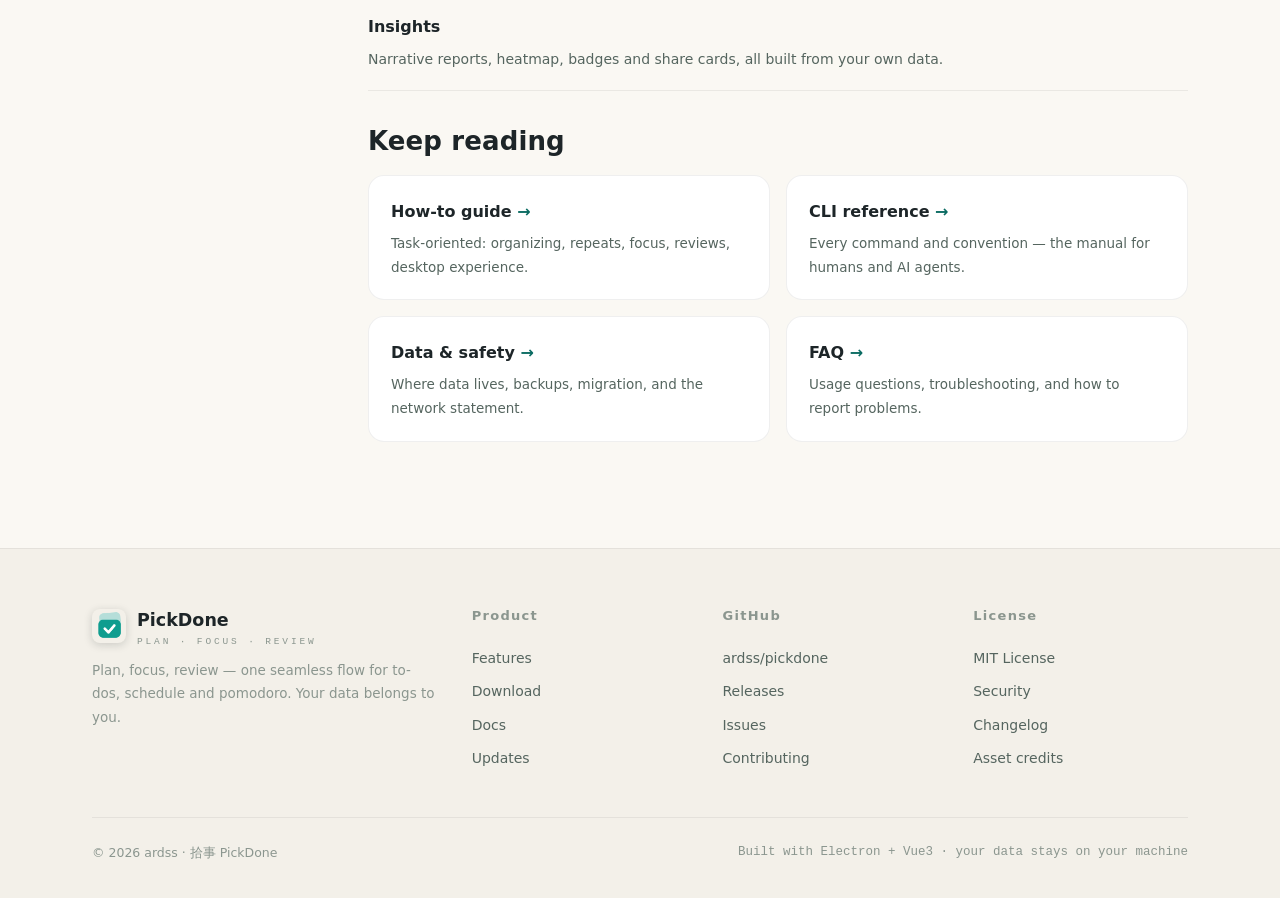
<file: docs.html>
<!DOCTYPE html>
<html lang="zh-CN">
<head>
<meta charset="UTF-8">
<meta name="viewport" content="width=device-width, initial-scale=1.0">
<title>文档 · 拾事 PickDone</title>
<meta name="description" content="拾事 PickDone 文档：安装、快速上手、界面导览，以及使用指南、CLI 参考、数据与安全、常见问题。">
<meta name="msvalidate.01" content="02E07FBA0899AEF9E1F41C994A34BA62" />
<link rel="canonical" href="https://pickdone.app/docs.html">
<link rel="icon" type="image/png" href="assets/img/logo-64.png">
<link rel="stylesheet" href="assets/css/style.css?v=1788586545385">
  <script>if ('scrollRestoration' in history) history.scrollRestoration = 'manual'</script>
</head>
<body>

<header class="nav" id="nav">
  <div class="nav-inner">
    <a class="brand" href="index.html" aria-label="PickDone 首页">
      <img src="assets/img/logo.png" alt="" width="34" height="34">
      <span data-i18n-html="brand.name">拾事<small>PICKDONE</small></span>
    </a>
    <nav class="nav-links" aria-label="主导航">
      <a href="index.html#pillars" data-i18n="nav.features">功能</a>
      <a href="index.html#cli" data-i18n="nav.cli">AI CLI</a>
      <a href="docs.html" data-i18n="nav.docs">文档</a>
      <a href="blog.html" data-i18n="nav.blog">更新</a>
      <a href="index.html#compare" data-i18n="nav.compare">对比</a>
      <a href="faq.html" data-i18n="nav.faq">常见问题</a>
    </nav>
    <div class="nav-acts">
      <div class="lang-switch" role="group" aria-label="Language">
        <button type="button" id="langZh" class="on" aria-pressed="true">中文</button>
        <button type="button" id="langEn" aria-pressed="false">EN</button>
      </div>
      <a class="gh-link" href="https://github.com/ardss/pickdone" target="_blank" rel="noopener" aria-label="GitHub">
        <svg width="21" height="21" viewBox="0 0 16 16" fill="currentColor" aria-hidden="true"><path d="M8 0C3.58 0 0 3.58 0 8c0 3.54 2.29 6.53 5.47 7.59.4.07.55-.17.55-.38 0-.19-.01-.82-.01-1.49-2.01.37-2.53-.49-2.69-.94-.09-.23-.48-.94-.82-1.13-.28-.15-.68-.52-.01-.53.63-.01 1.08.58 1.23.82.72 1.21 1.87.87 2.33.66.07-.52.28-.87.51-1.07-1.78-.2-3.64-.89-3.64-3.95 0-.87.31-1.59.82-2.15-.08-.2-.36-1.02.08-2.12 0 0 .67-.21 2.2.82.64-.18 1.32-.27 2-.27s1.36.09 2 .27c1.53-1.04 2.2-.82 2.2-.82.44 1.1.16 1.92.08 2.12.51.56.82 1.27.82 2.15 0 3.07-1.87 3.75-3.65 3.95.29.25.54.73.54 1.48 0 1.07-.01 1.93-.01 2.2 0 .21.15.46.55.38A8.01 8.01 0 0 0 16 8c0-4.42-3.58-8-8-8Z"/></svg>
      </a>
      <a class="btn btn-primary btn-sm" href="index.html#download" data-i18n="nav.download">免费下载</a>
    </div>
  </div>
</header>

<main>
  <section class="page-hero">
    <div class="wrap">
      <a class="back-home" href="index.html" data-i18n="d.back">← 返回首页</a>
      <h1 data-i18n="gs.h1">拾事文档</h1>
      <p class="lede" data-i18n="gs.lede">从安装到进阶。按「教程 → 指南 → 参考 → 阐释」组织，每一页只回答一个问题。</p>
    </div>
  </section>

  <div class="wrap docs-layout">
    <aside class="docs-side" aria-label="文档目录">
      <a href="docs.html" class="on" data-i18n="dc.n1">入门</a>
      <a href="guide.html" data-i18n="dc.n2">使用指南</a>
      <a href="cli.html" data-i18n="dc.n3">CLI 参考</a>
      <a href="data.html" data-i18n="dc.n4">数据与安全</a>
      <a href="faq.html" data-i18n="dc.n5">常见问题</a>
    </aside>

    <div>
      <section class="doc-sec">
        <h2 data-i18n="gs.install.h">安装</h2>
        <p style="color:var(--text-2);font-size:14.5px" data-i18n-html="gs.install.p">拾事提供两个版本：<b>安装版</b>（PickDone-Setup，标准安装，支持应用内自动更新）与<b>便携版</b>（PickDone-Portable，单文件免安装，拷到哪都能跑，更新需手动重新下载）。两者功能完全一致。</p>
        <p class="note" data-i18n="gs.install.req">系统要求：Windows 10 / 11（64 位）。卸载应用不会删除你的数据目录。</p>
      </section>

      <section class="doc-sec">
        <h2 data-i18n="gs.tut.h">快速上手：你的第一个番茄</h2>
        <div class="doc-step"><span class="n">1</span><div><h4 data-i18n="gs.tut.s1t">1 · 创建一个任务</h4><p data-i18n="gs.tut.s1p">在顶部输入框写下要做的事，按回车。可以在编辑面板里补充描述、设优先级、加子任务、估计番茄数——也可以什么都不填，先记下来再说。</p></div></div>
        <div class="doc-step"><span class="n">2</span><div><h4 data-i18n="gs.tut.s2t">2 · 把它排到今天</h4><p data-i18n="gs.tut.s2p">新任务默认进入待办箱；把它拖到日历的某一天，或在编辑面板里设日期。到了「今日待办」页面就能看到它。</p></div></div>
        <div class="doc-step"><span class="n">3</span><div><h4 data-i18n="gs.tut.s3t">3 · 开始专注</h4><p data-i18n="gs.tut.s3p">点击任务右侧的番茄按钮开始专注：悬浮窗缩到角落报进度，可以配上白噪音。想提前结束？就地放弃并记下原因，专注过的分钟数照样入账。</p></div></div>
        <div class="doc-step"><span class="n">4</span><div><h4 data-i18n="gs.tut.s4t">4 · 完成并撤销</h4><p data-i18n="gs.tut.s4p">做完点勾即可完成；5 秒内发现点错了？底部弹出通知里点「撤销」，或按 Ctrl+Z。</p></div></div>
        <div class="doc-step"><span class="n">5</span><div><h4 data-i18n="gs.tut.s5t">5 · 看你的复盘</h4><p data-i18n="gs.tut.s5p">进入「数据复盘」：一段叙事周报告诉你这周怎么样，热力图上会多出一格颜色。这就是拾事的完整闭环：计划 → 专注 → 复盘。</p></div></div>
      </section>

      <section class="doc-sec">
        <h2 data-i18n="gs.ui.h">界面导览</h2>
        <div class="doc-sub"><h4 data-i18n="gs.ui.today">今日待办</h4><p data-i18n="gs.ui.todayp">今天的主场：昨日未完成、今天与已完成三组；左侧是 24 小时时间轨，专注记录一眼可见。</p></div>
        <div class="doc-sub"><h4 data-i18n="gs.ui.calendar">日程概览</h4><p data-i18n="gs.ui.calendarp">月 / 周 / 时间块月历，农历与节假日齐全，拖拽改期。</p></div>
        <div class="doc-sub"><h4 data-i18n="gs.ui.todobox">待办箱</h4><p data-i18n="gs.ui.todoboxp">所有没有排期的任务住在这里，等你有空再把它们安排进具体的日子。</p></div>
        <div class="doc-sub"><h4 data-i18n="gs.ui.done">已达成</h4><p data-i18n="gs.ui.donep">按完成时间分组的成就墙，坚持了多久一目了然。</p></div>
        <div class="doc-sub"><h4 data-i18n="gs.ui.insights">数据复盘</h4><p data-i18n="gs.ui.insightsp">叙事周报、热力图、成就徽章与分享卡片，全部基于你自己的数据。</p></div>
      </section>

      <section class="doc-sec">
        <h2 data-i18n="gs.map.h">继续阅读</h2>
        <div class="cards-grid">
          <a class="card-link" href="guide.html"><h4 data-i18n="gs.map.guide">使用指南</h4><p data-i18n="gs.map.guidep">按任务找做法：组织、重复、番茄、复盘、桌面体验。</p></a>
          <a class="card-link" href="cli.html"><h4 data-i18n="gs.map.cli">CLI 参考</h4><p data-i18n="gs.map.clip">全部命令与约定，给人和给 AI 的完整手册。</p></a>
          <a class="card-link" href="data.html"><h4 data-i18n="gs.map.data">数据与安全</h4><p data-i18n="gs.map.datap">数据存在哪、怎么备份、怎么迁移、会不会联网。</p></a>
          <a class="card-link" href="faq.html"><h4 data-i18n="gs.map.faq">常见问题</h4><p data-i18n="gs.map.faqp">使用疑问与技术排查，以及怎么反馈问题。</p></a>
        </div>
      </section>
    </div>
  </div>
</main>

<footer>
  <div class="wrap">
    <div class="foot-grid">
      <div class="foot-brand">
        <a class="brand" href="index.html">
          <img src="assets/img/logo.png" alt="" width="34" height="34">
          <span data-i18n-html="brand.name">拾事<small>PICKDONE</small></span>
        </a>
        <p data-i18n="foot.tag">本地离线优先的待办 · 日程 · 番茄专注桌面应用。你的数据只属于你。</p>
      </div>
      <div class="foot-col">
        <h5 data-i18n="foot.c1">产品</h5>
        <a href="index.html#pillars" data-i18n="nav.features">功能</a>
        <a href="index.html#download" data-i18n="nav.download">免费下载</a>
        <a href="docs.html" data-i18n="nav.docs">文档</a>
        <a href="blog.html" data-i18n="nav.blog">更新</a>
      </div>
      <div class="foot-col">
        <h5>GitHub</h5>
        <a href="https://github.com/ardss/pickdone" target="_blank" rel="noopener">ardss/pickdone</a>
        <a href="https://github.com/ardss/pickdone/releases" target="_blank" rel="noopener" data-i18n="foot.c2a">版本发布</a>
        <a href="https://github.com/ardss/pickdone/issues" target="_blank" rel="noopener" data-i18n="foot.c2b">问题反馈</a>
        <a href="https://github.com/ardss/pickdone/blob/main/CONTRIBUTING.md" target="_blank" rel="noopener" data-i18n="foot.c2c">参与贡献</a>
      </div>
      <div class="foot-col">
        <h5 data-i18n="foot.c3">协议</h5>
        <a href="https://github.com/ardss/pickdone/blob/main/LICENSE" target="_blank" rel="noopener">MIT License</a>
        <a href="https://github.com/ardss/pickdone/blob/main/SECURITY.md" target="_blank" rel="noopener" data-i18n="foot.c3a">安全说明</a>
        <a href="https://github.com/ardss/pickdone/blob/main/CHANGELOG.md" target="_blank" rel="noopener" data-i18n="foot.c3b">更新日志</a>
        <a href="https://github.com/ardss/pickdone/blob/main/todo-app/THIRD-PARTY-NOTICES.md" target="_blank" rel="noopener" data-i18n="foot.c3d">素材署名</a>
      </div>
    </div>
    <div class="foot-bottom">
      <span>© 2026 ardss · 拾事 PickDone</span>
      <span class="mono" data-i18n="foot.made">用 Electron + Vue3 打造 · 数据留在你的电脑里</span>
    </div>
  </div>
</footer>

<script src="assets/js/main.js?v=1788586545385"></script>
</body>
</html>
</file>
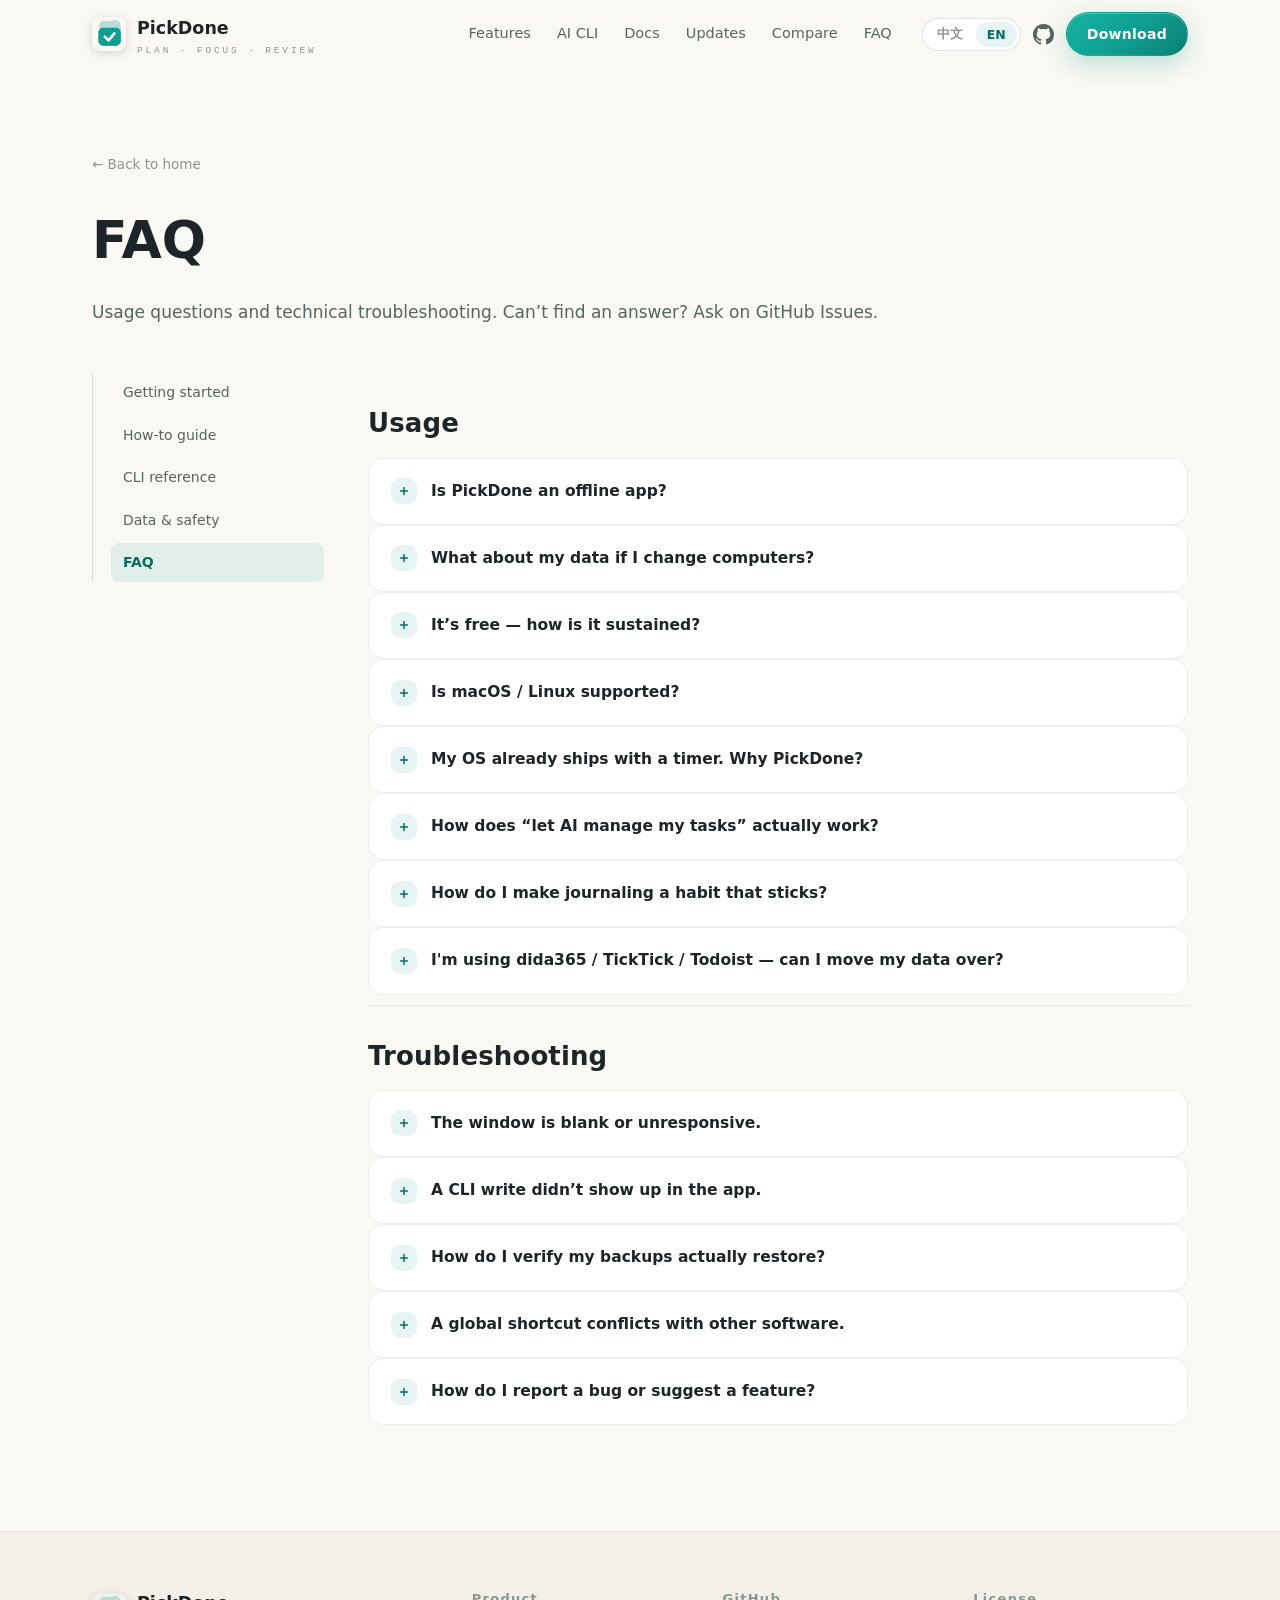
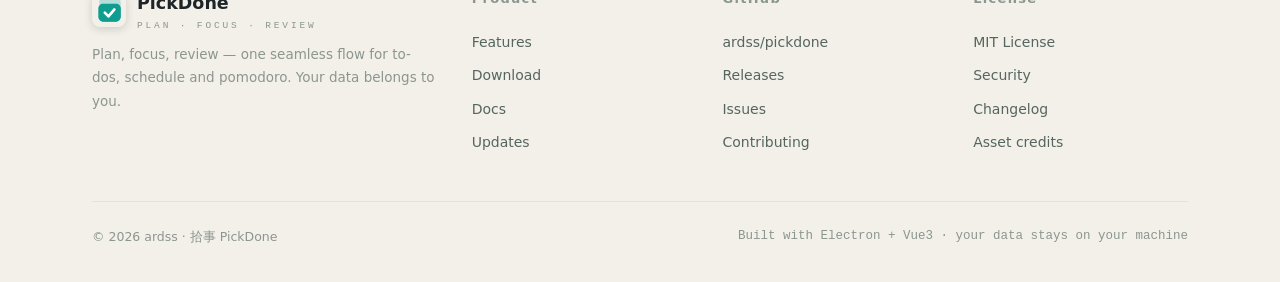
<file: faq.html>
<!DOCTYPE html>
<html lang="zh-CN">
<head>
<meta charset="UTF-8">
<meta name="viewport" content="width=device-width, initial-scale=1.0">
<title>常见问题 FAQ — 拾事 PickDone</title>
<meta name="description" content="拾事 PickDone 常见问题：完全离线吗？数据怎么迁移？免费靠什么维持？番茄账目如何计算？安装与更新遇到问题怎么办？">
<meta name="msvalidate.01" content="02E07FBA0899AEF9E1F41C994A34BA62" />
<link rel="canonical" href="https://pickdone.app/faq.html">
<link rel="icon" type="image/png" href="assets/img/logo-64.png">
<link rel="stylesheet" href="assets/css/style.css?v=1788586545385">
<script type="application/ld+json">{"@context": "https://schema.org", "@type": "FAQPage", "name": "拾事 PickDone 常见问题", "url": "https://pickdone.app/faq.html", "mainEntity": [{"@type": "Question", "name": "真的完全离线吗？会不会偷偷联网？", "acceptedAnswer": {"@type": "Answer", "text": "是。拾事没有任何账号体系与云端服务器，任务、专注记录、统计全部存储在本机数据库文件中；应用不采集任何数据。唯一可能的外部请求是检查更新，也可以在设置里改为手动检查。"}}, {"@type": "Question", "name": "换电脑或重装系统，数据怎么办？", "acceptedAnswer": {"@type": "Answer", "text": "你的全部数据就是一个数据库文件，加上自动备份目录。新机器装好应用后把文件拷回去即可；应用还内置一键从备份恢复，误删了也能找回。"}}, {"@type": "Question", "name": "免费的，那靠什么维持？", "acceptedAnswer": {"@type": "Answer", "text": "拾事是个人兴趣驱动的开源项目，MIT 协议，代码全部公开，不设付费墙、不塞广告。如果它对你有用，去 GitHub 点个 Star 就是最大的支持。"}}, {"@type": "Question", "name": "支持 macOS / Linux 吗？", "acceptedAnswer": {"@type": "Answer", "text": "目前主要在 Windows 10 / 11 上打磨与验证。macOS / Linux 在计划中，欢迎到 GitHub 提 issue 反馈需求，甚至参与适配。"}}, {"@type": "Question", "name": "系统自带的时钟就有番茄钟，为什么还要用拾事？", "acceptedAnswer": {"@type": "Answer", "text": "系统时钟是个计时器，拾事是一套工作流：番茄和任务绑定、时长自动归账到具体事项，24 小时时间轴和叙事式周报帮你复盘——计时只是最浅的一层。"}}, {"@type": "Question", "name": "「让 AI 替我管任务」具体怎么用？", "acceptedAnswer": {"@type": "Answer", "text": "拾事内置 CLI，所有命令支持 JSON 输出。把它注册成 Claude、Cursor 等 AI 助手的工具后，你可以直接说「帮我把周报加到周五并提醒我」，AI 会调用 CLI 完成——人和 AI 操作同一个本地库，无需任何云同步。"}}, {"@type": "Question", "name": "「装了就吃灰」怎么办？我自己也坚持不下去。", "acceptedAnswer": {"@type": "Answer", "text": "拾事专门为「坚持不下去」设计了兜底：托盘常驻随时回得来、桌面小组件让清单躺在桌面上、全局快捷键一秒记一条、悬浮窗提醒你正在专注；每周的叙事复盘会拉你回来看一眼自己走了多远。"}}, {"@type": "Question", "name": "我在用滴答清单 / TickTick / Todoist，能搬过来吗？", "acceptedAnswer": {"@type": "Answer", "text": "能。设置 → 数据管理 → 「从其他应用迁移」，选择它们导出的备份 CSV 即可一键导入：清单变成分类、子任务和完成状态保留、重复任务自动去重，导入前可预览。习惯用终端的话，CLI 的 import 命令支持同样的格式。"}}]}</script>
  <script>if ('scrollRestoration' in history) history.scrollRestoration = 'manual'</script>
</head>
<body>

<header class="nav" id="nav">
  <div class="nav-inner">
    <a class="brand" href="index.html" aria-label="PickDone 首页">
      <img src="assets/img/logo.png" alt="" width="34" height="34">
      <span data-i18n-html="brand.name">拾事<small>PICKDONE</small></span>
    </a>
    <nav class="nav-links" aria-label="主导航">
      <a href="index.html#pillars" data-i18n="nav.features">功能</a>
      <a href="index.html#cli" data-i18n="nav.cli">AI CLI</a>
      <a href="docs.html" data-i18n="nav.docs">文档</a>
      <a href="blog.html" data-i18n="nav.blog">更新</a>
      <a href="index.html#compare" data-i18n="nav.compare">对比</a>
      <a href="faq.html" data-i18n="nav.faq">常见问题</a>
    </nav>
    <div class="nav-acts">
      <div class="lang-switch" role="group" aria-label="Language">
        <button type="button" id="langZh" class="on" aria-pressed="true">中文</button>
        <button type="button" id="langEn" aria-pressed="false">EN</button>
      </div>
      <a class="gh-link" href="https://github.com/ardss/pickdone" target="_blank" rel="noopener" aria-label="GitHub">
        <svg width="21" height="21" viewBox="0 0 16 16" fill="currentColor" aria-hidden="true"><path d="M8 0C3.58 0 0 3.58 0 8c0 3.54 2.29 6.53 5.47 7.59.4.07.55-.17.55-.38 0-.19-.01-.82-.01-1.49-2.01.37-2.53-.49-2.69-.94-.09-.23-.48-.94-.82-1.13-.28-.15-.68-.52-.01-.53.63-.01 1.08.58 1.23.82.72 1.21 1.87.87 2.33.66.07-.52.28-.87.51-1.07-1.78-.2-3.64-.89-3.64-3.95 0-.87.31-1.59.82-2.15-.08-.2-.36-1.02.08-2.12 0 0 .67-.21 2.2.82.64-.18 1.32-.27 2-.27s1.36.09 2 .27c1.53-1.04 2.2-.82 2.2-.82.44 1.1.16 1.92.08 2.12.51.56.82 1.27.82 2.15 0 3.07-1.87 3.75-3.65 3.95.29.25.54.73.54 1.48 0 1.07-.01 1.93-.01 2.2 0 .21.15.46.55.38A8.01 8.01 0 0 0 16 8c0-4.42-3.58-8-8-8Z"/></svg>
      </a>
      <a class="btn btn-primary btn-sm" href="index.html#download" data-i18n="nav.download">免费下载</a>
    </div>
  </div>
</header>

<main>
  <section class="page-hero">
    <div class="wrap">
      <a class="back-home" href="index.html" data-i18n="d.back">← 返回首页</a>
      <h1 data-i18n="fq.h1">常见问题</h1>
      <p class="lede" data-i18n="fq.lede">使用疑问与技术排查。没找到答案？GitHub Issues 见。</p>
    </div>
  </section>

  <div class="wrap docs-layout">
    <aside class="docs-side" aria-label="文档目录">
      <a href="docs.html" data-i18n="dc.n1">入门</a>
      <a href="guide.html" data-i18n="dc.n2">使用指南</a>
      <a href="cli.html" data-i18n="dc.n3">CLI 参考</a>
      <a href="data.html" data-i18n="dc.n4">数据与安全</a>
      <a href="faq.html" class="on" data-i18n="dc.n5">常见问题</a>
    </aside>

    <div>
      <section class="doc-sec">
        <h2 data-i18n="fq.use.h">使用相关</h2>
        <details class="faq"><summary><span class="q-ic"><svg width="12" height="12" viewBox="0 0 24 24" fill="none" stroke="currentColor" stroke-width="3" stroke-linecap="round" aria-hidden="true"><path d="M12 5v14M5 12h14"/></svg></span><span data-i18n="q1.q">真的完全离线吗？会不会偷偷联网？</span></summary><p class="a" data-i18n="q1.a">是。拾事没有任何账号体系与云端服务器，任务、专注记录、统计全部存储在本机数据库文件中；应用不采集任何数据。唯一可能的外部请求是检查更新，也可以在设置里改为手动检查。</p></details>
        <details class="faq"><summary><span class="q-ic"><svg width="12" height="12" viewBox="0 0 24 24" fill="none" stroke="currentColor" stroke-width="3" stroke-linecap="round" aria-hidden="true"><path d="M12 5v14M5 12h14"/></svg></span><span data-i18n="q2.q">换电脑或重装系统，数据怎么办？</span></summary><p class="a" data-i18n="q2.a">你的全部数据就是一个数据库文件，加上自动备份目录。新机器装好应用后把文件拷回去即可；应用还内置一键从备份恢复，误删了也能找回。</p></details>
        <details class="faq"><summary><span class="q-ic"><svg width="12" height="12" viewBox="0 0 24 24" fill="none" stroke="currentColor" stroke-width="3" stroke-linecap="round" aria-hidden="true"><path d="M12 5v14M5 12h14"/></svg></span><span data-i18n="q3.q">免费的，那靠什么维持？</span></summary><p class="a" data-i18n="q3.a">拾事是个人兴趣驱动的开源项目，MIT 协议，代码全部公开，不设付费墙、不塞广告。如果它对你有用，去 GitHub 点个 Star 就是最大的支持。</p></details>
        <details class="faq"><summary><span class="q-ic"><svg width="12" height="12" viewBox="0 0 24 24" fill="none" stroke="currentColor" stroke-width="3" stroke-linecap="round" aria-hidden="true"><path d="M12 5v14M5 12h14"/></svg></span><span data-i18n="q4.q">支持 macOS / Linux 吗？</span></summary><p class="a" data-i18n="q4.a">目前主要在 Windows 10 / 11 上打磨与验证。macOS / Linux 在计划中，欢迎到 GitHub 提 issue 反馈需求，甚至参与适配。</p></details>
        <details class="faq"><summary><span class="q-ic"><svg width="12" height="12" viewBox="0 0 24 24" fill="none" stroke="currentColor" stroke-width="3" stroke-linecap="round" aria-hidden="true"><path d="M12 5v14M5 12h14"/></svg></span><span data-i18n="q5.q">系统自带的时钟就有番茄钟，为什么还要用拾事？</span></summary><p class="a" data-i18n="q5.a">系统时钟是个计时器，拾事是一套工作流：番茄和任务绑定、时长自动归账到具体事项，24 小时时间轴和叙事式周报帮你复盘——计时只是最浅的一层。</p></details>
        <details class="faq"><summary><span class="q-ic"><svg width="12" height="12" viewBox="0 0 24 24" fill="none" stroke="currentColor" stroke-width="3" stroke-linecap="round" aria-hidden="true"><path d="M12 5v14M5 12h14"/></svg></span><span data-i18n="q6.q">「让 AI 替我管任务」具体怎么用？</span></summary><p class="a" data-i18n="q6.a">拾事内置 CLI，所有命令支持 JSON 输出。把它注册成 Claude、Cursor 等 AI 助手的工具后，你可以直接说「帮我把周报加到周五并提醒我」，AI 会调用 CLI 完成——人和 AI 操作同一个本地库，无需任何云同步。</p></details>
        <details class="faq"><summary><span class="q-ic"><svg width="12" height="12" viewBox="0 0 24 24" fill="none" stroke="currentColor" stroke-width="3" stroke-linecap="round" aria-hidden="true"><path d="M12 5v14M5 12h14"/></svg></span><span data-i18n="q7.q">「装了就吃灰」怎么办？我自己也坚持不下去。</span></summary><p class="a" data-i18n="q7.a">拾事专门为「坚持不下去」设计了兜底：托盘常驻随时回得来、桌面小组件让清单躺在桌面上、全局快捷键一秒记一条、悬浮窗提醒你正在专注；每周的叙事复盘会拉你回来看一眼自己走了多远。</p></details>
        <details class="faq"><summary><span class="q-ic"><svg width="12" height="12" viewBox="0 0 24 24" fill="none" stroke="currentColor" stroke-width="3" stroke-linecap="round" aria-hidden="true"><path d="M12 5v14M5 12h14"/></svg></span><span data-i18n="q8.q">我在用滴答清单 / TickTick / Todoist，能搬过来吗？</span></summary><p class="a" data-i18n="q8.a">能。设置 → 数据管理 → 「从其他应用迁移」，选择它们导出的备份 CSV 即可一键导入：清单变成分类、子任务和完成状态保留、重复任务自动去重，导入前可预览。习惯用终端的话，CLI 的 import 命令支持同样的格式。</p></details>
      </section>

      <section class="doc-sec">
        <h2 data-i18n="fq.tech.h">技术排查</h2>
        <details class="faq"><summary><span class="q-ic"><svg width="12" height="12" viewBox="0 0 24 24" fill="none" stroke="currentColor" stroke-width="3" stroke-linecap="round" aria-hidden="true"><path d="M12 5v14M5 12h14"/></svg></span><span data-i18n="fq.t1q">打开后白屏或无响应怎么办？</span></summary><p class="a" data-i18n="fq.t1a">先从托盘图标完全退出（右键 → 退出）再重新启动。若反复出现，带上日志到 GitHub Issues 反馈，通常当轮就能定位。</p></details>
        <details class="faq"><summary><span class="q-ic"><svg width="12" height="12" viewBox="0 0 24 24" fill="none" stroke="currentColor" stroke-width="3" stroke-linecap="round" aria-hidden="true"><path d="M12 5v14M5 12h14"/></svg></span><span data-i18n="fq.t2q">CLI 写入后界面没变化？</span></summary><p class="a" data-i18n="fq.t2a">应用运行中会监听数据库变化并自动刷新（约 2 秒内）；未生效时先确认 CLI 与应用操作的是同一个数据目录（doctor 命令可体检），再尝试手动刷新。</p></details>
        <details class="faq"><summary><span class="q-ic"><svg width="12" height="12" viewBox="0 0 24 24" fill="none" stroke="currentColor" stroke-width="3" stroke-linecap="round" aria-hidden="true"><path d="M12 5v14M5 12h14"/></svg></span><span data-i18n="fq.t3q">怎么确认我的备份能恢复？</span></summary><p class="a" data-i18n="fq.t3a">设置 → 备份 里选择任意一个历史备份点做一次演练恢复：恢复前当前数据会先被快照，试错零成本。建议大版本更新前演练一次。</p></details>
        <details class="faq"><summary><span class="q-ic"><svg width="12" height="12" viewBox="0 0 24 24" fill="none" stroke="currentColor" stroke-width="3" stroke-linecap="round" aria-hidden="true"><path d="M12 5v14M5 12h14"/></svg></span><span data-i18n="fq.t4q">全局快捷键和别的软件冲突了？</span></summary><p class="a" data-i18n="fq.t4a">快捷键可在设置中修改；若冲突未被系统接收，拾事会静默退避重试并给一次性提示，改一个不冲突的组合即可。</p></details>
        <details class="faq"><summary><span class="q-ic"><svg width="12" height="12" viewBox="0 0 24 24" fill="none" stroke="currentColor" stroke-width="3" stroke-linecap="round" aria-hidden="true"><path d="M12 5v14M5 12h14"/></svg></span><span data-i18n="fq.t5q">怎么反馈 bug 或提功能建议？</span></summary><p class="a" data-i18n="fq.t5a">GitHub Issues 是唯一官方渠道：报 bug 请附版本号、复现步骤与日志；功能建议同样欢迎，会进 roadmap 讨论。</p></details>
      </section>
    </div>
  </div>
<footer>
  <div class="wrap">
    <div class="foot-grid">
      <div class="foot-brand">
        <a class="brand" href="index.html">
          <img src="assets/img/logo.png" alt="" width="34" height="34">
          <span data-i18n-html="brand.name">拾事<small>PICKDONE</small></span>
        </a>
        <p data-i18n="foot.tag">本地离线优先的待办 · 日程 · 番茄专注桌面应用。你的数据只属于你。</p>
      </div>
      <div class="foot-col">
        <h5 data-i18n="foot.c1">产品</h5>
        <a href="index.html#pillars" data-i18n="nav.features">功能</a>
        <a href="index.html#download" data-i18n="nav.download">免费下载</a>
        <a href="docs.html" data-i18n="nav.docs">文档</a>
        <a href="blog.html" data-i18n="nav.blog">更新</a>
      </div>
      <div class="foot-col">
        <h5>GitHub</h5>
        <a href="https://github.com/ardss/pickdone" target="_blank" rel="noopener">ardss/pickdone</a>
        <a href="https://github.com/ardss/pickdone/releases" target="_blank" rel="noopener" data-i18n="foot.c2a">版本发布</a>
        <a href="https://github.com/ardss/pickdone/issues" target="_blank" rel="noopener" data-i18n="foot.c2b">问题反馈</a>
        <a href="https://github.com/ardss/pickdone/blob/main/CONTRIBUTING.md" target="_blank" rel="noopener" data-i18n="foot.c2c">参与贡献</a>
      </div>
      <div class="foot-col">
        <h5 data-i18n="foot.c3">协议</h5>
        <a href="https://github.com/ardss/pickdone/blob/main/LICENSE" target="_blank" rel="noopener">MIT License</a>
        <a href="https://github.com/ardss/pickdone/blob/main/SECURITY.md" target="_blank" rel="noopener" data-i18n="foot.c3a">安全说明</a>
        <a href="https://github.com/ardss/pickdone/blob/main/CHANGELOG.md" target="_blank" rel="noopener" data-i18n="foot.c3b">更新日志</a>
        <a href="https://github.com/ardss/pickdone/blob/main/todo-app/THIRD-PARTY-NOTICES.md" target="_blank" rel="noopener" data-i18n="foot.c3d">素材署名</a>
      </div>
    </div>
    <div class="foot-bottom">
      <span>© 2026 ardss · 拾事 PickDone</span>
      <span class="mono" data-i18n="foot.made">用 Electron + Vue3 打造 · 数据留在你的电脑里</span>
    </div>
  </div>
</footer>

<script src="assets/js/main.js?v=1788586545385"></script>
</body>
</html>
</file>
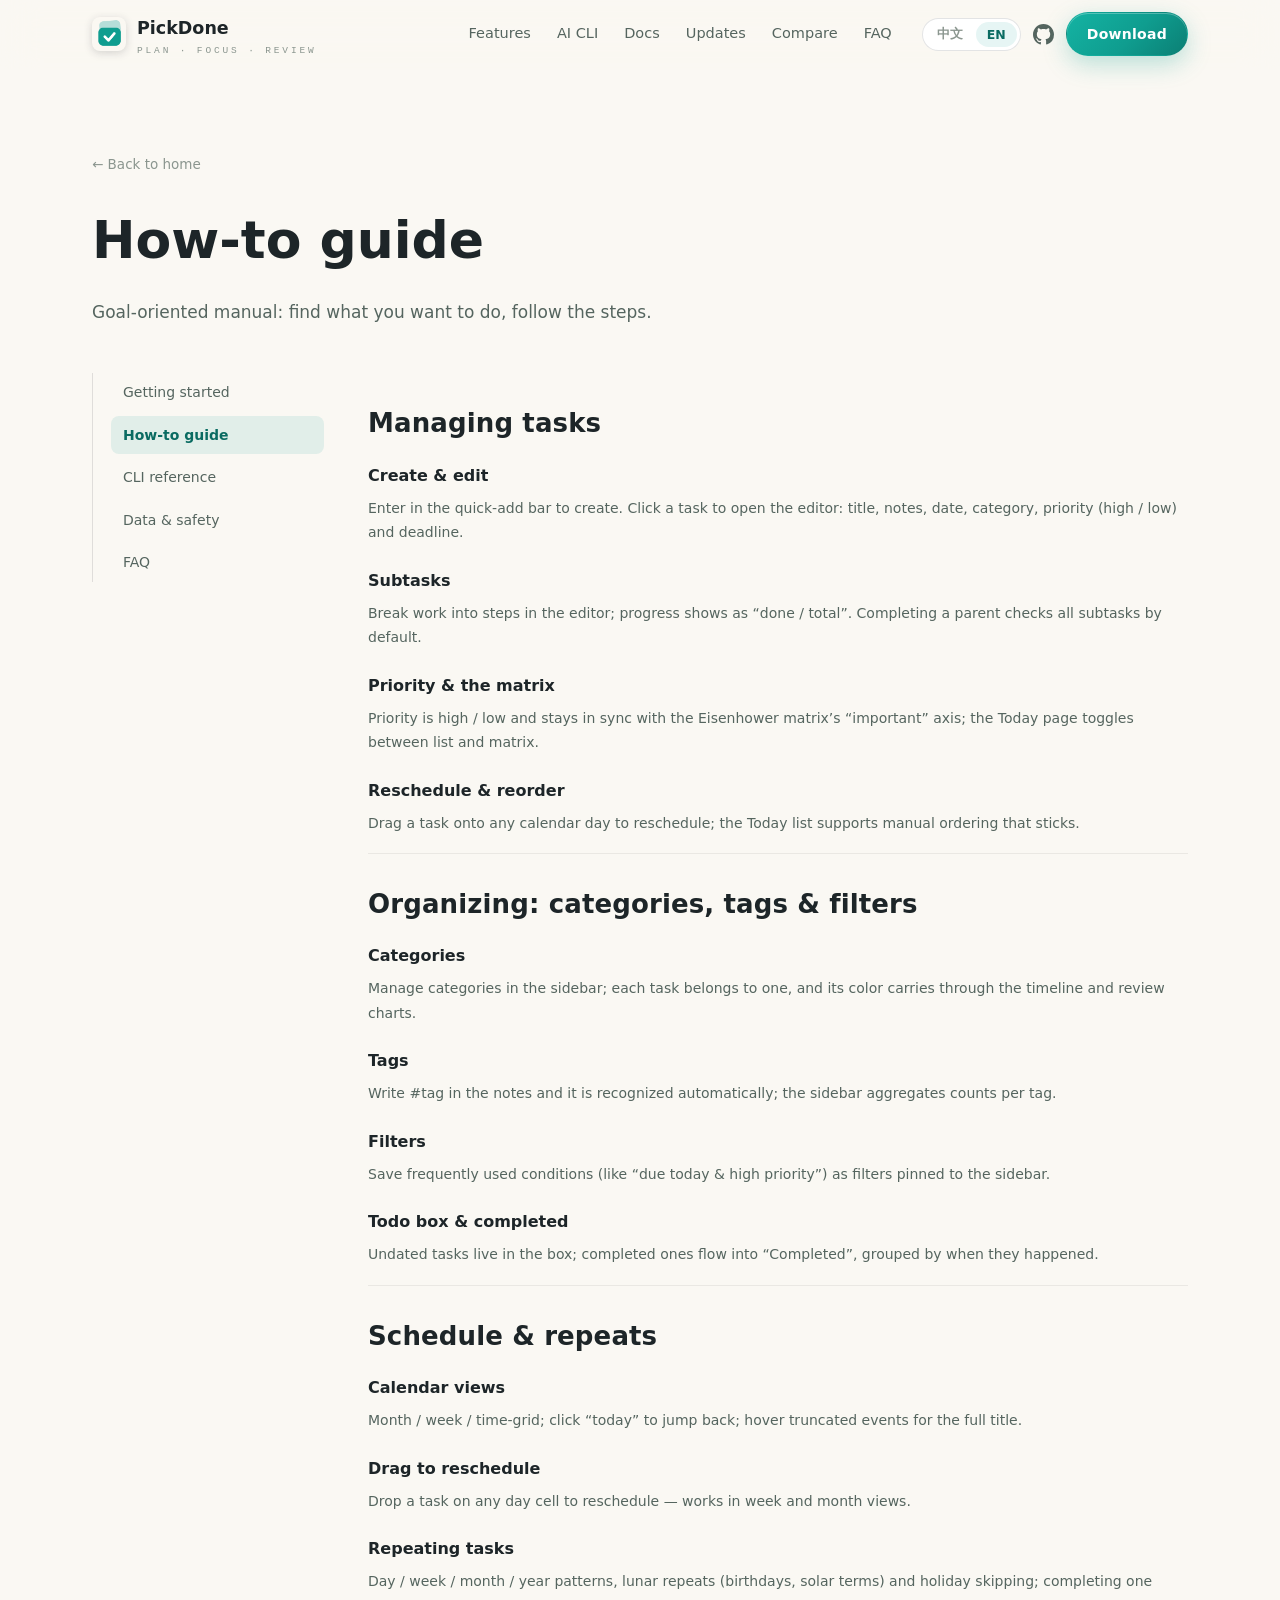
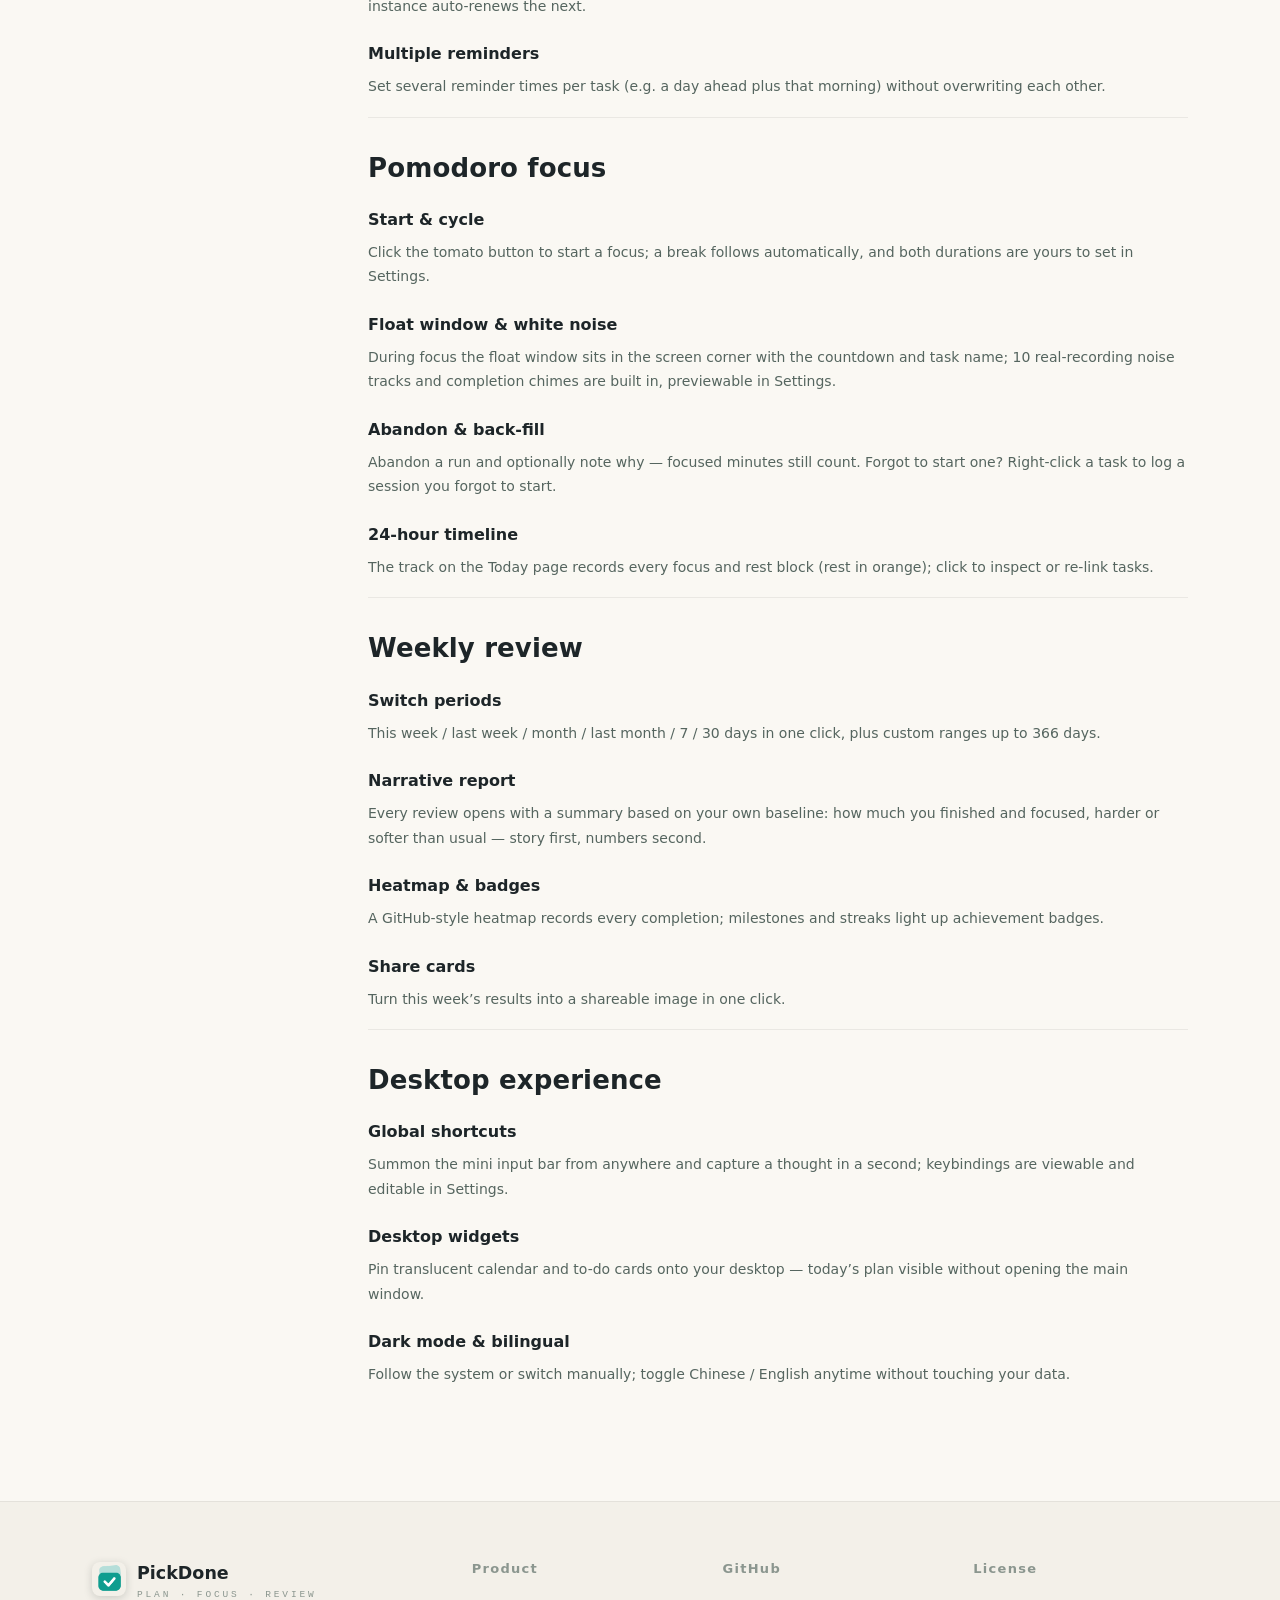
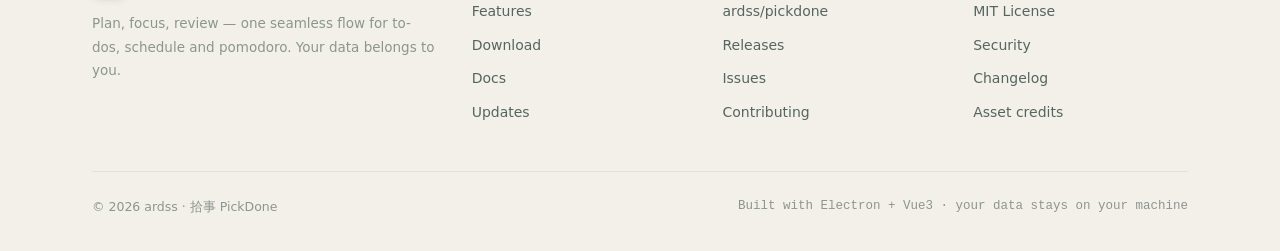
<file: guide.html>
<!DOCTYPE html>
<html lang="zh-CN">
<head>
<meta charset="UTF-8">
<meta name="viewport" content="width=device-width, initial-scale=1.0">
<title>使用指南：任务 · 日程 · 番茄 · 复盘 — 拾事 PickDone</title>
<meta name="description" content="拾事 PickDone 使用指南：任务管理与子任务、分类标签过滤器、日程与重复规则、番茄专注与统计复盘的完整操作说明。">
<meta name="msvalidate.01" content="02E07FBA0899AEF9E1F41C994A34BA62" />
<link rel="canonical" href="https://pickdone.app/guide.html">
<link rel="icon" type="image/png" href="assets/img/logo-64.png">
<link rel="stylesheet" href="assets/css/style.css?v=1788586545385">
  <script>if ('scrollRestoration' in history) history.scrollRestoration = 'manual'</script>
</head>
<body>

<header class="nav" id="nav">
  <div class="nav-inner">
    <a class="brand" href="index.html" aria-label="PickDone 首页">
      <img src="assets/img/logo.png" alt="" width="34" height="34">
      <span data-i18n-html="brand.name">拾事<small>PICKDONE</small></span>
    </a>
    <nav class="nav-links" aria-label="主导航">
      <a href="index.html#pillars" data-i18n="nav.features">功能</a>
      <a href="index.html#cli" data-i18n="nav.cli">AI CLI</a>
      <a href="docs.html" data-i18n="nav.docs">文档</a>
      <a href="blog.html" data-i18n="nav.blog">更新</a>
      <a href="index.html#compare" data-i18n="nav.compare">对比</a>
      <a href="faq.html" data-i18n="nav.faq">常见问题</a>
    </nav>
    <div class="nav-acts">
      <div class="lang-switch" role="group" aria-label="Language">
        <button type="button" id="langZh" class="on" aria-pressed="true">中文</button>
        <button type="button" id="langEn" aria-pressed="false">EN</button>
      </div>
      <a class="gh-link" href="https://github.com/ardss/pickdone" target="_blank" rel="noopener" aria-label="GitHub">
        <svg width="21" height="21" viewBox="0 0 16 16" fill="currentColor" aria-hidden="true"><path d="M8 0C3.58 0 0 3.58 0 8c0 3.54 2.29 6.53 5.47 7.59.4.07.55-.17.55-.38 0-.19-.01-.82-.01-1.49-2.01.37-2.53-.49-2.69-.94-.09-.23-.48-.94-.82-1.13-.28-.15-.68-.52-.01-.53.63-.01 1.08.58 1.23.82.72 1.21 1.87.87 2.33.66.07-.52.28-.87.51-1.07-1.78-.2-3.64-.89-3.64-3.95 0-.87.31-1.59.82-2.15-.08-.2-.36-1.02.08-2.12 0 0 .67-.21 2.2.82.64-.18 1.32-.27 2-.27s1.36.09 2 .27c1.53-1.04 2.2-.82 2.2-.82.44 1.1.16 1.92.08 2.12.51.56.82 1.27.82 2.15 0 3.07-1.87 3.75-3.65 3.95.29.25.54.73.54 1.48 0 1.07-.01 1.93-.01 2.2 0 .21.15.46.55.38A8.01 8.01 0 0 0 16 8c0-4.42-3.58-8-8-8Z"/></svg>
      </a>
      <a class="btn btn-primary btn-sm" href="index.html#download" data-i18n="nav.download">免费下载</a>
    </div>
  </div>
</header>

<main>
  <section class="page-hero">
    <div class="wrap">
      <a class="back-home" href="index.html" data-i18n="d.back">← 返回首页</a>
      <h1 data-i18n="gd.h1">使用指南</h1>
      <p class="lede" data-i18n="gd.lede">按目标组织的操作手册：找到你想做的事，照着步骤做即可。</p>
    </div>
  </section>

  <div class="wrap docs-layout">
    <aside class="docs-side" aria-label="文档目录">
      <a href="docs.html" data-i18n="dc.n1">入门</a>
      <a href="guide.html" class="on" data-i18n="dc.n2">使用指南</a>
      <a href="cli.html" data-i18n="dc.n3">CLI 参考</a>
      <a href="data.html" data-i18n="dc.n4">数据与安全</a>
      <a href="faq.html" data-i18n="dc.n5">常见问题</a>
    </aside>

    <div>
      <section class="doc-sec">
        <h2 data-i18n="gd.tasks.h">任务管理</h2>
        <div class="doc-sub"><h4 data-i18n="gd.tasks.createt">创建与编辑</h4><p data-i18n="gd.tasks.createp">顶部快速输入条回车即建；点击任务打开编辑面板，可改标题、描述、日期、分类、优先级（高 / 低）与截止时间。</p></div>
        <div class="doc-sub"><h4 data-i18n="gd.tasks.subt">子任务</h4><p data-i18n="gd.tasks.subp">在编辑面板里拆步骤，勾选进度自动显示「已完成 / 总数」；完成父任务默认连带勾选全部子任务。</p></div>
        <div class="doc-sub"><h4 data-i18n="gd.tasks.priot">优先级与四象限</h4><p data-i18n="gd.tasks.priop">优先级分高 / 低两档，与四象限矩阵的「重要」双向打通；今日页可在列表和四象限之间一键切换。</p></div>
        <div class="doc-sub"><h4 data-i18n="gd.tasks.movet">改期与排序</h4><p data-i18n="gd.tasks.movep">在日历里拖任务到目标日期即改期；今日清单支持手动排序，顺序即刻生效。</p></div>
      </section>

      <section class="doc-sec">
        <h2 data-i18n="gd.org.h">组织：分类、标签与过滤器</h2>
        <div class="doc-sub"><h4 data-i18n="gd.org.catt">分类</h4><p data-i18n="gd.org.catp">侧边栏管理分类，每条任务归入一个分类，分类色会贯穿时间轨与复盘图。</p></div>
        <div class="doc-sub"><h4 data-i18n="gd.org.tagt">标签</h4><p data-i18n="gd.org.tagp">在描述里写 #标签 即自动识别，侧边栏按标签聚合统计。</p></div>
        <div class="doc-sub"><h4 data-i18n="gd.org.filtert">过滤器</h4><p data-i18n="gd.org.filterp">把常用筛选条件（如「今天到期且高优先级」）存成过滤器，挂在侧边栏一点直达。</p></div>
        <div class="doc-sub"><h4 data-i18n="gd.org.inboxt">待办箱与已达成</h4><p data-i18n="gd.org.inboxp">没有日期的任务都在待办箱；已完成的按完成时间进入「已达成」，随时回看自己的积累。</p></div>
      </section>

      <section class="doc-sec">
        <h2 data-i18n="gd.sched.h">日程与重复</h2>
        <div class="doc-sub"><h4 data-i18n="gd.sched.calt">月历视图</h4><p data-i18n="gd.sched.calp">月 / 周 / 时间块三种视图；点击「今天」回到当天；悬停截断的事件可看完整标题。</p></div>
        <div class="doc-sub"><h4 data-i18n="gd.sched.dragt">拖拽改期</h4><p data-i18n="gd.sched.dragp">把任务拖到任意日期格子即完成改期，周 / 月视图通用。</p></div>
        <div class="doc-sub"><h4 data-i18n="gd.sched.repeatt">重复任务</h4><p data-i18n="gd.sched.repeatp">支持天 / 周 / 月 / 年组合，可按农历重复（如生日、节气），可设置跳过节假日；完成当前实例后自动续期下一个。</p></div>
        <div class="doc-sub"><h4 data-i18n="gd.sched.remindt">多重提醒</h4><p data-i18n="gd.sched.remindp">一个任务可以设多个提醒时间点（如提前一天 + 当天早上），互不覆盖。</p></div>
      </section>

      <section class="doc-sec">
        <h2 data-i18n="gd.focus.h">番茄专注</h2>
        <div class="doc-sub"><h4 data-i18n="gd.focus.startt">开始与轮转</h4><p data-i18n="gd.focus.startp">点击任务旁的番茄按钮开始专注，结束后自动进入休息并轮转；专注与休息时长都可以在设置里调整。</p></div>
        <div class="doc-sub"><h4 data-i18n="gd.focus.floatt">悬浮窗与白噪音</h4><p data-i18n="gd.focus.floatp">专注时悬浮窗缩到屏幕角落显示倒计时与任务名；内置 10 类真实录音白噪音与完成提示音，都可在设置试听更换。</p></div>
        <div class="doc-sub"><h4 data-i18n="gd.focus.giveupt">放弃与补录</h4><p data-i18n="gd.focus.giveupp">中途放弃就地点「放弃」并可选记原因——专注过的分钟数仍会计入账本；忘记开番茄了？右键任务可以直接补录一段专注。</p></div>
        <div class="doc-sub"><h4 data-i18n="gd.focus.timelinet">24 小时时间轴</h4><p data-i18n="gd.focus.timelinep">今日页左侧的时间轨记录每一段专注与休息（休息为橙色），支持点击回看与编辑关联任务。</p></div>
      </section>

      <section class="doc-sec">
        <h2 data-i18n="gd.rev.h">数据复盘</h2>
        <div class="doc-sub"><h4 data-i18n="gd.rev.ranget">切换周期</h4><p data-i18n="gd.rev.rangep">本周 / 上周 / 本月 / 上月 / 近 7 天 / 近 30 天一键切换，也支持自定义日期区间（最长 366 天）。</p></div>
        <div class="doc-sub"><h4 data-i18n="gd.rev.storyt">叙事周报</h4><p data-i18n="gd.rev.storyp">每次复盘先给你一段基于个人基线的总结：完成多少、专注多久、比平时更投入还是松懈——先读故事，再看数字。</p></div>
        <div class="doc-sub"><h4 data-i18n="gd.rev.heat">热力图与成就</h4><p data-i18n="gd.rev.heatp">GitHub 风格活跃热力图记录每一次完成；里程碑与连续坚持会点亮成就徽章。</p></div>
        <div class="doc-sub"><h4 data-i18n="gd.rev.share">分享卡片</h4><p data-i18n="gd.rev.sharep">一键把本周成绩生成分享长图，可以发到社交媒体留存。</p></div>
      </section>

      <section class="doc-sec">
        <h2 data-i18n="gd.desk.h">桌面体验</h2>
        <div class="doc-sub"><h4 data-i18n="gd.desk.shortcut">全局快捷键</h4><p data-i18n="gd.desk.shortcutp">任何界面用快捷键唤起迷你输入条，想到什么一秒记下；键位可在设置中查看与修改。</p></div>
        <div class="doc-sub"><h4 data-i18n="gd.desk.widget">桌面小组件</h4><p data-i18n="gd.desk.widgetp">半透明日历、待办卡可以钉在桌面上，回到桌面就能看到今天的安排，无需打开主窗口。</p></div>
        <div class="doc-sub"><h4 data-i18n="gd.desk.dark">深色模式与双语</h4><p data-i18n="gd.desk.darkp">跟随系统或手动切换深浅色；界面语言中英一键切换，数据与设置互不影响。</p></div>
      </section>
    </div>
  </div>
</main>

<footer>
  <div class="wrap">
    <div class="foot-grid">
      <div class="foot-brand">
        <a class="brand" href="index.html">
          <img src="assets/img/logo.png" alt="" width="34" height="34">
          <span data-i18n-html="brand.name">拾事<small>PICKDONE</small></span>
        </a>
        <p data-i18n="foot.tag">本地离线优先的待办 · 日程 · 番茄专注桌面应用。你的数据只属于你。</p>
      </div>
      <div class="foot-col">
        <h5 data-i18n="foot.c1">产品</h5>
        <a href="index.html#pillars" data-i18n="nav.features">功能</a>
        <a href="index.html#download" data-i18n="nav.download">免费下载</a>
        <a href="docs.html" data-i18n="nav.docs">文档</a>
        <a href="blog.html" data-i18n="nav.blog">更新</a>
      </div>
      <div class="foot-col">
        <h5>GitHub</h5>
        <a href="https://github.com/ardss/pickdone" target="_blank" rel="noopener">ardss/pickdone</a>
        <a href="https://github.com/ardss/pickdone/releases" target="_blank" rel="noopener" data-i18n="foot.c2a">版本发布</a>
        <a href="https://github.com/ardss/pickdone/issues" target="_blank" rel="noopener" data-i18n="foot.c2b">问题反馈</a>
        <a href="https://github.com/ardss/pickdone/blob/main/CONTRIBUTING.md" target="_blank" rel="noopener" data-i18n="foot.c2c">参与贡献</a>
      </div>
      <div class="foot-col">
        <h5 data-i18n="foot.c3">协议</h5>
        <a href="https://github.com/ardss/pickdone/blob/main/LICENSE" target="_blank" rel="noopener">MIT License</a>
        <a href="https://github.com/ardss/pickdone/blob/main/SECURITY.md" target="_blank" rel="noopener" data-i18n="foot.c3a">安全说明</a>
        <a href="https://github.com/ardss/pickdone/blob/main/CHANGELOG.md" target="_blank" rel="noopener" data-i18n="foot.c3b">更新日志</a>
        <a href="https://github.com/ardss/pickdone/blob/main/todo-app/THIRD-PARTY-NOTICES.md" target="_blank" rel="noopener" data-i18n="foot.c3d">素材署名</a>
      </div>
    </div>
    <div class="foot-bottom">
      <span>© 2026 ardss · 拾事 PickDone</span>
      <span class="mono" data-i18n="foot.made">用 Electron + Vue3 打造 · 数据留在你的电脑里</span>
    </div>
  </div>
</footer>

<script src="assets/js/main.js?v=1788586545385"></script>
</body>
</html>
</file>
<file: assets/css/style.css>
/* ============================================================
   拾事 PickDone 官网 — 暖白纸面体系（v4 重设计）
   对标定调：浅色纸面底 / 排印即主视觉 / 产品界面"活"着出场
   品牌：松石青 #0f9d8f · 番茄红 #e8543f 点缀
   ============================================================ */

:root {
  --bg: #faf8f3;            /* 暖纸白 */
  --bg-2: #f3f0e9;
  --panel: #ffffff;
  --panel-2: #fcfbf8;
  --ink: #1d2528;
  --text: #22302f;
  --text-2: #55655f;
  --text-3: #8b968f;
  --line: rgba(29, 37, 40, 0.12);
  --line-2: rgba(29, 37, 40, 0.07);
  --brand: #0f9d8f;
  --brand-deep: #0b7f74;
  --brand-ink: #0a6b62;     /* 浅底上的青色文字 */
  --brand-soft: rgba(15, 157, 143, 0.10);
  --brand-glow: rgba(15, 157, 143, 0.28);
  --tomato: #e8543f;
  --tomato-soft: rgba(232, 84, 63, 0.10);
  --amber: #d9982f;
  --radius-s: 10px;
  --radius-m: 16px;
  --radius-l: 24px;
  --font: -apple-system, "Segoe UI", system-ui, "PingFang SC", "Hiragino Sans GB", "Microsoft YaHei", sans-serif;
  --mono: ui-monospace, "Cascadia Code", Consolas, "JetBrains Mono", Menlo, monospace;
  --shadow-soft: 0 6px 24px rgba(29, 37, 40, 0.08), 0 2px 8px rgba(29, 37, 40, 0.05);
  --shadow-float: 0 24px 70px rgba(29, 37, 40, 0.16), 0 6px 20px rgba(29, 37, 40, 0.08);
  --ease: cubic-bezier(0.16, 1, 0.3, 1);
}

* { box-sizing: border-box; margin: 0; padding: 0; }
html { scroll-behavior: smooth; }
body {
  background: var(--bg);
  color: var(--ink);
  font-family: var(--font);
  font-size: 16.5px;
  line-height: 1.75;
  -webkit-font-smoothing: antialiased;
  text-rendering: optimizeLegibility;
  overflow-x: hidden;
}
::selection { background: rgba(15, 157, 143, 0.22); }
a { color: inherit; text-decoration: none; }
img { max-width: 100%; display: block; }
button { font-family: inherit; }
:focus-visible { outline: 2px solid var(--brand); outline-offset: 3px; border-radius: 4px; }

.wrap { max-width: 1152px; margin: 0 auto; padding: 0 28px; }

/* ---------- 通用 section ---------- */
section { position: relative; }
.sec { padding: 104px 0; }
.sec-head { max-width: 720px; margin: 0 auto 64px; text-align: center; }
.eyebrow {
  display: inline-flex; align-items: center; gap: 8px;
  font-family: var(--mono); font-size: 12.5px; letter-spacing: 0.22em;
  color: var(--brand-ink); text-transform: uppercase;
  margin-bottom: 18px;
}
.eyebrow::before, .eyebrow::after { content: ""; width: 22px; height: 1px; background: var(--brand); opacity: 0.5; }
h2 { font-size: clamp(30px, 4.4vw, 46px); line-height: 1.24; font-weight: 900; letter-spacing: 0.005em; color: var(--ink); }
.lede { color: var(--text-2); font-size: 17px; margin-top: 16px; }
.hl { color: var(--brand-ink); }

/* ---------- 按钮 ---------- */
.btn {
  display: inline-flex; align-items: center; justify-content: center; gap: 9px;
  padding: 14px 28px; border-radius: 999px;
  font-size: 15.5px; font-weight: 700; letter-spacing: 0.02em;
  border: 1px solid transparent; cursor: pointer;
  transition: transform 0.25s var(--ease), box-shadow 0.25s var(--ease), background 0.25s, border-color 0.25s;
  white-space: nowrap;
}
.btn svg { flex: 0 0 auto; }
.btn-primary {
  background: linear-gradient(135deg, #14b3a3, var(--brand) 55%, var(--brand-deep));
  color: #ffffff;
  box-shadow: 0 8px 24px var(--brand-glow), inset 0 1px 0 rgba(255, 255, 255, 0.28);
}
.btn-primary:hover { transform: translateY(-2px); box-shadow: 0 14px 34px rgba(15, 157, 143, 0.38), inset 0 1px 0 rgba(255,255,255,0.28); }
.btn-ghost { border-color: var(--line); color: var(--ink); background: transparent; }
.btn-ghost:hover { border-color: var(--brand); color: var(--brand-ink); background: var(--brand-soft); transform: translateY(-2px); }
/* 上线前灰态(D0 状态机切换):不可点,仅展示上线日期 */
.btn--soon, .btn-primary.btn--soon, .btn-ghost.btn--soon { background: var(--line-2); color: var(--text-3); border-color: transparent; box-shadow: none; pointer-events: none; cursor: default; transform: none; }
.btn-sm { padding: 9px 20px; font-size: 14px; }

/* ---------- 导航 ---------- */
.nav {
  position: fixed; top: 0; left: 0; right: 0; z-index: 90;
  background: rgba(250, 248, 243, 0.8);
  backdrop-filter: blur(18px) saturate(1.4);
  -webkit-backdrop-filter: blur(18px) saturate(1.4);
  border-bottom: 1px solid transparent;
  transition: border-color 0.3s, background 0.3s;
}
.nav.scrolled { border-bottom-color: var(--line-2); background: rgba(250, 248, 243, 0.92); }
.nav-inner { max-width: 1152px; margin: 0 auto; padding: 0 28px; height: 68px; display: flex; align-items: center; gap: 30px; }
.brand { display: flex; align-items: center; gap: 11px; font-weight: 900; font-size: 17.5px; color: var(--ink); }
.brand img { width: 34px; height: 34px; border-radius: 8px; box-shadow: 0 2px 8px rgba(29,37,40,0.18); }
.brand small { display: block; font-family: var(--mono); font-size: 9.5px; font-weight: 500; letter-spacing: 0.3em; color: var(--text-3); line-height: 1; margin-top: 2px; }
.nav-links { display: flex; gap: 26px; margin-left: auto; }
.nav-links a { color: var(--text-2); font-size: 14.5px; transition: color 0.2s; }
.nav-links a:hover { color: var(--brand-ink); }
.nav-acts { display: flex; align-items: center; gap: 12px; }
.lang-switch { display: flex; border: 1px solid var(--line); border-radius: 999px; padding: 3px; gap: 2px; background: var(--panel); }
.lang-switch button {
  border: 0; background: transparent; color: var(--text-3);
  font-size: 12.5px; font-weight: 700; padding: 4px 11px; border-radius: 999px; cursor: pointer;
  transition: background 0.2s, color 0.2s;
}
.lang-switch button.on { background: var(--brand-soft); color: var(--brand-ink); }
.gh-link { display: inline-flex; color: var(--text-2); transition: color 0.2s, transform 0.2s; }
.gh-link:hover { color: var(--ink); transform: translateY(-1px); }

/* ---------- Hero ---------- */
.hero { padding: 158px 0 110px; overflow: hidden; }
.hero::before { content: ""; position: absolute; inset: 0; pointer-events: none;
  background:
    radial-gradient(720px 420px at 88% 6%, rgba(15, 157, 143, 0.10), transparent 64%),
    radial-gradient(560px 380px at 4% 82%, rgba(232, 84, 63, 0.05), transparent 60%);
}
.hero-grid { display: grid; grid-template-columns: 1.05fr 1fr; gap: 44px; align-items: center; position: relative; }
.hero-badge {
  display: inline-flex; align-items: center; gap: 9px;
  border: 1px solid rgba(15, 157, 143, 0.3); background: rgba(255,255,255,0.7);
  color: var(--brand-ink); border-radius: 999px;
  font-size: 13px; font-weight: 600; padding: 6px 15px; margin-bottom: 30px;
}
.hero-badge .dot { width: 7px; height: 7px; border-radius: 50%; background: var(--brand); box-shadow: 0 0 10px var(--brand-glow); }
.hero h1 {
  font-size: clamp(36px, 4.6vw, 54px);
  line-height: 1.14; font-weight: 900; letter-spacing: 0.005em;
  color: var(--ink); margin-bottom: 26px;
}
.hero h1 .em { color: var(--brand-ink); white-space: nowrap; }
.hero-sub { color: var(--text-2); font-size: 18px; max-width: 30em; margin-bottom: 36px; }
.hero-cta { display: flex; flex-wrap: wrap; gap: 14px; align-items: center; margin-bottom: 20px; }
.hero-meta { color: var(--text-3); font-size: 13.5px; display: flex; flex-wrap: wrap; gap: 7px 18px; }
.hero-meta b { color: var(--text-2); font-weight: 600; }
.hero-meta a { color: var(--brand-ink); text-decoration: underline; text-underline-offset: 3px; font-weight: 600; }
.hero-meta a:hover b { color: var(--brand-ink); }
.spark { position: absolute; pointer-events: none; color: var(--amber); animation: twinkle 3.4s ease-in-out infinite; }
.spark.s2 { color: var(--brand); animation-delay: 1.2s; }
.spark.s3 { color: var(--tomato); animation-delay: 2.1s; }
@keyframes twinkle { 0%, 100% { transform: scale(0.7) rotate(0deg); opacity: 0.35; } 50% { transform: scale(1.1) rotate(18deg); opacity: 0.9; } }

/* ---------- 活的产品 mock（CSS 重建的今日清单） ---------- */
.mock-stage { position: relative; }
.mock-blob { position: absolute; inset: -8% -12% -14% -6%; pointer-events: none; z-index: 0;
  background:
    radial-gradient(58% 62% at 68% 30%, rgba(15, 157, 143, 0.16), transparent 70%),
    radial-gradient(46% 52% at 18% 78%, rgba(232, 84, 63, 0.10), transparent 68%),
    radial-gradient(40% 44% at 82% 86%, rgba(217, 152, 47, 0.10), transparent 66%);
  filter: blur(2px);
}
.mock {
  position: relative; z-index: 1;
  border-radius: 20px; background: var(--panel);
  border: 1px solid var(--line-2);
  box-shadow: var(--shadow-float);
  padding: 22px 22px 18px;
  --m-bg: #ffffff; --m-text: #22302f; --m-sub: #8b968f; --m-line: rgba(29,37,40,0.08); --m-chip: rgba(15,157,143,0.10);
  transition: background 0.5s var(--ease);
}
.mock[data-dark] { --m-bg: #10171c; --m-text: #e9f1f0; --m-sub: #7d8f8d; --m-line: rgba(233,241,240,0.10); --m-chip: rgba(53,194,174,0.14); background: var(--m-bg); }
.mock-head { display: flex; align-items: center; justify-content: space-between; padding-bottom: 14px; border-bottom: 1px solid var(--m-line); margin-bottom: 6px; }
.mock-date b { font-size: 15.5px; color: var(--m-text); font-weight: 800; display: block; line-height: 1.3; }
.mock-date span { font-size: 12px; color: var(--m-sub); }
.mock-toggle {
  display: inline-flex; align-items: center; gap: 7px; cursor: pointer;
  border: 1px solid var(--m-line); border-radius: 999px; padding: 6px 13px;
  background: transparent; color: var(--m-sub); font-size: 12.5px; font-weight: 600;
  transition: color 0.3s, border-color 0.3s;
}
.mock-toggle:hover { color: var(--brand); border-color: var(--brand); }
.mock[data-dark] .mock-toggle { color: #b9c8c6; }
.mock-quickadd { display: flex; align-items: center; gap: 11px; margin-bottom: 12px; padding: 11px 15px;
  border: 1px dashed var(--m-line); border-radius: 12px; color: var(--m-sub); font-size: 13.5px; }
.mock-quickadd .qa-plus { width: 22px; height: 22px; border-radius: 50%; display: grid; place-items: center; flex: 0 0 auto;
  background: var(--brand-soft); color: var(--brand-ink); font-weight: 800; font-size: 15px; line-height: 1; }
.mock-quickadd .qa-text { opacity: 0.85; }
.mock-row { display: flex; align-items: center; gap: 13px; padding: 13px 4px; border-bottom: 1px solid var(--m-line); cursor: default; }
.mock-row:last-of-type { border-bottom: 0; }
.mock-check { flex: 0 0 auto; width: 21px; height: 21px; border-radius: 50%; border: 2px solid #b9c2c0; position: relative; transition: all 0.25s var(--ease); }
.mock[data-dark] .mock-check { border-color: #4a5a58; }
.mock-check svg { position: absolute; inset: 3px; color: #fff; opacity: 0; transform: scale(0.4); transition: all 0.25s var(--ease); }
.mock-row.done .mock-check { background: var(--brand); border-color: var(--brand); }
.mock-row.done .mock-check svg { opacity: 1; transform: scale(1); }
.mock-row.done .mock-title { text-decoration: line-through; color: var(--m-sub); }
.mock-body { flex: 1; min-width: 0; }
.mock-title { font-size: 14.5px; font-weight: 600; color: var(--m-text); line-height: 1.4; transition: color 0.3s; }
.mock-meta { font-size: 12px; color: var(--m-sub); display: flex; align-items: center; gap: 6px; margin-top: 1px; }
.mock-meta .dot { width: 5px; height: 5px; border-radius: 50%; display: inline-block; }
.mock-meta .prio { color: var(--tomato); font-weight: 700; }
.mock-meta .sub { background: var(--m-chip); color: var(--brand-ink); border-radius: 6px; padding: 0 7px; font-weight: 600; }
.mock[data-dark] .mock-meta .sub { color: #35c2ae; }
.mock-tomato { flex: 0 0 auto; width: 34px; height: 34px; border-radius: 50%; display: grid; place-items: center;
  background: var(--tomato-soft); color: var(--tomato); transition: transform 0.25s var(--ease); }
.mock-row:hover .mock-tomato { transform: scale(1.12); }
.mock-bar { display: flex; align-items: center; gap: 14px; margin-top: 14px; padding: 12px 16px; border-radius: 14px; background: var(--m-chip); }
.mock-ring { position: relative; width: 40px; height: 40px; flex: 0 0 auto; }
.mock-ring svg { transform: rotate(-90deg); }
.mock-ring .track { stroke: rgba(29,37,40,0.10); }
.mock[data-dark] .mock-ring .track { stroke: rgba(233,241,240,0.14); }
.mock-ring .fill { stroke: var(--brand); transition: stroke-dashoffset 1s linear; }
.mock-ring b { position: absolute; inset: 0; display: grid; place-items: center; font-size: 8.5px; font-weight: 800; color: var(--brand-ink); font-family: var(--mono); }
.mock[data-dark] .mock-ring b { color: #35c2ae; }
.mock-bar-text { flex: 1; min-width: 0; }
.mock-bar-text b { display: block; font-size: 13px; color: var(--m-text); }
.mock-bar-text span { font-size: 11.5px; color: var(--m-sub); }
.mock-bar-count { font-family: var(--mono); font-size: 13px; font-weight: 800; color: var(--brand-ink); }
.mock[data-dark] .mock-bar-count { color: #35c2ae; }
.mock-noise { width: 30px; height: 30px; border-radius: 50%; display: grid; place-items: center; color: var(--m-sub); border: 1px solid var(--m-line); }

/* 悬浮小卡 */
.float-chip {
  position: absolute; z-index: 2;
  display: flex; align-items: center; gap: 10px;
  background: rgba(255, 255, 255, 0.92);
  backdrop-filter: blur(10px);
  -webkit-backdrop-filter: blur(10px);
  border: 1px solid var(--line);
  border-radius: 14px; padding: 11px 16px;
  box-shadow: var(--shadow-soft);
  animation: floaty 7s ease-in-out infinite;
}
.float-chip .ic { width: 34px; height: 34px; border-radius: 10px; flex: 0 0 auto; display: grid; place-items: center; }
.float-chip b { display: block; font-size: 14.5px; line-height: 1.3; color: var(--ink); }
.float-chip span { display: block; font-size: 11.5px; color: var(--text-3); line-height: 1.35; }
.chip-1 { top: -6%; left: -7%; animation-delay: 0.4s; }
.chip-2 { bottom: -7%; right: -7%; animation-delay: 1.6s; }
.chip-1 .ic { background: var(--tomato-soft); color: var(--tomato); }
.chip-2 .ic { background: var(--brand-soft); color: var(--brand-ink); }
@keyframes floaty { 0%, 100% { transform: translateY(0); } 50% { transform: translateY(-9px); } }

/* ---------- 在线演示 ---------- */
#demo { padding: 64px 0; background: var(--bg-2); border-block: 1px solid var(--line-2); }
#demo .wrap { max-width: 1440px; }
.demo-frame { border: 1px solid var(--line-2); border-radius: var(--radius-l); overflow: hidden; box-shadow: var(--shadow-float); background: #fff; }
.demo-frame iframe { display: block; width: 100%; height: min(78vh, 720px); border: 0; }
.demo-note { margin-top: 14px; text-align: center; font-size: 12.5px; color: var(--text-3); }
/* 演示窗比例对齐真实应用窗:舞台限宽1240(演示框≈980)+高度min(74vh,660px)≈1.5:1,避免全宽拉扁压瘪侧边栏 */
.demo-stage { display: flex; gap: 20px; align-items: stretch; height: min(74vh, 660px); max-width: 1240px; margin-inline: auto; }
.demo-frame { flex: 1; min-width: 0; }
.demo-frame iframe { height: 100%; }
.float-col { flex: 0 0 240px; width: 240px; display: flex; flex-direction: column; justify-content: flex-end; }
/* 壳完全隐形:原版小窗就是透明窗体,只有卡片本体浮在桌面上;菜单向上展开占用的也是透明区 */
.float-frame { height: 320px; overflow: hidden; }
.float-frame iframe { width: 240px; height: 320px; border: 0; display: block; }
.demo-note { margin-top: 14px; text-align: center; font-size: 12.5px; color: var(--text-3); }
.demo-stage { position: relative; }
.float-demo { position: absolute; top: -22px; right: 30px; z-index: 2; width: 224px;
  background: var(--panel); border: 1px solid var(--line-2); border-radius: 16px; padding: 13px 16px 12px;
  box-shadow: var(--shadow-float); animation: floaty 7s ease-in-out infinite; }
.fd-task { display: flex; align-items: center; gap: 7px; font-size: 12.5px; color: var(--text-2); }
.fd-name { overflow: hidden; text-overflow: ellipsis; white-space: nowrap; }
.fd-dot { width: 8px; height: 8px; border-radius: 50%; background: var(--brand); flex: 0 0 auto;
  box-shadow: 0 0 0 0 rgba(15, 157, 143, 0.4); animation: fdPulse 2s infinite; }
@keyframes fdPulse { 0% { box-shadow: 0 0 0 0 rgba(15, 157, 143, 0.4); } 70% { box-shadow: 0 0 0 8px transparent; } 100% { box-shadow: 0 0 0 0 transparent; } }
.fd-time { font-family: var(--mono); font-size: 30px; font-weight: 700; color: var(--ink); margin: 6px 0 2px; letter-spacing: 0.02em; }
.fd-meta { font-size: 11.5px; color: var(--text-3); }

/* ---------- 信任条 ---------- */
.trust { border-block: 1px solid var(--line-2); background: var(--bg-2); padding: 24px 0; }
.trust-row { display: flex; flex-wrap: wrap; justify-content: center; gap: 14px 46px; }
.trust-item { display: flex; align-items: center; gap: 9px; color: var(--text-2); font-size: 14px; font-weight: 600; }
.trust-item svg { color: var(--brand); }

/* ---------- 图文支柱 ---------- */
.pillar { display: grid; grid-template-columns: 1fr 1.15fr; gap: 64px; align-items: center; padding: 56px 0; }
.pillar.rev .pillar-copy { order: 2; }
.pillar-copy .eyebrow { margin-bottom: 14px; }
.pillar-copy .eyebrow::before { display: none; }
.pillar-copy h3 { font-size: clamp(25px, 3.2vw, 36px); font-weight: 900; line-height: 1.28; margin-bottom: 14px; color: var(--ink); }
.pillar-copy p { color: var(--text-2); margin-bottom: 22px; }
.pillar-points { list-style: none; display: grid; gap: 12px; }
.pillar-points li { display: flex; gap: 11px; align-items: flex-start; font-size: 15px; color: var(--text-2); }
.pillar-points li b { color: var(--ink); font-weight: 700; }
.pillar-points .pt-ic { flex: 0 0 auto; width: 21px; height: 21px; margin-top: 2px; border-radius: 7px; background: var(--brand-soft); color: var(--brand-ink); display: grid; place-items: center; }
.pillar-shot { position: relative; }
.pillar-shot::before { content: ""; position: absolute; inset: -10% -8%; pointer-events: none; border-radius: 50%;
  background: radial-gradient(closest-side, var(--tint, rgba(15,157,143,0.12)), transparent 72%); }
.pillar-shot .frame { position: relative; }
.frame { position: relative; border-radius: var(--radius-m); border: 1px solid var(--line-2); box-shadow: var(--shadow-float); overflow: hidden; background: var(--panel); }
.frame img { width: 100%; height: auto; }
.shot-cap { position: absolute; left: 14px; bottom: 14px; z-index: 3;
  font-family: var(--mono); font-size: 11px; letter-spacing: 0.08em;
  color: var(--text-2); background: rgba(255, 255, 255, 0.9);
  border: 1px solid var(--line); border-radius: 999px; padding: 4px 12px;
  backdrop-filter: blur(8px); -webkit-backdrop-filter: blur(8px); }
.shot-pair { position: relative; aspect-ratio: 1600 / 1000; }
.shot-pair .frame { position: absolute; transition: width .5s cubic-bezier(.16, 1, .3, 1), right .5s cubic-bezier(.16, 1, .3, 1), bottom .5s cubic-bezier(.16, 1, .3, 1), opacity .5s ease, box-shadow .3s ease; }
.shot-pair .frame.main { z-index: 2; right: 0; bottom: 0; width: 100%; }
.shot-pair .frame.shadowing { z-index: 1; right: -6%; bottom: -14%; width: 62%; opacity: 0.96; }
/* 点击小图把它带到前台（主/副角色互换，几何平滑过渡） */
.shot-pair .frame.shadowing { cursor: pointer; }
.shot-pair .frame.shadowing:hover { opacity: 1; box-shadow: 0 18px 50px rgba(0, 0, 0, 0.22); }
.shot-pair.swap .frame.main { z-index: 1; right: -6%; bottom: -14%; width: 62%; opacity: 0.96; cursor: pointer; }
.shot-pair.swap .frame.shadowing { z-index: 2; right: 0; bottom: 0; width: 100%; cursor: default; }
.shot-pair.swap .frame.main:hover { opacity: 1; box-shadow: 0 18px 50px rgba(0, 0, 0, 0.22); }

/* ---------- 更新日志时间线（blog.html） ---------- */
.changelog { margin-bottom: 64px; }
.cl-title { font-size: 30px; margin-bottom: 26px; }
.cl-item { position: relative; padding: 0 0 28px 34px; border-left: 2px solid var(--line-2); }
.cl-item::before { content: ""; position: absolute; left: -7px; top: 6px; width: 12px; height: 12px;
  border-radius: 50%; background: var(--brand-ink); box-shadow: 0 0 0 4px var(--brand-soft); }
.cl-head { display: flex; align-items: baseline; gap: 14px; margin-bottom: 14px; }
.cl-ver { font-family: var(--mono); font-size: 19px; font-weight: 700; color: var(--brand-ink); }
.cl-date { font-size: 13.5px; color: var(--text-3); }
.cl-list { list-style: none; padding: 0; margin: 0; }
.cl-list li { position: relative; padding-left: 20px; font-size: 15px; color: var(--text-2); line-height: 1.85; }
.cl-list li::before { content: ""; position: absolute; left: 2px; top: 12px; width: 6px; height: 6px;
  border-radius: 50%; background: var(--line-2); }
.cl-list li b { color: var(--ink); }

/* ---------- 手记：卡片 + 全文弹窗（blog.html） ---------- */
.post-list { display: grid; gap: 22px; }
/* 全文节点归位到列表时必须隐身——它只允许在弹窗(.post-body)里显示,否则关弹窗后列表会多出一篇完整文章 */
.post-list .post { display: none !important; }
.post-body .post { display: block; }
.post-card { position: relative; display: flex; flex-direction: column; background: var(--panel); border: 1px solid var(--line-2); border-radius: var(--radius-m);
  padding: 30px 34px; cursor: pointer; transition: transform .25s ease, box-shadow .25s ease, border-color .25s ease; }
.post-card:hover { transform: translateY(-3px); box-shadow: var(--shadow-float); border-color: var(--brand-ink); }
.post-card:focus-visible { outline: 2px solid var(--brand-ink); outline-offset: 3px; }
.post-card .post-head { margin-bottom: 12px; }
.post-card h2 { font-size: 22px; display: -webkit-box; -webkit-line-clamp: 2; -webkit-box-orient: vertical; overflow: hidden; min-height: calc(22px * 1.4 * 2); } /* 固定两行高,单行标题也占位,保证卡面等高 */
.post-card p { margin: 0; display: -webkit-box; -webkit-line-clamp: 3; -webkit-box-orient: vertical; overflow: hidden; min-height: 87px; } /* 导语固定三行高(29px 行高×3),与标题钳制配合保证卡面等高 */
.post-more { display: inline-block; margin-top: auto; padding-top: 16px; font-size: 14px; font-weight: 600; color: var(--brand-ink); }
.post-card:hover .post-more::after { content: " →"; }
.post-modal { position: fixed; inset: 0; z-index: 90; background: rgba(14, 22, 26, 0.55);
  backdrop-filter: blur(6px); -webkit-backdrop-filter: blur(6px);
  display: flex; align-items: flex-start; justify-content: center; padding: 6vh 20px; }
.post-modal[hidden] { display: none; } /* display:flex 会压掉 hidden 的 UA display:none,必须显式压回 */
.post-modal-box { position: relative; width: min(760px, 100%); max-height: 86vh; overflow-y: auto;
  background: var(--bg, #fdfcf9); border: 1px solid var(--line-2); border-radius: var(--radius-m);
  box-shadow: var(--shadow-float); padding: 40px 46px; }
.post-modal-box .post { padding: 0; margin: 0; max-width: none; border: none; background: transparent; box-shadow: none; }
.post-body .post-img, .post .post-img { width: 100%; border-radius: 12px; border: 1px solid var(--line-2); margin: 4px 0 14px; display: block; }
.post-body h3, .post h3 { font-size: 16.5px; margin: 22px 0 8px; color: var(--ink); line-height: 1.5; }
.post-body .post-quote, .post .post-quote { margin: 14px 0; padding: 6px 0 6px 18px; border-left: 3px solid var(--brand);
  color: var(--text-2); font-size: 16px; line-height: 1.8; font-style: italic; }
.post-body .post-quote cite, .post .post-quote cite { display: block; margin-top: 6px; font-size: 13px; font-style: normal; color: var(--text-3); }
.post-body .post-refs, .post .post-refs { margin: 18px 0 4px; padding: 12px 0 0 0; border-top: 1px dashed var(--line-2);
  list-style: none; color: var(--text-3); font-size: 13.5px; line-height: 1.8; }
.post-body .post-refs li, .post .post-refs li { margin: 2px 0; padding-left: 16px; position: relative; }
.post-body .post-refs li::before, .post .post-refs li::before { content: '▸'; position: absolute; left: 0; color: var(--brand); font-size: 11px; top: 1px; }
.post-body .post-refs a, .post .post-refs a { color: var(--brand-ink); text-decoration: none; }
.post-body .post-refs a:hover, .post .post-refs a:hover { text-decoration: underline; }
.post-close { position: absolute; top: 14px; right: 14px; width: 34px; height: 34px; border-radius: 50%;
  border: 1px solid var(--line-2); background: var(--panel); color: var(--text-2); font-size: 15px;
  cursor: pointer; display: grid; place-items: center; transition: color .2s ease, border-color .2s ease, transform .1s ease; }
.post-close:hover { color: #d64545; border-color: #d64545; }
.post-close:active { transform: scale(0.92); }
@media (max-width: 640px) { .post-modal { padding: 3vh 12px; } .post-modal-box { padding: 30px 22px; } }

/* ---------- CLI 终端区（全站唯一的深色带） ---------- */
.cli-sec { background: #10171c; }
.cli-sec h2, .cli-sec h3 { color: #f0f6f5; }
.cli-sec .lede, .cli-sec .pillar-points li { color: #9db3b0; }
.cli-sec .pillar-points li b { color: #e9f1f0; }
.cli-sec .eyebrow { color: #35c2ae; }
.cli-sec .eyebrow::before, .cli-sec .eyebrow::after { background: #35c2ae; }
.cli-sec .pt-ic { background: rgba(53, 194, 174, 0.14); color: #35c2ae; }
.cli-grid { display: grid; grid-template-columns: 0.9fr 1.1fr; gap: 60px; align-items: center; }
.terminal { border-radius: var(--radius-m); overflow: hidden; border: 1px solid rgba(233, 241, 240, 0.12); box-shadow: 0 30px 80px rgba(0, 0, 0, 0.5); background: #0a0e12; }
.term-bar { display: flex; align-items: center; gap: 7px; background: rgba(255, 255, 255, 0.04); padding: 11px 15px; border-bottom: 1px solid rgba(233,241,240,0.06); }
.term-bar i { width: 11px; height: 11px; border-radius: 50%; background: #2e3a40; }
.term-bar i:nth-child(1) { background: #e0655a; } .term-bar i:nth-child(2) { background: #d9982f; } .term-bar i:nth-child(3) { background: #519a54; }
.term-bar span { margin-left: 8px; font-family: var(--mono); font-size: 11.5px; color: #6f8483; letter-spacing: 0.06em; }
.term-body { padding: 20px 22px 24px; font-family: var(--mono); font-size: 13.5px; line-height: 2.05; }
.t-cmd { color: #e9f1f0; }
.t-cmd::before { content: "$ "; color: #35c2ae; }
.t-out { color: #7d9290; }
.t-out .k { color: #35c2ae; }
.t-caret { display: inline-block; width: 8px; height: 17px; background: #35c2ae; vertical-align: -3px; animation: blink 1.1s steps(1) infinite; }
@keyframes blink { 50% { opacity: 0; } }

/* ---------- 功能格 ---------- */
.feat-grid { display: grid; grid-template-columns: repeat(6, 1fr); gap: 18px; }
.feat { grid-column: span 3; }
.feat.wide { grid-column: span 6; display: grid; grid-template-columns: 1fr 300px; gap: 30px; align-items: center; padding: 30px 32px; }
.feat.wide.rev { grid-template-columns: 300px 1fr; }
.feat.wide.rev .wide-copy { order: 1; }
.feat.wide.rev .wide-visual { order: 0; }
.wide-copy p { max-width: 46ch; }
.wide-visual { display: grid; place-items: center; }
.qa-pill { width: min(260px, 100%); height: 46px; border: 1px solid var(--line); border-radius: 999px; background: var(--panel); display: flex; align-items: center; padding: 0 18px; box-shadow: var(--shadow-soft); }
.qa-caret { width: 2px; height: 18px; background: var(--brand-ink); animation: qaBlink 1.1s steps(1) infinite; }
.qa-line { flex: 0 0 42%; height: 8px; border-radius: 999px; background: var(--line); margin-left: 10px; }
@keyframes qaBlink { 50% { opacity: 0; } }
.quad { display: grid; grid-template-columns: 1fr 1fr; gap: 7px; width: min(220px, 100%); }
.quad i { height: 58px; border-radius: 10px; }
.quad i:nth-child(1) { background: var(--brand-soft); }
.quad i:nth-child(2) { background: var(--tomato-soft); }
.quad i:nth-child(3) { background: var(--bg-2); border: 1px solid var(--line-2); }
.quad i:nth-child(4) { background: var(--panel); border: 1px dashed var(--line); }
.feat-link { background: var(--brand-soft); border-color: rgba(15, 157, 143, 0.3); }
.feat-link h4 { color: var(--brand-ink); }
.feat-link:hover { border-color: var(--brand-ink); }
.feat { border: 1px solid var(--line-2); border-radius: var(--radius-m); background: var(--panel); padding: 26px 24px 24px;
  transition: transform 0.3s var(--ease), border-color 0.3s, box-shadow 0.3s; }
.feat:hover { transform: translateY(-4px); border-color: rgba(15, 157, 143, 0.45); box-shadow: var(--shadow-soft); }
.feat .f-ic { width: 42px; height: 42px; border-radius: 12px; margin-bottom: 16px; display: grid; place-items: center; background: var(--brand-soft); color: var(--brand-ink); }
.feat h4 { font-size: 16.5px; font-weight: 800; margin-bottom: 7px; color: var(--ink); }
.feat p { color: var(--text-2); font-size: 14px; line-height: 1.7; }

/* ---------- 对比表 ---------- */
.compare { overflow-x: auto; }
.cmp { width: 100%; min-width: 640px; border-collapse: separate; border-spacing: 0; border: 1px solid var(--line); border-radius: var(--radius-m); overflow: hidden; background: var(--panel); }
.cmp th, .cmp td { padding: 15px 20px; text-align: left; font-size: 14.5px; border-bottom: 1px solid var(--line-2); }
.cmp thead th { background: var(--bg-2); font-size: 13.5px; letter-spacing: 0.04em; color: var(--text-2); font-weight: 700; }
.cmp thead th.me { color: var(--brand-ink); background: rgba(15, 157, 143, 0.10); }
.cmp td.me { background: rgba(15, 157, 143, 0.05); color: var(--ink); font-weight: 600; }
.cmp tbody tr:last-child td { border-bottom: 0; }
.cmp .dim { color: var(--text-3); }
.cmp .yes { color: var(--brand-ink); font-weight: 700; }
.cmp-note { margin-top: 14px; color: var(--text-3); font-size: 12.5px; text-align: center; }

/* ---------- 隐私区 ---------- */
.priv-sec { background:
  radial-gradient(900px 420px at 18% 10%, rgba(15, 157, 143, 0.08), transparent 60%),
  var(--bg-2);
  border-block: 1px solid var(--line-2); }
.priv-grid { display: grid; grid-template-columns: repeat(3, 1fr); gap: 18px; }
.priv-card { border: 1px solid var(--line); border-radius: var(--radius-m); padding: 30px 26px; background: var(--panel); box-shadow: var(--shadow-soft); }
.priv-card .p-ic { width: 46px; height: 46px; border-radius: 14px; display: grid; place-items: center; background: var(--brand-soft); color: var(--brand-ink); margin-bottom: 18px; }
.priv-card h4 { font-size: 17px; margin-bottom: 8px; color: var(--ink); }
.priv-card p { color: var(--text-2); font-size: 14.5px; }

/* ---------- 下载区 ---------- */
.dl-grid { display: grid; grid-template-columns: 1fr 1fr; gap: 20px; max-width: 860px; margin: 0 auto; }
.dl-card { border: 1px solid var(--line); border-radius: var(--radius-l); background: var(--panel); padding: 36px 32px; text-align: center; box-shadow: var(--shadow-soft);
  transition: transform 0.3s var(--ease), box-shadow 0.3s; }
.dl-card:hover { transform: translateY(-4px); box-shadow: var(--shadow-float); }
.dl-card .d-ic { width: 52px; height: 52px; margin: 0 auto 18px; border-radius: 16px; display: grid; place-items: center; background: var(--brand-soft); color: var(--brand-ink); }
.dl-card h4 { font-size: 19px; margin-bottom: 6px; color: var(--ink); }
.dl-card .d-tag { font-family: var(--mono); font-size: 11.5px; letter-spacing: 0.1em; color: var(--brand-ink); margin-bottom: 12px; }
.dl-card p { color: var(--text-2); font-size: 14px; margin-bottom: 22px; }
.dl-sys { text-align: center; color: var(--text-3); font-size: 13.5px; margin-top: 26px; }
.dl-sys a { color: var(--text-2); text-decoration: underline; text-underline-offset: 3px; }
.dl-sys a:hover { color: var(--brand-ink); }

/* ---------- FAQ ---------- */
.faq-list { max-width: 780px; margin: 0 auto; display: grid; gap: 12px; }
.faq { border: 1px solid var(--line-2); border-radius: var(--radius-m); background: var(--panel); overflow: hidden; }
.faq summary { list-style: none; cursor: pointer; display: flex; align-items: center; gap: 14px; padding: 19px 22px; font-weight: 700; font-size: 15.5px; color: var(--ink); transition: background 0.2s; }
.faq summary::-webkit-details-marker { display: none; }
.faq summary:hover { background: var(--bg-2); }
.faq summary .q-ic { flex: 0 0 auto; width: 26px; height: 26px; border-radius: 9px; display: grid; place-items: center; background: var(--brand-soft); color: var(--brand-ink); transition: transform 0.3s var(--ease); }
.faq[open] summary .q-ic { transform: rotate(45deg); }
.faq .a { padding: 0 22px 20px 62px; color: var(--text-2); font-size: 14.5px; }

/* ---------- 底部 CTA：品牌青大色块 ---------- */
.final { text-align: center; padding: 120px 0; background: linear-gradient(160deg, #10b0a0, var(--brand) 45%, #0a6b62); }
.final h2 { color: #ffffff; margin-bottom: 16px; }
.final .lede { color: rgba(255, 255, 255, 0.85); margin-bottom: 36px; }
.final .hero-cta { justify-content: center; margin-bottom: 0; }
.final .btn-ghost { border-color: rgba(255, 255, 255, 0.5); color: #ffffff; }
.final .btn-ghost:hover { border-color: #fff; background: rgba(255, 255, 255, 0.12); color: #fff; }
.final .btn-primary { background: #ffffff; color: var(--brand-deep); box-shadow: 0 10px 30px rgba(0, 0, 0, 0.22); }
.final .btn-primary:hover { box-shadow: 0 16px 40px rgba(0, 0, 0, 0.3); }

/* ---------- Footer ---------- */
footer { border-top: 1px solid var(--line-2); background: var(--bg-2); padding: 56px 0 34px; }
.foot-grid { display: grid; grid-template-columns: 1.6fr 1fr 1fr 1fr; gap: 36px; margin-bottom: 42px; }
.foot-brand p { color: var(--text-3); font-size: 13.5px; margin-top: 12px; max-width: 30em; }
.foot-col h5 { font-size: 13px; letter-spacing: 0.1em; color: var(--text-3); margin-bottom: 14px; font-weight: 700; }
.foot-col a { display: block; color: var(--text-2); font-size: 14px; padding: 4.5px 0; transition: color 0.2s; }
.foot-col a:hover { color: var(--brand-ink); }
.foot-bottom { border-top: 1px solid var(--line-2); padding-top: 24px; display: flex; flex-wrap: wrap; gap: 10px 26px; align-items: center; justify-content: space-between; color: var(--text-3); font-size: 12.5px; }
.foot-bottom .mono { font-family: var(--mono); }

/* ---------- 滚动浮现 ---------- */
.reveal { opacity: 0; transform: translateY(26px); transition: opacity 0.8s var(--ease), transform 0.8s var(--ease); }
.reveal.in { opacity: 1; transform: none; }
.reveal.d1 { transition-delay: 0.08s; } .reveal.d2 { transition-delay: 0.16s; } .reveal.d3 { transition-delay: 0.24s; }

@media (prefers-reduced-motion: reduce) {
  html { scroll-behavior: auto; }
  .reveal { opacity: 1; transform: none; transition: none; }
  .float-chip, .spark { animation: none; }
  .t-caret { animation: none; }
}

/* ---------- 响应式 ---------- */
@media (max-width: 1020px) {
  .hero-grid { grid-template-columns: 1fr; gap: 48px; }
  .hero { padding-top: 140px; }
  .pillar { grid-template-columns: 1fr; gap: 34px; padding: 44px 0; }
  .pillar.rev .pillar-copy { order: 0; }
  .cli-grid { grid-template-columns: 1fr; gap: 36px; }
  .feat-grid { grid-template-columns: repeat(2, 1fr); }
  .demo-stage { height: 560px; }
  .float-col { display: none; }
  .feat.wide { grid-column: span 2; grid-template-columns: 1fr; }
  .feat.wide.rev .wide-copy { order: 0; }
  .priv-grid { grid-template-columns: 1fr; }
  .foot-grid { grid-template-columns: 1fr 1fr; }
  .chip-1 { left: 2%; } .chip-2 { right: 2%; }
}
@media (max-width: 640px) {
  .sec { padding: 72px 0; }
  .nav-links { display: none; }
  .feat-grid { grid-template-columns: 1fr; }
  .feat, .feat.wide { grid-column: auto; }
  .dl-grid { grid-template-columns: 1fr; }
  .hero { padding-top: 118px; }
  .float-chip { display: none; }
  .wrap { padding: 0 20px; }
  .shot-pair .frame.shadowing { display: none; }
  .faq .a { padding-left: 22px; }
}

/* ============================================================
   子页面（文档 / 发布）
   ============================================================ */
.page-hero { padding: 150px 0 46px; }
.page-hero h1 { font-size: clamp(32px, 4.6vw, 52px); font-weight: 900; margin-bottom: 12px; color: var(--ink); }
.page-hero .lede { margin-top: 0; }
.back-home { display: inline-block; color: var(--text-3); font-size: 13.5px; margin-bottom: 18px; transition: color 0.2s; }
.back-home:hover { color: var(--brand-ink); }

.docs-layout { display: grid; grid-template-columns: 232px 1fr; gap: 44px; align-items: start; padding-bottom: 96px; }
.docs-side { position: sticky; top: 92px; display: grid; gap: 4px; border-left: 1px solid var(--line); padding-left: 18px; }
.docs-side a { color: var(--text-2); font-size: 14px; padding: 7px 12px; border-radius: 8px; transition: color 0.2s, background 0.2s; }
.docs-side a:hover { color: var(--brand-ink); background: var(--brand-soft); }
.docs-side a.on { color: var(--brand-ink); background: var(--brand-soft); font-weight: 700; }
.doc-sec { padding: 34px 0 10px; border-bottom: 1px solid var(--line-2); }
.doc-sec:last-child { border-bottom: 0; }
.doc-sec > h2 { font-size: 26px; margin-bottom: 18px; scroll-margin-top: 96px; color: var(--ink); }
.doc-step { display: grid; grid-template-columns: 34px 1fr; gap: 14px; margin-bottom: 20px; }
.doc-step .n { width: 30px; height: 30px; border-radius: 10px; display: grid; place-items: center; background: var(--brand-soft); color: var(--brand-ink); font-weight: 800; font-size: 14px; }
.doc-step h4 { font-size: 15.5px; margin-bottom: 4px; color: var(--ink); }
.doc-step p { color: var(--text-2); font-size: 14px; }
.doc-sub { margin: 22px 0 8px; }
.doc-sub h4 { font-size: 16px; margin-bottom: 6px; color: var(--ink); }
.doc-sub p { color: var(--text-2); font-size: 14px; }
kbd { font-family: var(--mono); font-size: 12px; color: var(--brand-ink); border: 1px solid var(--line); border-bottom-width: 2px; border-radius: 6px; padding: 1px 7px; background: var(--panel); white-space: nowrap; }
.code-inline { font-family: var(--mono); font-size: 13px; color: var(--brand-ink); background: var(--brand-soft); border-radius: 6px; padding: 1px 8px; }
.path { font-family: var(--mono); font-size: 13px; color: var(--text-2); background: var(--panel); border: 1px solid var(--line); border-radius: 6px; padding: 1px 8px; }

/* 发布页 */
.post { max-width: 780px; margin: 0 auto 34px; border: 1px solid var(--line-2); border-radius: var(--radius-m); background: var(--panel); padding: 34px 36px 30px; scroll-margin-top: 96px; box-shadow: var(--shadow-soft); }
.post-head { display: flex; flex-wrap: wrap; align-items: center; gap: 12px; margin-bottom: 12px; }
.tag-pill { font-size: 12px; font-weight: 700; color: var(--brand-ink); background: var(--brand-soft); border: 1px solid rgba(15, 157, 143, 0.25); border-radius: 999px; padding: 3px 12px; }
.post-date { color: var(--text-3); font-size: 13px; font-family: var(--mono); }
.post h2 { font-size: clamp(20px, 2.6vw, 26px); line-height: 1.4; margin-bottom: 14px; }
.post p { color: var(--text-2); font-size: 15px; margin-bottom: 12px; }
.post p:last-child { margin-bottom: 0; }

/* 文档体系 v2 组件 */
.cards-grid { display: grid; grid-template-columns: repeat(2, 1fr); gap: 16px; }
.card-link { border: 1px solid var(--line-2); border-radius: var(--radius-m); padding: 22px 22px 20px; background: var(--panel); transition: transform 0.3s var(--ease), border-color 0.3s, box-shadow 0.3s; display: block; }
.card-link:hover { transform: translateY(-3px); border-color: rgba(15, 157, 143, 0.45); box-shadow: var(--shadow-soft); }
.card-link h4 { font-size: 16px; margin-bottom: 6px; color: var(--ink); }
.card-link h4::after { content: " →"; color: var(--brand-ink); }
.card-link p { color: var(--text-2); font-size: 13.5px; }
.warn { border: 1px solid rgba(232, 84, 63, 0.4); background: var(--tomato-soft); border-radius: var(--radius-s); padding: 14px 18px; font-size: 13.5px; color: var(--text-2); margin: 16px 0; }
.warn b { color: var(--tomato); }
.note { color: var(--text-3); font-size: 13px; margin-top: 10px; }
.cmd-table td:first-child .code-inline { white-space: nowrap; }
.next-cards { margin-top: 56px; }

@media (max-width: 900px) {
  .docs-layout { grid-template-columns: 1fr; gap: 20px; }
  .docs-side { position: static; border-left: 0; padding-left: 0; grid-template-columns: repeat(2, 1fr); display: grid; }
  .post { padding: 26px 20px; }
  .cards-grid { grid-template-columns: 1fr; }
}
</file>
